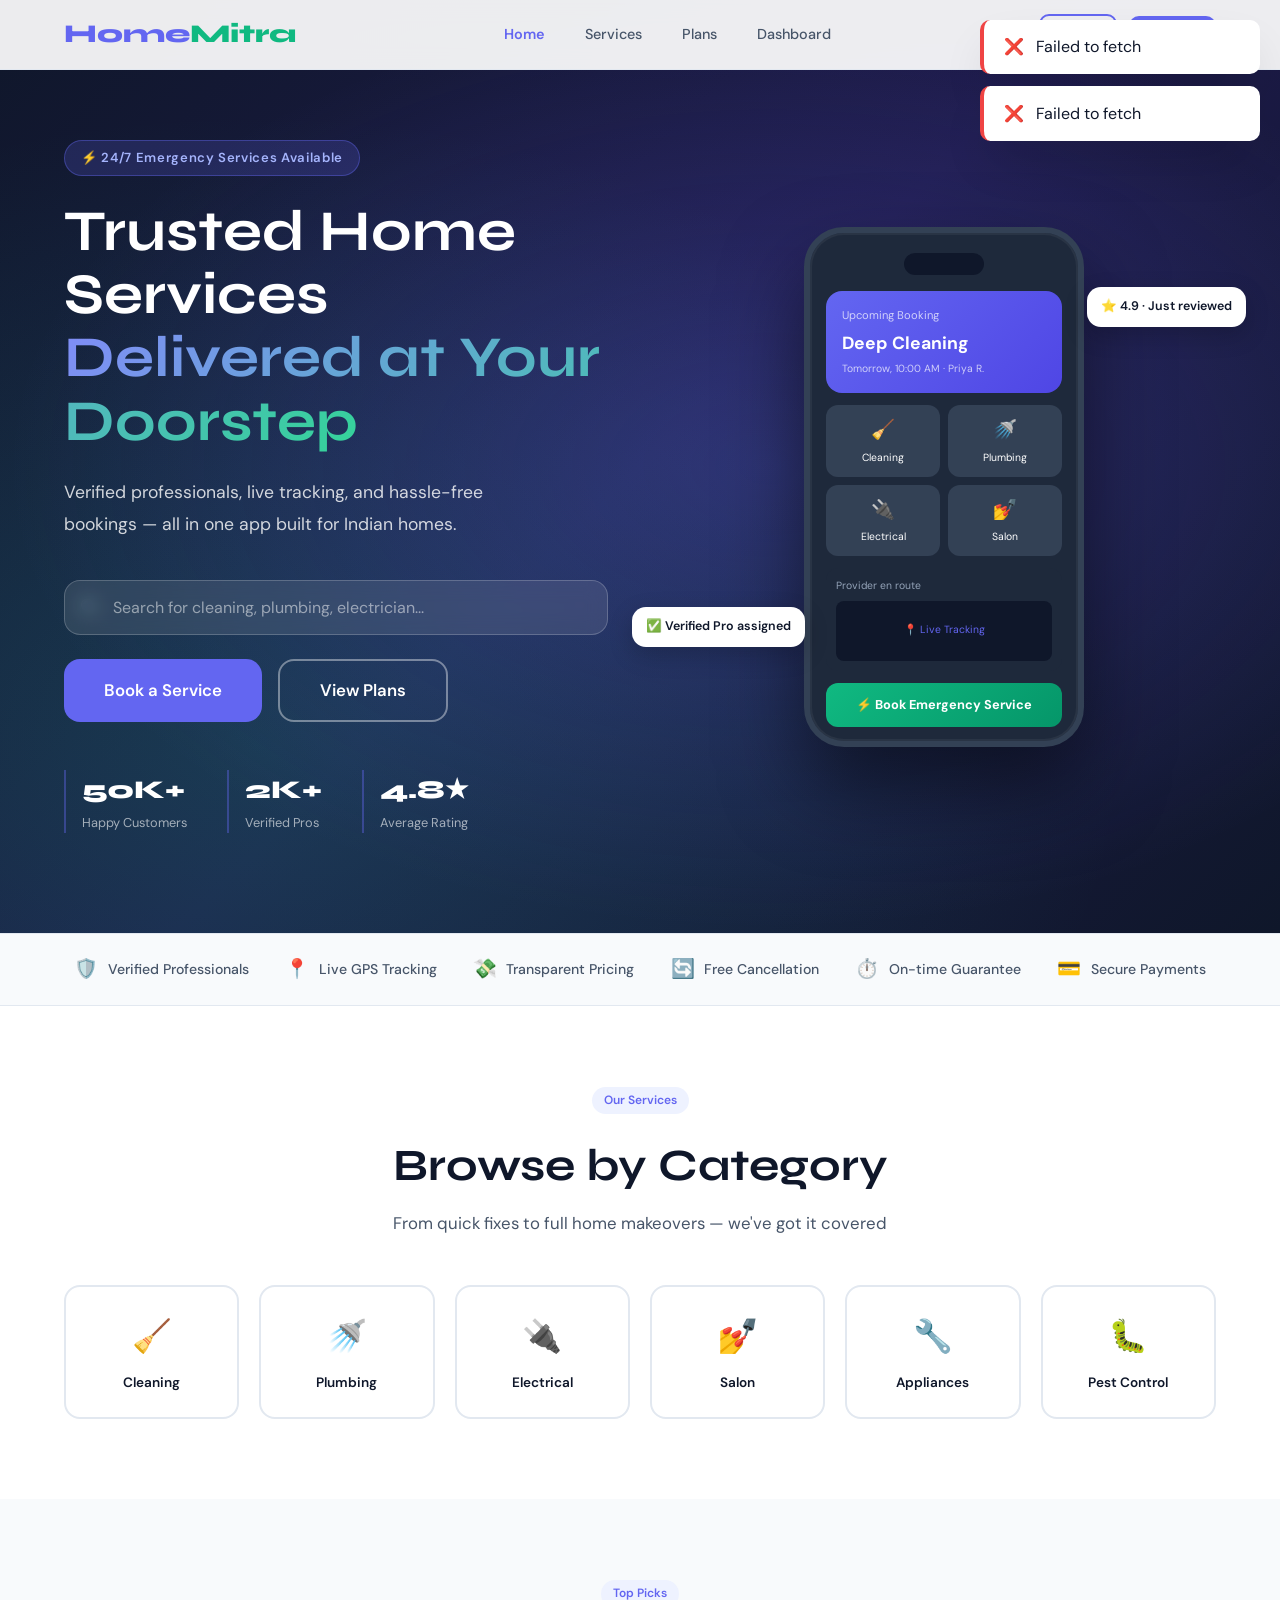
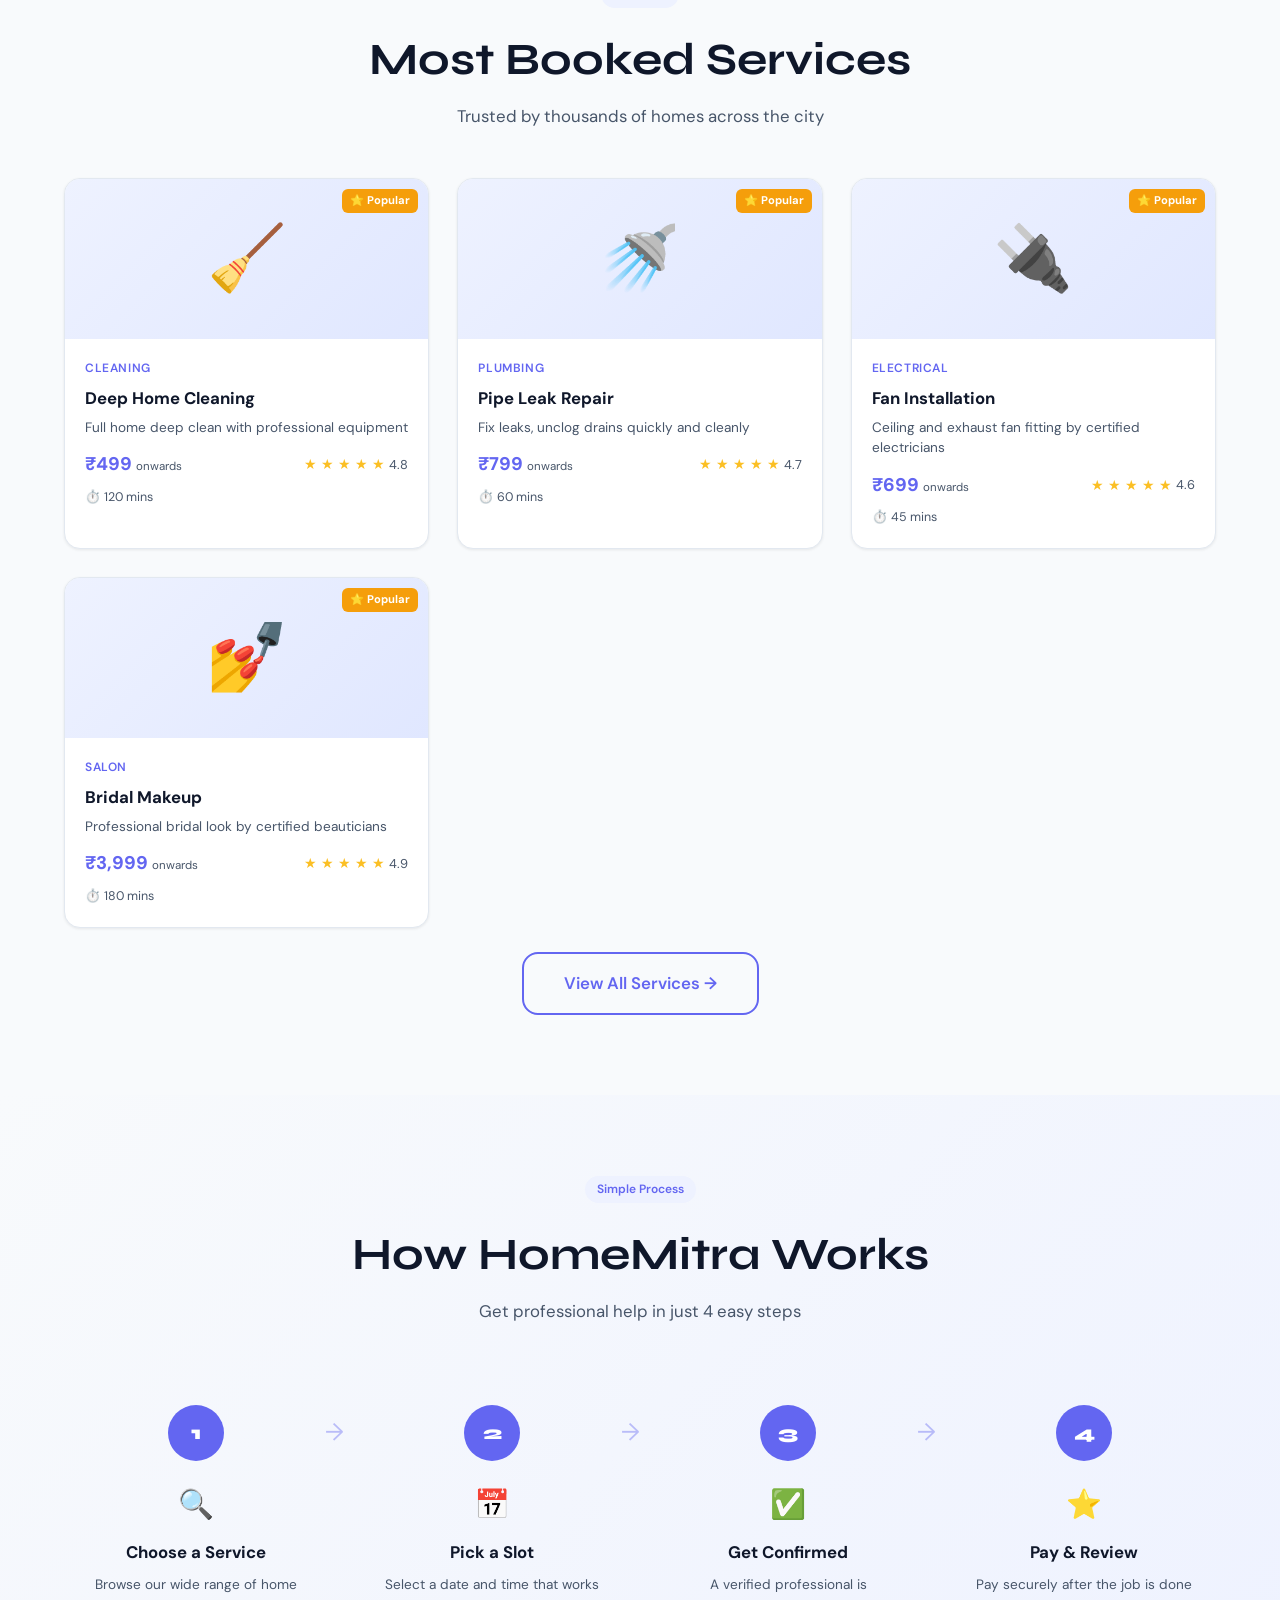
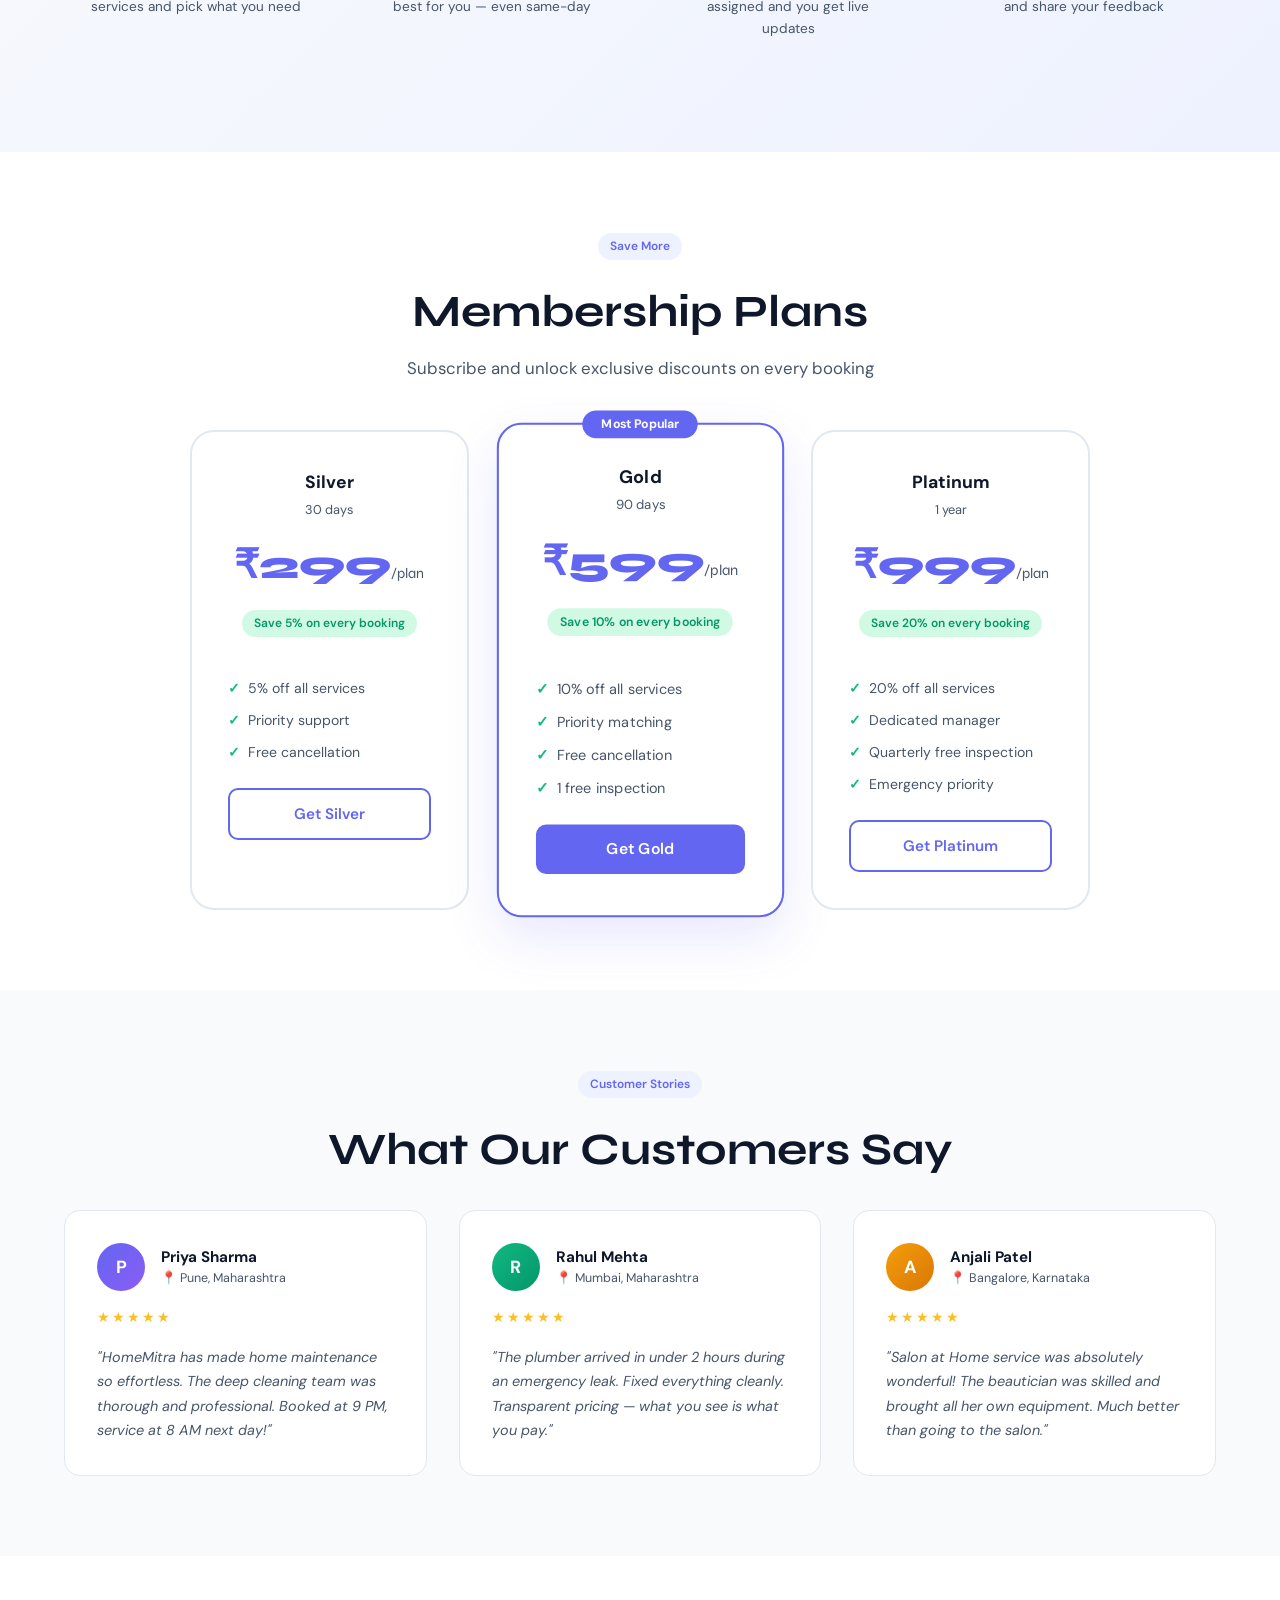
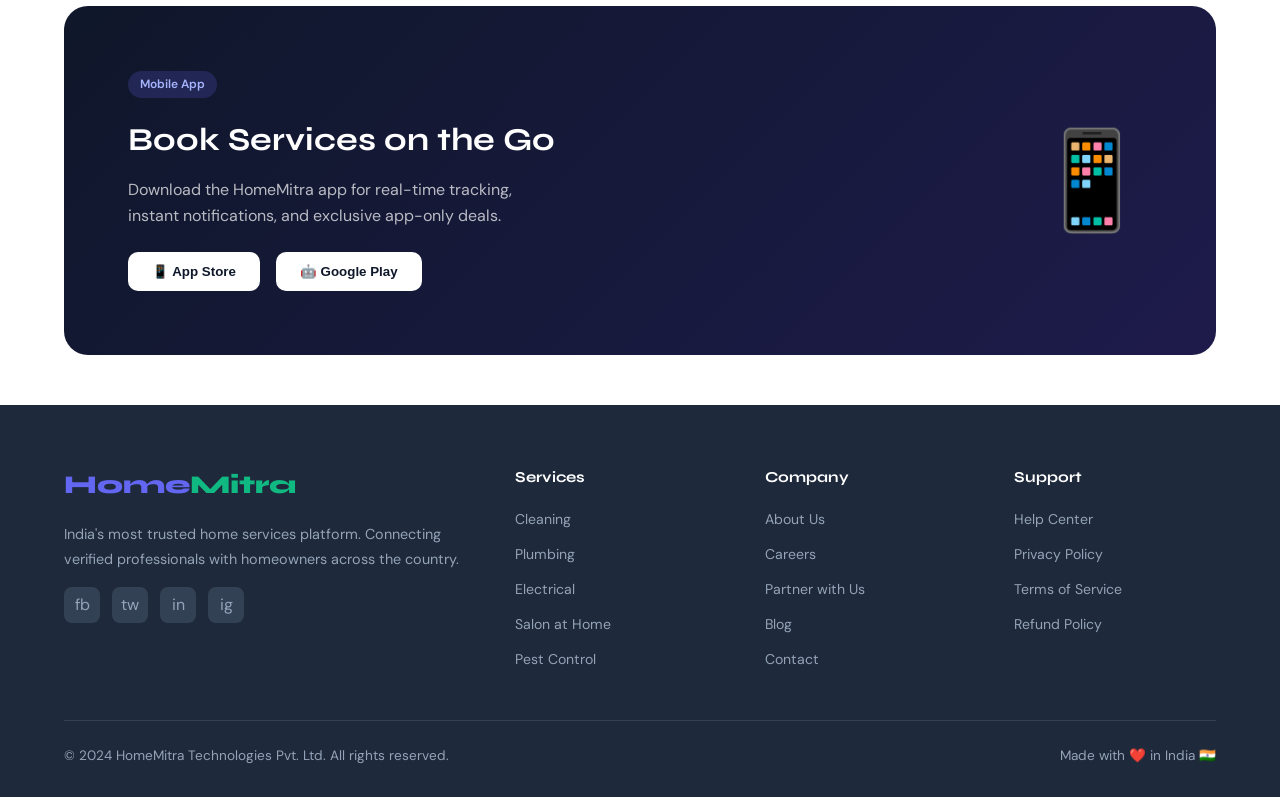
<file: index.html>
<!DOCTYPE html>
<html lang="en">

<head>
  <meta charset="UTF-8">
  <meta name="viewport" content="width=device-width, initial-scale=1.0">
  <title>HomeMitra – Home Services On Demand</title>
  <link rel="stylesheet" href="css/global.css">
  <link href="https://cdnjs.cloudflare.com/ajax/libs/font-awesome/6.4.0/css/all.min.css" rel="stylesheet">
  <style>
    /* ── Hero ── */
    .hero {
      padding: 140px 0 100px;
      background: linear-gradient(135deg, #0f172a 0%, #1e1b4b 50%, #0f172a 100%);
      position: relative;
      overflow: hidden;
      color: white;
    }

    .hero::before {
      content: '';
      position: absolute;
      inset: 0;
      background: radial-gradient(ellipse at 60% 50%, rgba(99, 102, 241, 0.25) 0%, transparent 70%),
        radial-gradient(ellipse at 20% 80%, rgba(16, 185, 129, 0.2) 0%, transparent 60%);
    }

    .hero-grid {
      display: grid;
      grid-template-columns: 1fr 1fr;
      gap: 4rem;
      align-items: center;
      position: relative;
    }

    .hero-eyebrow {
      display: inline-flex;
      align-items: center;
      gap: 0.5rem;
      background: rgba(99, 102, 241, 0.2);
      border: 1px solid rgba(99, 102, 241, 0.4);
      color: #a5b4fc;
      padding: 0.4rem 1rem;
      border-radius: 99px;
      font-size: 0.82rem;
      font-weight: 600;
      letter-spacing: 0.05em;
      margin-bottom: 1.5rem;
    }

    .hero h1 {
      font-size: clamp(2.2rem, 5vw, 3.6rem);
      line-height: 1.1;
      margin-bottom: 1.5rem;
    }

    .hero h1 span {
      background: linear-gradient(135deg, #818cf8, #34d399);
      -webkit-background-clip: text;
      -webkit-text-fill-color: transparent;
    }

    .hero p {
      font-size: 1.1rem;
      opacity: 0.8;
      margin-bottom: 2.5rem;
      line-height: 1.8;
      max-width: 480px;
    }

    .hero-cta {
      display: flex;
      gap: 1rem;
      flex-wrap: wrap;
    }

    .hero-stats {
      display: flex;
      gap: 2.5rem;
      margin-top: 3rem;
    }

    .stat {
      border-left: 2px solid rgba(99, 102, 241, 0.4);
      padding-left: 1rem;
    }

    .stat-num {
      font-family: 'Syne', sans-serif;
      font-size: 1.6rem;
      font-weight: 800;
    }

    .stat-lbl {
      font-size: 0.8rem;
      opacity: 0.6;
      margin-top: 0.1rem;
    }

    .hero-visual {
      position: relative;
      display: flex;
      align-items: center;
      justify-content: center;
    }

    .hero-phone {
      width: 280px;
      height: 520px;
      background: #1e293b;
      border-radius: 40px;
      border: 6px solid #334155;
      box-shadow: 0 40px 80px rgba(0, 0, 0, 0.5), inset 0 0 0 2px rgba(255, 255, 255, 0.05);
      position: relative;
      overflow: hidden;
      padding: 20px 16px;
    }

    .phone-notch {
      width: 80px;
      height: 22px;
      background: #0f172a;
      border-radius: 12px;
      margin: 0 auto 16px;
    }

    .phone-card {
      background: linear-gradient(135deg, #6366f1, #4f46e5);
      border-radius: 16px;
      padding: 16px;
      margin-bottom: 12px;
    }

    .phone-card-title {
      font-size: 0.7rem;
      opacity: 0.7;
      margin-bottom: 4px;
    }

    .phone-card-val {
      font-size: 1.1rem;
      font-weight: 700;
    }

    .phone-services {
      display: grid;
      grid-template-columns: 1fr 1fr;
      gap: 8px;
    }

    .phone-svc {
      background: #334155;
      border-radius: 12px;
      padding: 10px;
      text-align: center;
      font-size: 0.65rem;
    }

    .phone-svc span {
      display: block;
      font-size: 1.2rem;
      margin-bottom: 4px;
    }

    .phone-book-btn {
      margin-top: 12px;
      background: linear-gradient(135deg, #10b981, #059669);
      border-radius: 12px;
      padding: 12px;
      text-align: center;
      font-size: 0.8rem;
      font-weight: 700;
    }

    .floating-badge {
      position: absolute;
      background: white;
      border-radius: 14px;
      padding: 10px 14px;
      box-shadow: 0 8px 24px rgba(0, 0, 0, 0.2);
      display: flex;
      align-items: center;
      gap: 8px;
      font-size: 0.78rem;
      font-weight: 600;
      color: var(--dark);
    }

    .floating-badge.one {
      top: 60px;
      right: -30px;
      animation: float1 4s ease-in-out infinite;
    }

    .floating-badge.two {
      bottom: 100px;
      left: -40px;
      animation: float1 4s ease-in-out infinite 1.5s;
    }

    @keyframes float1 {

      0%,
      100% {
        transform: translateY(0)
      }

      50% {
        transform: translateY(-10px)
      }
    }

    /* ── Trust bar ── */
    .trust-bar {
      background: var(--light);
      border-top: 1px solid var(--border);
      border-bottom: 1px solid var(--border);
      padding: 1.25rem 0;
    }

    .trust-items {
      display: flex;
      justify-content: space-around;
      align-items: center;
      flex-wrap: wrap;
      gap: 1rem;
    }

    .trust-item {
      display: flex;
      align-items: center;
      gap: 0.6rem;
      font-size: 0.88rem;
      font-weight: 500;
      color: var(--mid);
    }

    .trust-icon {
      font-size: 1.2rem;
    }

    /* ── Categories ── */
    .cat-grid {
      display: grid;
      grid-template-columns: repeat(6, 1fr);
      gap: 1.25rem;
    }

    .cat-card {
      background: white;
      border: 2px solid var(--border);
      border-radius: var(--radius);
      padding: 1.5rem 1rem;
      text-align: center;
      cursor: pointer;
      transition: all var(--transition);
      text-decoration: none;
      color: var(--dark);
    }

    .cat-card:hover {
      border-color: var(--primary);
      transform: translateY(-4px);
      background: var(--primary-light);
    }

    .cat-card.active {
      border-color: var(--primary);
      background: var(--primary-light);
    }

    .cat-icon {
      font-size: 2rem;
      margin-bottom: 0.6rem;
      display: block;
    }

    .cat-name {
      font-size: 0.85rem;
      font-weight: 600;
    }

    .cat-count {
      font-size: 0.72rem;
      color: var(--mid);
      margin-top: 0.2rem;
    }

    /* ── Service Cards ── */
    .services-grid {
      display: grid;
      grid-template-columns: repeat(auto-fill, minmax(280px, 1fr));
      gap: 1.75rem;
    }

    .svc-card {
      background: white;
      border-radius: var(--radius);
      overflow: hidden;
      box-shadow: var(--shadow-sm);
      border: 1px solid var(--border);
      transition: all var(--transition);
      cursor: pointer;
    }

    .svc-card:hover {
      transform: translateY(-6px);
      box-shadow: var(--shadow);
      border-color: var(--primary);
    }

    .svc-img {
      height: 160px;
      background: linear-gradient(135deg, var(--primary-light), #e0e7ff);
      display: flex;
      align-items: center;
      justify-content: center;
      font-size: 4rem;
      position: relative;
    }

    .svc-featured {
      position: absolute;
      top: 10px;
      right: 10px;
      background: var(--accent);
      color: white;
      font-size: 0.7rem;
      font-weight: 700;
      padding: 3px 8px;
      border-radius: 6px;
    }

    .svc-body {
      padding: 1.25rem;
    }

    .svc-category {
      font-size: 0.75rem;
      color: var(--primary);
      font-weight: 600;
      text-transform: uppercase;
      letter-spacing: 0.05em;
      margin-bottom: 0.4rem;
    }

    .svc-name {
      font-size: 1.05rem;
      font-weight: 700;
      margin-bottom: 0.4rem;
    }

    .svc-desc {
      font-size: 0.85rem;
      color: var(--mid);
      margin-bottom: 0.75rem;
      line-height: 1.5;
    }

    .svc-meta {
      display: flex;
      align-items: center;
      justify-content: space-between;
    }

    .svc-price {
      font-size: 1.15rem;
      font-weight: 800;
      color: var(--primary);
    }

    .svc-price small {
      font-size: 0.72rem;
      color: var(--mid);
      font-weight: 400;
    }

    .svc-rating {
      display: flex;
      align-items: center;
      gap: 4px;
      font-size: 0.8rem;
      color: var(--mid);
    }

    .svc-duration {
      font-size: 0.78rem;
      color: var(--mid);
      display: flex;
      align-items: center;
      gap: 4px;
      margin-top: 0.5rem;
    }

    /* ── How it works ── */
    .hiw {
      background: linear-gradient(135deg, #f8fafc, #eef2ff);
    }

    .hiw-grid {
      display: grid;
      grid-template-columns: repeat(4, 1fr);
      gap: 2rem;
    }

    .hiw-step {
      text-align: center;
      padding: 2rem 1.5rem;
      position: relative;
    }

    .hiw-step:not(:last-child)::after {
      content: '→';
      position: absolute;
      right: -1rem;
      top: 2.5rem;
      font-size: 1.5rem;
      color: var(--primary);
      opacity: 0.4;
    }

    .hiw-num {
      width: 56px;
      height: 56px;
      border-radius: 50%;
      background: var(--primary);
      color: white;
      display: flex;
      align-items: center;
      justify-content: center;
      font-family: 'Syne', sans-serif;
      font-size: 1.2rem;
      font-weight: 800;
      margin: 0 auto 1.25rem;
    }

    .hiw-icon {
      font-size: 1.8rem;
      margin-bottom: 0.75rem;
    }

    .hiw-title {
      font-size: 1.05rem;
      font-weight: 700;
      margin-bottom: 0.5rem;
    }

    .hiw-desc {
      font-size: 0.85rem;
      color: var(--mid);
      line-height: 1.6;
    }

    /* ── Subscriptions ── */
    .plans-grid {
      display: grid;
      grid-template-columns: repeat(3, 1fr);
      gap: 2rem;
      max-width: 900px;
      margin: 0 auto;
    }

    .plan-card {
      background: white;
      border: 2px solid var(--border);
      border-radius: var(--radius-lg);
      padding: 2.25rem;
      text-align: center;
      transition: all var(--transition);
      position: relative;
    }

    .plan-card.popular {
      border-color: var(--primary);
      transform: scale(1.03);
      box-shadow: 0 20px 50px rgba(99, 102, 241, 0.15);
    }

    .plan-popular-tag {
      position: absolute;
      top: -14px;
      left: 50%;
      transform: translateX(-50%);
      background: var(--primary);
      color: white;
      padding: 4px 18px;
      border-radius: 99px;
      font-size: 0.75rem;
      font-weight: 700;
    }

    .plan-name {
      font-size: 1.1rem;
      font-weight: 700;
      margin-bottom: 0.25rem;
    }

    .plan-price {
      font-size: 2.5rem;
      font-weight: 800;
      color: var(--primary);
      margin: 0.75rem 0;
      font-family: 'Syne', sans-serif;
    }

    .plan-price small {
      font-size: 0.9rem;
      font-weight: 400;
      color: var(--mid);
    }

    .plan-features {
      list-style: none;
      margin: 1.5rem 0;
      display: flex;
      flex-direction: column;
      gap: 0.6rem;
    }

    .plan-features li {
      font-size: 0.88rem;
      color: var(--mid);
      display: flex;
      align-items: center;
      gap: 0.5rem;
    }

    .plan-features li::before {
      content: '✓';
      color: var(--secondary);
      font-weight: 700;
    }

    /* ── Testimonials ── */
    .testimonials-grid {
      display: grid;
      grid-template-columns: repeat(3, 1fr);
      gap: 2rem;
    }

    .testi-card {
      background: white;
      border-radius: var(--radius);
      padding: 2rem;
      border: 1px solid var(--border);
    }

    .testi-top {
      display: flex;
      align-items: center;
      gap: 1rem;
      margin-bottom: 1rem;
    }

    .testi-avatar {
      width: 48px;
      height: 48px;
      border-radius: 50%;
      display: flex;
      align-items: center;
      justify-content: center;
      font-weight: 700;
      color: white;
      font-size: 1.1rem;
    }

    .testi-name {
      font-weight: 700;
      font-size: 0.95rem;
    }

    .testi-loc {
      font-size: 0.78rem;
      color: var(--mid);
    }

    .testi-text {
      font-size: 0.9rem;
      color: var(--mid);
      line-height: 1.7;
      font-style: italic;
    }

    /* ── App Banner ── */
    .app-banner {
      background: linear-gradient(135deg, #0f172a, #1e1b4b);
      color: white;
      border-radius: var(--radius-lg);
      padding: 4rem;
      display: flex;
      align-items: center;
      justify-content: space-between;
      gap: 2rem;
    }

    .app-btns {
      display: flex;
      gap: 1rem;
      margin-top: 1.5rem;
    }

    .app-btn {
      background: white;
      color: var(--dark);
      border-radius: var(--radius-sm);
      padding: 0.75rem 1.5rem;
      display: flex;
      align-items: center;
      gap: 0.75rem;
      font-weight: 600;
      transition: all var(--transition);
      cursor: pointer;
      border: none;
    }

    .app-btn:hover {
      background: var(--primary-light);
      transform: translateY(-2px);
    }

    .app-phones {
      font-size: 6rem;
    }

    /* ── Search bar ── */
    .search-wrap {
      position: relative;
      max-width: 560px;
    }

    .search-input {
      width: 100%;
      padding: 1rem 1.25rem 1rem 3rem;
      background: rgba(255, 255, 255, 0.1);
      border: 1px solid rgba(255, 255, 255, 0.2);
      border-radius: var(--radius);
      color: white;
      font-size: 1rem;
      backdrop-filter: blur(10px);
      transition: all var(--transition);
      font-family: 'DM Sans', sans-serif;
    }

    .search-input::placeholder {
      color: rgba(255, 255, 255, 0.5);
    }

    .search-input:focus {
      outline: none;
      background: rgba(255, 255, 255, 0.15);
      border-color: rgba(255, 255, 255, 0.4);
    }

    .search-icon {
      position: absolute;
      left: 1rem;
      top: 50%;
      transform: translateY(-50%);
      opacity: 0.6;
    }

    .search-results {
      position: absolute;
      top: calc(100% + 8px);
      left: 0;
      right: 0;
      background: white;
      border-radius: var(--radius-sm);
      box-shadow: var(--shadow-lg);
      max-height: 320px;
      overflow-y: auto;
      z-index: 100;
      display: none;
    }

    .search-results.open {
      display: block;
    }

    .search-item {
      padding: 0.75rem 1rem;
      display: flex;
      align-items: center;
      gap: 0.75rem;
      cursor: pointer;
      transition: background var(--transition);
      border-bottom: 1px solid var(--border);
      color: var(--dark);
    }

    .search-item:hover {
      background: var(--light);
    }

    .search-item:last-child {
      border-bottom: none;
    }

    @media (max-width: 1024px) {
      .cat-grid {
        grid-template-columns: repeat(3, 1fr);
      }

      .hiw-grid {
        grid-template-columns: repeat(2, 1fr);
      }
    }

    @media (max-width: 768px) {
      .hero-grid {
        grid-template-columns: 1fr;
        text-align: center;
      }

      .hero-visual {
        display: none;
      }

      .hero-cta {
        justify-content: center;
      }

      .hero-stats {
        justify-content: center;
      }

      .cat-grid {
        grid-template-columns: repeat(3, 1fr);
      }

      .plans-grid {
        grid-template-columns: 1fr;
        max-width: 360px;
      }

      .plan-card.popular {
        transform: none;
      }

      .testimonials-grid {
        grid-template-columns: 1fr;
      }

      .app-banner {
        flex-direction: column;
        text-align: center;
        padding: 2.5rem;
      }

      .app-btns {
        justify-content: center;
      }
    }

    @media (max-width: 480px) {
      .cat-grid {
        grid-template-columns: repeat(2, 1fr);
      }
    }
  </style>
</head>

<body>

  <!-- NAVBAR -->
  <nav class="navbar">
    <div class="container nav-inner">
      <a href="/index.html" class="nav-logo"><span>Home</span><span>Mitra</span></a>
      <ul class="nav-links" id="navLinks">
        <li><a href="/index.html" class="active">Home</a></li>
        <li><a href="/pages/services.html">Services</a></li>
        <li><a href="/pages/subscriptions.html">Plans</a></li>
        <li><a href="/pages/dashboard.html">Dashboard</a></li>
      </ul>
      <div class="nav-actions" id="navActions"></div>
      <div class="hamburger" id="hamburger"><span></span><span></span><span></span></div>
    </div>
  </nav>

  <!-- HERO -->
  <section class="hero">
    <div class="container hero-grid">
      <div class="hero-content">
        <div class="hero-eyebrow">⚡ 24/7 Emergency Services Available</div>
        <h1>Trusted Home Services<br><span>Delivered at Your<br>Doorstep</span></h1>
        <p>Verified professionals, live tracking, and hassle-free bookings — all in one app built for Indian homes.</p>
        <div class="search-wrap mb-3">
          <span class="search-icon">🔍</span>
          <input type="text" class="search-input" placeholder="Search for cleaning, plumbing, electrician..."
            id="searchInput" autocomplete="off">
          <div class="search-results" id="searchResults"></div>
        </div>
        <div class="hero-cta">
          <a href="/pages/services.html" class="btn btn-primary btn-lg">Book a Service</a>
          <a href="/pages/subscriptions.html" class="btn btn-secondary btn-lg"
            style="border-color:rgba(255,255,255,0.4);color:white">View Plans</a>
        </div>
        <div class="hero-stats">
          <div class="stat">
            <div class="stat-num">50K+</div>
            <div class="stat-lbl">Happy Customers</div>
          </div>
          <div class="stat">
            <div class="stat-num">2K+</div>
            <div class="stat-lbl">Verified Pros</div>
          </div>
          <div class="stat">
            <div class="stat-num">4.8★</div>
            <div class="stat-lbl">Average Rating</div>
          </div>
        </div>
      </div>
      <div class="hero-visual">
        <div class="hero-phone">
          <div class="phone-notch"></div>
          <div class="phone-card">
            <div class="phone-card-title">Upcoming Booking</div>
            <div class="phone-card-val">Deep Cleaning</div>
            <div style="font-size:0.65rem;opacity:0.7;margin-top:4px">Tomorrow, 10:00 AM · Priya R.</div>
          </div>
          <div class="phone-services">
            <div class="phone-svc"><span>🧹</span>Cleaning</div>
            <div class="phone-svc"><span>🚿</span>Plumbing</div>
            <div class="phone-svc"><span>🔌</span>Electrical</div>
            <div class="phone-svc"><span>💅</span>Salon</div>
          </div>
          <div style="margin-top:12px;background:#1e293b;border-radius:12px;padding:10px">
            <div style="font-size:0.65rem;color:#94a3b8;margin-bottom:6px">Provider en route</div>
            <div
              style="height:60px;background:#0f172a;border-radius:8px;display:flex;align-items:center;justify-content:center;font-size:0.65rem;color:#6366f1">
              📍 Live Tracking</div>
          </div>
          <div class="phone-book-btn">⚡ Book Emergency Service</div>
        </div>
        <div class="floating-badge one">⭐ 4.9 · Just reviewed</div>
        <div class="floating-badge two">✅ Verified Pro assigned</div>
      </div>
    </div>
  </section>

  <!-- TRUST BAR -->
  <div class="trust-bar">
    <div class="container trust-items">
      <div class="trust-item"><span class="trust-icon">🛡️</span> Verified Professionals</div>
      <div class="trust-item"><span class="trust-icon">📍</span> Live GPS Tracking</div>
      <div class="trust-item"><span class="trust-icon">💸</span> Transparent Pricing</div>
      <div class="trust-item"><span class="trust-icon">🔄</span> Free Cancellation</div>
      <div class="trust-item"><span class="trust-icon">⏱️</span> On-time Guarantee</div>
      <div class="trust-item"><span class="trust-icon">💳</span> Secure Payments</div>
    </div>
  </div>

  <!-- CATEGORIES -->
  <section class="section">
    <div class="container">
      <div class="text-center mb-3">
        <p class="badge badge-primary mb-2">Our Services</p>
        <h2 class="section-title">Browse by Category</h2>
        <p class="section-sub">From quick fixes to full home makeovers — we've got it covered</p>
      </div>
      <div class="cat-grid" id="catGrid">
        <!-- JS populated -->
        <div class="cat-card skeleton" style="height:130px"></div>
        <div class="cat-card skeleton" style="height:130px"></div>
        <div class="cat-card skeleton" style="height:130px"></div>
        <div class="cat-card skeleton" style="height:130px"></div>
        <div class="cat-card skeleton" style="height:130px"></div>
        <div class="cat-card skeleton" style="height:130px"></div>
      </div>
    </div>
  </section>

  <!-- FEATURED SERVICES -->
  <section class="section" style="background:var(--light)">
    <div class="container">
      <div class="text-center mb-3">
        <p class="badge badge-primary mb-2">Top Picks</p>
        <h2 class="section-title">Most Booked Services</h2>
        <p class="section-sub">Trusted by thousands of homes across the city</p>
      </div>
      <div class="services-grid" id="servicesGrid">
        <!-- skeleton -->
      </div>
      <div class="text-center mt-3">
        <a href="/pages/services.html" class="btn btn-secondary btn-lg">View All Services →</a>
      </div>
    </div>
  </section>

  <!-- HOW IT WORKS -->
  <section class="section hiw">
    <div class="container">
      <div class="text-center mb-3">
        <p class="badge badge-primary mb-2">Simple Process</p>
        <h2 class="section-title">How HomeMitra Works</h2>
        <p class="section-sub">Get professional help in just 4 easy steps</p>
      </div>
      <div class="hiw-grid">
        <div class="hiw-step">
          <div class="hiw-num">1</div>
          <div class="hiw-icon">🔍</div>
          <div class="hiw-title">Choose a Service</div>
          <div class="hiw-desc">Browse our wide range of home services and pick what you need</div>
        </div>
        <div class="hiw-step">
          <div class="hiw-num">2</div>
          <div class="hiw-icon">📅</div>
          <div class="hiw-title">Pick a Slot</div>
          <div class="hiw-desc">Select a date and time that works best for you — even same-day</div>
        </div>
        <div class="hiw-step">
          <div class="hiw-num">3</div>
          <div class="hiw-icon">✅</div>
          <div class="hiw-title">Get Confirmed</div>
          <div class="hiw-desc">A verified professional is assigned and you get live updates</div>
        </div>
        <div class="hiw-step">
          <div class="hiw-num">4</div>
          <div class="hiw-icon">⭐</div>
          <div class="hiw-title">Pay & Review</div>
          <div class="hiw-desc">Pay securely after the job is done and share your feedback</div>
        </div>
      </div>
    </div>
  </section>

  <!-- SUBSCRIPTION PLANS -->
  <section class="section">
    <div class="container">
      <div class="text-center mb-3">
        <p class="badge badge-primary mb-2">Save More</p>
        <h2 class="section-title">Membership Plans</h2>
        <p class="section-sub">Subscribe and unlock exclusive discounts on every booking</p>
      </div>
      <div class="plans-grid" id="plansGrid">
        <!-- JS populated -->
        <div class="plan-card skeleton" style="height:400px"></div>
        <div class="plan-card skeleton" style="height:400px"></div>
        <div class="plan-card skeleton" style="height:400px"></div>
      </div>
    </div>
  </section>

  <!-- TESTIMONIALS -->
  <section class="section" style="background:var(--light)">
    <div class="container">
      <div class="text-center mb-3">
        <p class="badge badge-primary mb-2">Customer Stories</p>
        <h2 class="section-title">What Our Customers Say</h2>
      </div>
      <div class="testimonials-grid">
        <div class="testi-card">
          <div class="testi-top">
            <div class="testi-avatar" style="background:linear-gradient(135deg,#6366f1,#8b5cf6)">P</div>
            <div>
              <div class="testi-name">Priya Sharma</div>
              <div class="testi-loc">📍 Pune, Maharashtra</div>
            </div>
          </div>
          <div class="stars mb-2">${renderStarsHTML(5)}</div>
          <p class="testi-text">"HomeMitra has made home maintenance so effortless. The deep cleaning team was thorough
            and professional. Booked at 9 PM, service at 8 AM next day!"</p>
        </div>
        <div class="testi-card">
          <div class="testi-top">
            <div class="testi-avatar" style="background:linear-gradient(135deg,#10b981,#059669)">R</div>
            <div>
              <div class="testi-name">Rahul Mehta</div>
              <div class="testi-loc">📍 Mumbai, Maharashtra</div>
            </div>
          </div>
          <div class="stars mb-2">${renderStarsHTML(5)}</div>
          <p class="testi-text">"The plumber arrived in under 2 hours during an emergency leak. Fixed everything
            cleanly. Transparent pricing — what you see is what you pay."</p>
        </div>
        <div class="testi-card">
          <div class="testi-top">
            <div class="testi-avatar" style="background:linear-gradient(135deg,#f59e0b,#d97706)">A</div>
            <div>
              <div class="testi-name">Anjali Patel</div>
              <div class="testi-loc">📍 Bangalore, Karnataka</div>
            </div>
          </div>
          <div class="stars mb-2">${renderStarsHTML(4)}</div>
          <p class="testi-text">"Salon at Home service was absolutely wonderful! The beautician was skilled and brought
            all her own equipment. Much better than going to the salon."</p>
        </div>
      </div>
    </div>
  </section>

  <!-- APP BANNER -->
  <section class="section-sm">
    <div class="container">
      <div class="app-banner">
        <div>
          <p class="badge badge-primary mb-2" style="background:rgba(99,102,241,0.2);color:#a5b4fc">Mobile App</p>
          <h2 style="font-size:2rem;margin-bottom:0.75rem">Book Services on the Go</h2>
          <p style="opacity:0.7;max-width:400px">Download the HomeMitra app for real-time tracking, instant
            notifications, and exclusive app-only deals.</p>
          <div class="app-btns">
            <button class="app-btn">📱 App Store</button>
            <button class="app-btn">🤖 Google Play</button>
          </div>
        </div>
        <div class="app-phones">📱</div>
      </div>
    </div>
  </section>

  <!-- FOOTER -->
  <footer class="footer">
    <div class="container">
      <div class="footer-grid">
        <div class="footer-brand">
          <div class="nav-logo"><span>Home</span><span>Mitra</span></div>
          <p>India's most trusted home services platform. Connecting verified professionals with homeowners across the
            country.</p>
          <div class="social-links">
            <a class="social-link" href="#">fb</a>
            <a class="social-link" href="#">tw</a>
            <a class="social-link" href="#">in</a>
            <a class="social-link" href="#">ig</a>
          </div>
        </div>
        <div class="footer-col">
          <h4>Services</h4>
          <ul>
            <li><a href="#">Cleaning</a></li>
            <li><a href="#">Plumbing</a></li>
            <li><a href="#">Electrical</a></li>
            <li><a href="#">Salon at Home</a></li>
            <li><a href="#">Pest Control</a></li>
          </ul>
        </div>
        <div class="footer-col">
          <h4>Company</h4>
          <ul>
            <li><a href="#">About Us</a></li>
            <li><a href="#">Careers</a></li>
            <li><a href="#">Partner with Us</a></li>
            <li><a href="#">Blog</a></li>
            <li><a href="#">Contact</a></li>
          </ul>
        </div>
        <div class="footer-col">
          <h4>Support</h4>
          <ul>
            <li><a href="#">Help Center</a></li>
            <li><a href="#">Privacy Policy</a></li>
            <li><a href="#">Terms of Service</a></li>
            <li><a href="#">Refund Policy</a></li>
          </ul>
        </div>
      </div>
      <div class="footer-bottom">
        <span>© 2024 HomeMitra Technologies Pvt. Ltd. All rights reserved.</span>
        <span>Made with ❤️ in India 🇮🇳</span>
      </div>
    </div>
  </footer>

  <script src="js/api.js"></script>
  <script>
    function renderStarsHTML(r) {
      return Array.from({ length: 5 }, (_, i) => `<span class="star${i < r ? '' : ' empty'}">★</span>`).join('');
    }
    document.querySelectorAll('.stars').forEach(el => {
      if (el.textContent.includes('${renderStarsHTML')) {
        el.innerHTML = renderStarsHTML(5);
      }
    });

    // Navbar
    initNavbar();

    // Load categories
    api.categories.all().then(res => {
      const grid = document.getElementById('catGrid');
      grid.innerHTML = res.data.map(c => `
    <a href="/pages/services.html?category=${c.id}" class="cat-card">
      <span class="cat-icon">${c.icon}</span>
      <div class="cat-name">${c.name}</div>
    </a>`).join('');
    }).catch(() => {
      document.getElementById('catGrid').innerHTML = [
        { icon: '🧹', name: 'Cleaning' }, { icon: '🚿', name: 'Plumbing' },
        { icon: '🔌', name: 'Electrical' }, { icon: '💅', name: 'Salon' },
        { icon: '🔧', name: 'Appliances' }, { icon: '🐛', name: 'Pest Control' }
      ].map(c => `<a href="/pages/services.html" class="cat-card"><span class="cat-icon">${c.icon}</span><div class="cat-name">${c.name}</div></a>`).join('');
    });

    // Load featured services
    const sgrid = document.getElementById('servicesGrid');
    sgrid.innerHTML = skeletonCard(4);
    api.services.featured().then(res => {
      sgrid.innerHTML = res.data.map(s => `
    <div class="svc-card" onclick="location.href='/pages/service-detail.html?slug=${s.slug}'">
      <div class="svc-img">
        ${s.imageUrl ? `<img src="${s.imageUrl}" alt="${s.name}" style="width:100%;height:100%;object-fit:cover">` : `<span>${s.categoryIcon || '🏠'}</span>`}
        ${s.featured ? '<span class="svc-featured">⭐ Popular</span>' : ''}
      </div>
      <div class="svc-body">
        <div class="svc-category">${s.categoryName}</div>
        <div class="svc-name">${s.name}</div>
        <div class="svc-desc">${s.shortDesc || ''}</div>
        <div class="svc-meta">
          <div class="svc-price">${formatPrice(s.basePrice)} <small>onwards</small></div>
          <div class="svc-rating">${renderStarsHTML(Math.round(s.ratingAvg || 4))} ${(s.ratingAvg || 4.5).toFixed(1)}</div>
        </div>
        <div class="svc-duration">⏱️ ${s.durationMins} mins</div>
      </div>
    </div>`).join('');
    }).catch(() => {
      const mock = [
        { icon: '🧹', name: 'Deep Home Cleaning', cat: 'Cleaning', price: 499, rating: 4.8, dur: 120, desc: 'Full home deep clean with professional equipment' },
        { icon: '🚿', name: 'Pipe Leak Repair', cat: 'Plumbing', price: 799, rating: 4.7, dur: 60, desc: 'Fix leaks, unclog drains quickly and cleanly' },
        { icon: '🔌', name: 'Fan Installation', cat: 'Electrical', price: 699, rating: 4.6, dur: 45, desc: 'Ceiling and exhaust fan fitting by certified electricians' },
        { icon: '💅', name: 'Bridal Makeup', cat: 'Salon', price: 3999, rating: 4.9, dur: 180, desc: 'Professional bridal look by certified beauticians' },
      ];
      sgrid.innerHTML = mock.map(s => `
    <div class="svc-card" onclick="location.href='/pages/services.html'">
      <div class="svc-img"><span>${s.icon}</span><span class="svc-featured">⭐ Popular</span></div>
      <div class="svc-body">
        <div class="svc-category">${s.cat}</div>
        <div class="svc-name">${s.name}</div>
        <div class="svc-desc">${s.desc}</div>
        <div class="svc-meta">
          <div class="svc-price">${formatPrice(s.price)} <small>onwards</small></div>
          <div class="svc-rating">${renderStarsHTML(5)} ${s.rating}</div>
        </div>
        <div class="svc-duration">⏱️ ${s.dur} mins</div>
      </div>
    </div>`).join('');
    });

    // Load plans
    const plansData = [
      { name: 'Silver', price: 299, dur: '30 days', disc: '5%', features: ['5% off all services', 'Priority support', 'Free cancellation'] },
      { name: 'Gold', price: 599, dur: '90 days', disc: '10%', features: ['10% off all services', 'Priority matching', 'Free cancellation', '1 free inspection'], popular: true },
      { name: 'Platinum', price: 999, dur: '1 year', disc: '20%', features: ['20% off all services', 'Dedicated manager', 'Quarterly free inspection', 'Emergency priority'] },
    ];
    document.getElementById('plansGrid').innerHTML = plansData.map(p => `
  <div class="plan-card${p.popular ? ' popular' : ''}">
    ${p.popular ? '<div class="plan-popular-tag">Most Popular</div>' : ''}
    <div class="plan-name">${p.name}</div>
    <div style="font-size:0.8rem;color:var(--mid)">${p.dur}</div>
    <div class="plan-price">₹${p.price}<small>/plan</small></div>
    <div class="badge badge-success mb-2">Save ${p.disc} on every booking</div>
    <ul class="plan-features">${p.features.map(f => `<li>${f}</li>`).join('')}</ul>
    <a href="/pages/subscriptions.html" class="btn ${p.popular ? 'btn-primary' : 'btn-secondary'} btn-full">Get ${p.name}</a>
  </div>`).join('');

    // Search
    let searchTimer;
    document.getElementById('searchInput').addEventListener('input', e => {
      clearTimeout(searchTimer);
      const q = e.target.value.trim();
      const results = document.getElementById('searchResults');
      if (!q) { results.classList.remove('open'); return; }
      searchTimer = setTimeout(() => {
        api.services.search(q).then(res => {
          if (!res.data.length) { results.innerHTML = '<div class="search-item" style="color:var(--mid)">No results found</div>'; }
          else results.innerHTML = res.data.slice(0, 6).map(s =>
            `<div class="search-item" onclick="location.href='/pages/service-detail.html?slug=${s.slug}'">
          <span style="font-size:1.3rem">${s.categoryIcon || '🏠'}</span>
          <div><div style="font-weight:600;font-size:0.9rem">${s.name}</div><div style="font-size:0.78rem;color:var(--mid)">${s.categoryName} · ${formatPrice(s.basePrice)}</div></div>
         </div>`).join('');
          results.classList.add('open');
        }).catch(() => { });
      }, 350);
    });

    document.addEventListener('click', e => {
      if (!e.target.closest('.search-wrap')) document.getElementById('searchResults').classList.remove('open');
    });
  </script>
</body>

</html>
</file>
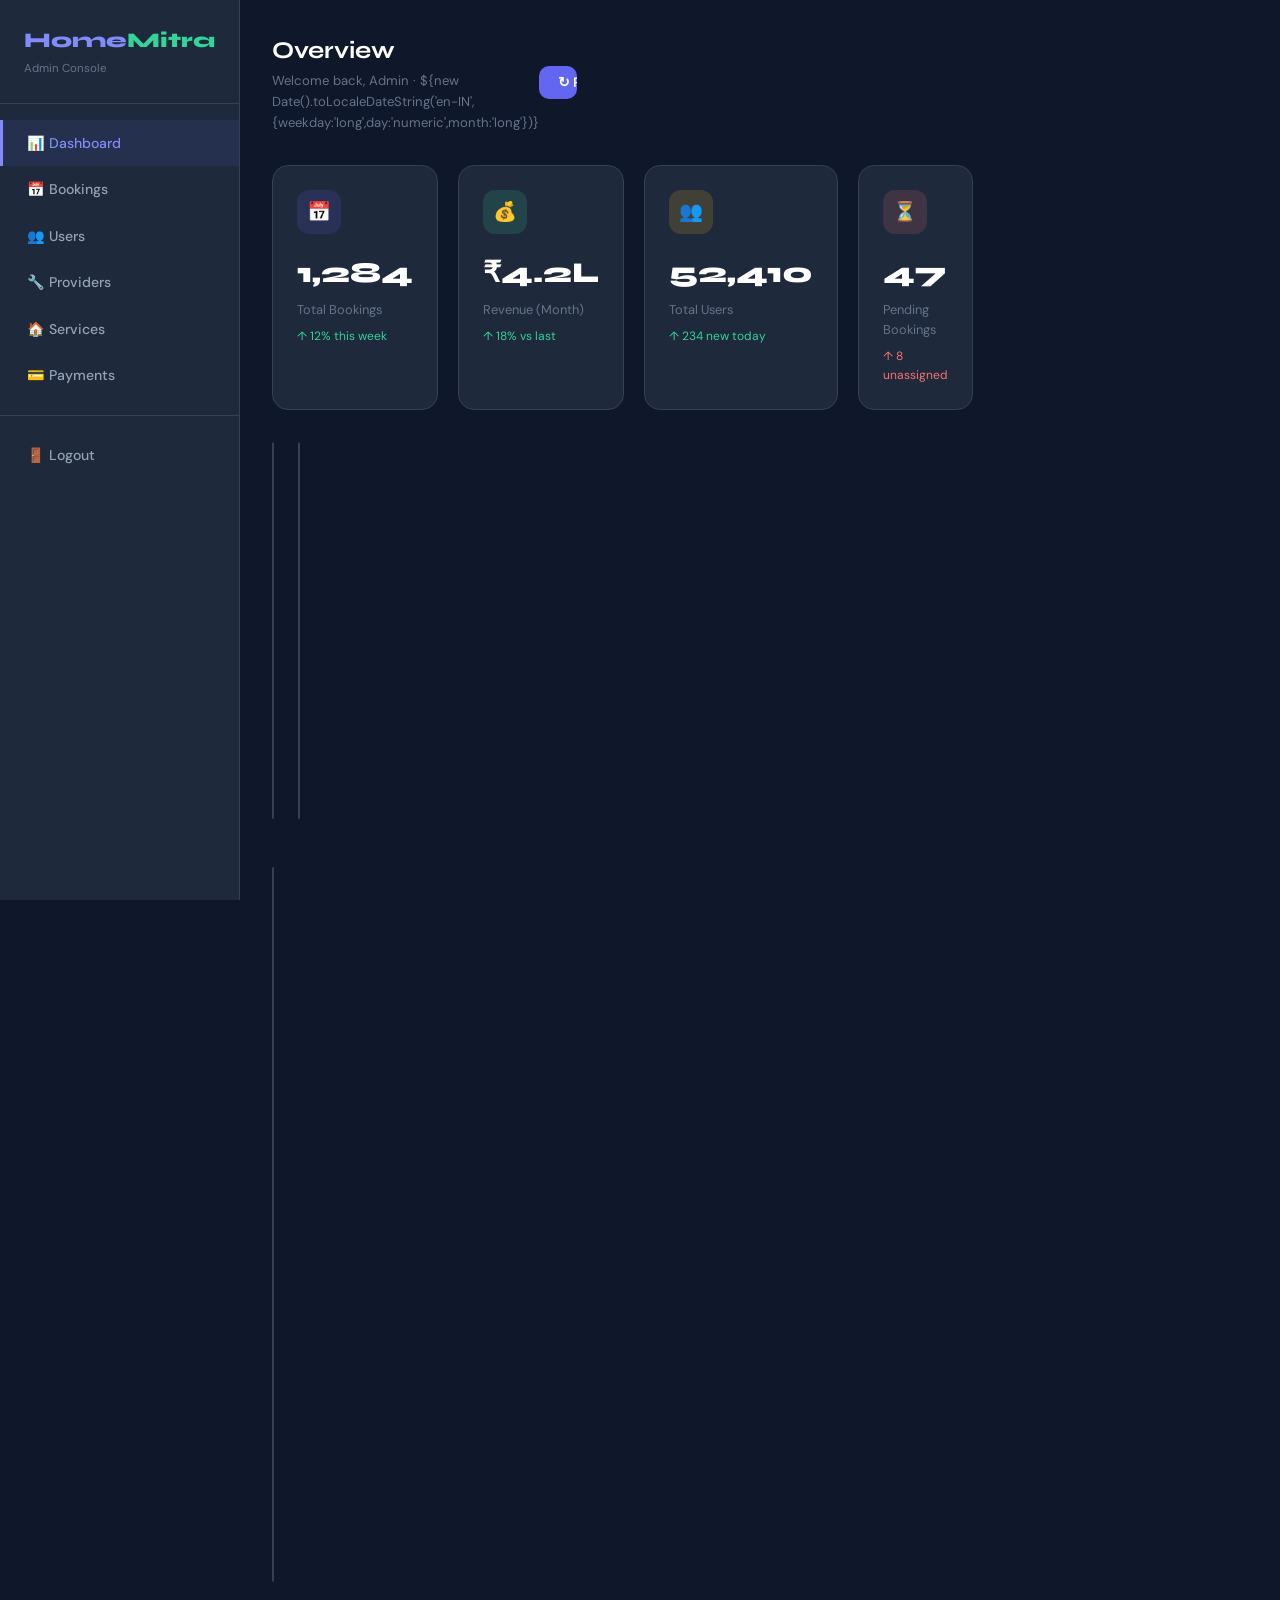
<file: pages/admin.html>
<!DOCTYPE html>
<html lang="en">
<head>
  <meta charset="UTF-8"><meta name="viewport" content="width=device-width, initial-scale=1.0">
  <title>Admin Panel – HomeMitra</title>
  <link rel="stylesheet" href="../css/global.css">
  <style>
    body { background: #0f172a; color: white; padding-top: 0; font-family: 'DM Sans',sans-serif; }
    .admin-layout { display: grid; grid-template-columns: 240px 1fr; min-height: 100vh; }
    .admin-sidebar { background: #1e293b; border-right: 1px solid #334155; padding: 0; position: fixed; width: 240px; height: 100vh; overflow-y: auto; }
    .admin-logo { padding: 1.5rem; border-bottom: 1px solid #334155; }
    .admin-logo-text { font-family: 'Syne',sans-serif; font-size: 1.3rem; font-weight: 800; }
    .admin-logo-text span:first-child { color: #818cf8; }
    .admin-logo-text span:last-child { color: #34d399; }
    .admin-nav { padding: 1rem 0; }
    .admin-nav-item { display: flex; align-items: center; gap: 0.75rem; padding: 0.75rem 1.5rem; font-size: 0.88rem; font-weight: 500; color: #94a3b8; cursor: pointer; transition: all var(--transition); border-left: 3px solid transparent; }
    .admin-nav-item:hover { color: white; background: rgba(255,255,255,0.05); }
    .admin-nav-item.active { color: #818cf8; background: rgba(99,102,241,0.1); border-left-color: #818cf8; }
    .admin-main { margin-left: 240px; padding: 2rem; }
    .admin-header { display: flex; align-items: center; justify-content: space-between; margin-bottom: 2rem; }
    .admin-header h1 { font-size: 1.5rem; }
    .kpi-grid { display: grid; grid-template-columns: repeat(4, 1fr); gap: 1.25rem; margin-bottom: 2rem; }
    .kpi-card { background: #1e293b; border: 1px solid #334155; border-radius: var(--radius); padding: 1.5rem; }
    .kpi-icon { width: 44px; height: 44px; border-radius: 12px; display: flex; align-items: center; justify-content: center; font-size: 1.2rem; margin-bottom: 1rem; }
    .kpi-val { font-size: 1.8rem; font-weight: 800; font-family: 'Syne',sans-serif; color: white; }
    .kpi-lbl { font-size: 0.8rem; color: #64748b; margin-top: 0.2rem; }
    .kpi-trend { font-size: 0.75rem; margin-top: 0.4rem; }
    .up { color: #34d399; } .dn { color: #f87171; }
    .admin-panel { background: #1e293b; border: 1px solid #334155; border-radius: var(--radius); overflow: hidden; margin-bottom: 1.5rem; }
    .admin-panel-header { padding: 1.25rem 1.5rem; border-bottom: 1px solid #334155; display: flex; align-items: center; justify-content: space-between; }
    .admin-panel-title { font-weight: 700; font-size: 1rem; }
    .data-table { width: 100%; border-collapse: collapse; }
    .data-table th { background: #0f172a; padding: 0.75rem 1rem; text-align: left; font-size: 0.75rem; font-weight: 700; color: #64748b; text-transform: uppercase; letter-spacing: 0.05em; }
    .data-table td { padding: 0.9rem 1rem; border-top: 1px solid #334155; font-size: 0.88rem; color: #cbd5e1; }
    .data-table tr:hover td { background: rgba(255,255,255,0.02); }
    .status-dot { width: 8px; height: 8px; border-radius: 50%; display: inline-block; margin-right: 6px; }
    .dot-green { background: #34d399; } .dot-yellow { background: #fbbf24; } .dot-red { background: #f87171; } .dot-blue { background: #818cf8; }
    .mini-chart { display: flex; align-items: flex-end; gap: 4px; height: 50px; }
    .mini-bar { flex: 1; border-radius: 2px; background: #818cf8; opacity: 0.7; min-height: 4px; transition: opacity var(--transition); }
    .mini-bar:hover { opacity: 1; }
    @media (max-width: 900px) { .admin-layout { grid-template-columns: 1fr; } .admin-sidebar { position: static; width: 100%; height: auto; } .admin-main { margin-left: 0; } .kpi-grid { grid-template-columns: repeat(2,1fr); } }
  </style>
</head>
<body>
<div class="admin-layout">
  <aside class="admin-sidebar">
    <div class="admin-logo">
      <div class="admin-logo-text"><span>Home</span><span>Mitra</span></div>
      <div style="font-size:0.72rem;color:#64748b;margin-top:0.2rem">Admin Console</div>
    </div>
    <nav class="admin-nav">
      <div class="admin-nav-item active" onclick="showATab('dashboard',this)">📊 Dashboard</div>
      <div class="admin-nav-item" onclick="showATab('bookings',this)">📅 Bookings</div>
      <div class="admin-nav-item" onclick="showATab('users',this)">👥 Users</div>
      <div class="admin-nav-item" onclick="showATab('providers',this)">🔧 Providers</div>
      <div class="admin-nav-item" onclick="showATab('services',this)">🏠 Services</div>
      <div class="admin-nav-item" onclick="showATab('payments',this)">💳 Payments</div>
      <div style="border-top:1px solid #334155;margin:1rem 0"></div>
      <div class="admin-nav-item" onclick="logout()">🚪 Logout</div>
    </nav>
  </aside>

  <main class="admin-main">
    <!-- DASHBOARD -->
    <div id="atab-dashboard">
      <div class="admin-header">
        <div><h1>Overview</h1><div style="font-size:0.82rem;color:#64748b">Welcome back, Admin · ${new Date().toLocaleDateString('en-IN',{weekday:'long',day:'numeric',month:'long'})}</div></div>
        <button class="btn btn-primary btn-sm" onclick="Toast.show('Data refreshed','success')">↻ Refresh</button>
      </div>
      <div class="kpi-grid">
        <div class="kpi-card"><div class="kpi-icon" style="background:rgba(99,102,241,0.15)">📅</div><div class="kpi-val">1,284</div><div class="kpi-lbl">Total Bookings</div><div class="kpi-trend up">↑ 12% this week</div></div>
        <div class="kpi-card"><div class="kpi-icon" style="background:rgba(52,211,153,0.15)">💰</div><div class="kpi-val">₹4.2L</div><div class="kpi-lbl">Revenue (Month)</div><div class="kpi-trend up">↑ 18% vs last</div></div>
        <div class="kpi-card"><div class="kpi-icon" style="background:rgba(251,191,36,0.15)">👥</div><div class="kpi-val">52,410</div><div class="kpi-lbl">Total Users</div><div class="kpi-trend up">↑ 234 new today</div></div>
        <div class="kpi-card"><div class="kpi-icon" style="background:rgba(248,113,113,0.15)">⏳</div><div class="kpi-val">47</div><div class="kpi-lbl">Pending Bookings</div><div class="kpi-trend dn">↑ 8 unassigned</div></div>
      </div>

      <div style="display:grid;grid-template-columns:1fr 1fr;gap:1.5rem;margin-bottom:1.5rem">
        <div class="admin-panel">
          <div class="admin-panel-header"><span class="admin-panel-title">Weekly Revenue</span></div>
          <div style="padding:1.5rem">
            <div style="font-size:1.5rem;font-weight:800;color:white;margin-bottom:1rem">₹1,24,800</div>
            <div class="mini-chart">
              ${[35,50,45,70,65,85,60].map(h=>`<div class="mini-bar" style="height:${h}%"></div>`).join('')}
            </div>
            <div style="display:flex;justify-content:space-between;font-size:0.7rem;color:#64748b;margin-top:0.5rem"><span>M</span><span>T</span><span>W</span><span>T</span><span>F</span><span>S</span><span>S</span></div>
          </div>
        </div>
        <div class="admin-panel">
          <div class="admin-panel-header"><span class="admin-panel-title">Bookings by Category</span></div>
          <div style="padding:1.5rem;display:flex;flex-direction:column;gap:0.75rem">
            ${[{name:'Cleaning',pct:35,col:'#818cf8'},{name:'Plumbing',pct:22,col:'#34d399'},{name:'Electrical',pct:18,col:'#fbbf24'},{name:'Salon',pct:14,col:'#f472b6'},{name:'Appliances',pct:11,col:'#fb923c'}].map(c=>`
              <div>
                <div style="display:flex;justify-content:space-between;font-size:0.82rem;margin-bottom:0.3rem"><span>${c.name}</span><span>${c.pct}%</span></div>
                <div style="height:6px;background:#334155;border-radius:3px;overflow:hidden"><div style="height:100%;width:${c.pct}%;background:${c.col};border-radius:3px"></div></div>
              </div>`).join('')}
          </div>
        </div>
      </div>

      <div class="admin-panel">
        <div class="admin-panel-header">
          <span class="admin-panel-title">Recent Bookings</span>
          <button class="btn btn-ghost btn-sm" style="color:#818cf8" onclick="showATab('bookings',document.querySelector('.admin-nav-item:nth-child(2)'))">View All →</button>
        </div>
        <table class="data-table">
          <thead><tr><th>Ref</th><th>Customer</th><th>Service</th><th>Date</th><th>Amount</th><th>Status</th></tr></thead>
          <tbody id="recentBookingsTable"></tbody>
        </table>
      </div>
    </div>

    <!-- BOOKINGS -->
    <div id="atab-bookings" class="hidden">
      <div class="admin-header"><h1>All Bookings</h1></div>
      <div class="admin-panel">
        <div class="admin-panel-header">
          <span class="admin-panel-title">Bookings (1,284 total)</span>
          <input type="text" placeholder="Search..." style="background:#0f172a;border:1px solid #334155;border-radius:8px;padding:0.4rem 0.8rem;color:white;font-size:0.85rem;outline:none;font-family:'DM Sans',sans-serif">
        </div>
        <table class="data-table">
          <thead><tr><th>Ref</th><th>Customer</th><th>Service</th><th>Provider</th><th>Scheduled</th><th>Amount</th><th>Status</th><th>Actions</th></tr></thead>
          <tbody id="allBookingsTable"></tbody>
        </table>
      </div>
    </div>

    <!-- USERS -->
    <div id="atab-users" class="hidden">
      <div class="admin-header"><h1>Users</h1></div>
      <div class="admin-panel">
        <div class="admin-panel-header"><span class="admin-panel-title">All Users (52,410)</span></div>
        <table class="data-table">
          <thead><tr><th>Name</th><th>Email</th><th>Phone</th><th>Role</th><th>Bookings</th><th>Joined</th><th>Status</th></tr></thead>
          <tbody id="usersTable"></tbody>
        </table>
      </div>
    </div>

    <!-- PROVIDERS -->
    <div id="atab-providers" class="hidden">
      <div class="admin-header"><h1>Service Providers</h1></div>
      <div class="admin-panel">
        <div class="admin-panel-header"><span class="admin-panel-title">All Providers (2,145)</span></div>
        <table class="data-table">
          <thead><tr><th>Name</th><th>Services</th><th>Rating</th><th>Jobs</th><th>KYC</th><th>Available</th><th>Action</th></tr></thead>
          <tbody id="providersTable"></tbody>
        </table>
      </div>
    </div>

    <!-- SERVICES -->
    <div id="atab-services" class="hidden">
      <div class="admin-header"><h1>Services</h1><button class="btn btn-primary btn-sm">+ Add Service</button></div>
      <div class="admin-panel">
        <table class="data-table">
          <thead><tr><th>Service</th><th>Category</th><th>Price</th><th>Bookings</th><th>Rating</th><th>Status</th><th>Actions</th></tr></thead>
          <tbody id="servicesAdminTable"></tbody>
        </table>
      </div>
    </div>

    <!-- PAYMENTS -->
    <div id="atab-payments" class="hidden">
      <div class="admin-header"><h1>Payments</h1></div>
      <div style="display:grid;grid-template-columns:repeat(3,1fr);gap:1.25rem;margin-bottom:1.5rem">
        <div class="kpi-card"><div class="kpi-val">₹42.3L</div><div class="kpi-lbl">Total Collected</div></div>
        <div class="kpi-card"><div class="kpi-val">₹3,200</div><div class="kpi-lbl">Pending Payouts</div></div>
        <div class="kpi-card"><div class="kpi-val">12</div><div class="kpi-lbl">Failed Payments</div></div>
      </div>
      <div class="admin-panel">
        <div class="admin-panel-header"><span class="admin-panel-title">Payment Transactions</span></div>
        <table class="data-table">
          <thead><tr><th>Booking Ref</th><th>Razorpay ID</th><th>Amount</th><th>Status</th><th>Date</th></tr></thead>
          <tbody id="paymentsTable"></tbody>
        </table>
      </div>
    </div>
  </main>
</div>

<script src="../js/api.js"></script>
<script>
initNavbar();

const mockBookings = [
  {ref:'HM-A1B2C3',customer:'Priya Sharma',service:'Deep Cleaning',provider:'Ramesh K.',date:'Jan 15, 10 AM',amount:589,status:'COMPLETED'},
  {ref:'HM-D4E5F6',customer:'Rahul Mehta',service:'Pipe Repair',provider:'Suresh S.',date:'Jan 20, 2 PM',amount:943,status:'CONFIRMED'},
  {ref:'HM-G7H8I9',customer:'Anjali Patel',service:'AC Service',provider:'Pending',date:'Jan 25, 11 AM',amount:1769,status:'PENDING'},
  {ref:'HM-J1K2L3',customer:'Vikram Nair',service:'Bridal Makeup',provider:'Priya B.',date:'Jan 22, 9 AM',amount:4719,status:'IN_PROGRESS'},
  {ref:'HM-M4N5O6',customer:'Meena Kumar',service:'Fan Install',provider:'Arun E.',date:'Jan 18, 3 PM',amount:824,status:'CANCELLED'},
];

const statusColors = {COMPLETED:'dot-green',CONFIRMED:'dot-blue',PENDING:'dot-yellow',IN_PROGRESS:'dot-blue',CANCELLED:'dot-red'};

function bookingRow(b) {
  return `<tr><td style="font-weight:600;color:#818cf8">${b.ref}</td><td>${b.customer}</td><td>${b.service}</td><td>${b.provider}</td><td>${b.date}</td><td>₹${b.amount.toLocaleString('en-IN')}</td><td><span class="status-dot ${statusColors[b.status]||'dot-blue'}"></span>${b.status}</td><td><button class="btn btn-ghost btn-sm" style="color:#818cf8;font-size:0.78rem">View</button></td></tr>`;
}

document.getElementById('recentBookingsTable').innerHTML = mockBookings.slice(0,5).map(b=>`<tr><td style="font-weight:600;color:#818cf8">${b.ref}</td><td>${b.customer}</td><td>${b.service}</td><td>${b.date}</td><td>₹${b.amount.toLocaleString('en-IN')}</td><td><span class="status-dot ${statusColors[b.status]||'dot-blue'}"></span>${b.status}</td></tr>`).join('');
document.getElementById('allBookingsTable').innerHTML = mockBookings.map(bookingRow).join('');

const mockUsers = [
  {name:'Priya Sharma',email:'priya@example.com',phone:'9876543210',role:'CUSTOMER',bookings:8,joined:'Dec 2023',active:true},
  {name:'Rahul Mehta',email:'rahul@example.com',phone:'9876543211',role:'CUSTOMER',bookings:3,joined:'Jan 2024',active:true},
  {name:'Ramesh Kumar',email:'ramesh@example.com',phone:'9876543212',role:'PROVIDER',bookings:127,joined:'Nov 2023',active:true},
];
document.getElementById('usersTable').innerHTML = mockUsers.map(u=>`<tr><td style="font-weight:600;color:white">${u.name}</td><td>${u.email}</td><td>${u.phone}</td><td><span class="badge ${u.role==='PROVIDER'?'badge-primary':'badge-success'}" style="font-size:0.72rem">${u.role}</span></td><td>${u.bookings}</td><td>${u.joined}</td><td><span class="status-dot ${u.active?'dot-green':'dot-red'}"></span>${u.active?'Active':'Inactive'}</td></tr>`).join('');

const mockProviders = [
  {name:'Ramesh Kumar',services:'Cleaning, Pest Control',rating:4.8,jobs:127,kyc:true,avail:true},
  {name:'Suresh Singh',services:'Plumbing',rating:4.7,jobs:98,kyc:true,avail:true},
  {name:'Arun Electrical',services:'Electrical',rating:4.6,jobs:74,kyc:false,avail:false},
];
document.getElementById('providersTable').innerHTML = mockProviders.map(p=>`<tr><td style="font-weight:600;color:white">${p.name}</td><td>${p.services}</td><td>⭐ ${p.rating}</td><td>${p.jobs}</td><td><span class="status-dot ${p.kyc?'dot-green':'dot-yellow'}"></span>${p.kyc?'Verified':'Pending'}</td><td><span class="status-dot ${p.avail?'dot-green':'dot-red'}"></span>${p.avail?'Yes':'No'}</td><td><button class="btn btn-ghost btn-sm" style="color:#818cf8;font-size:0.78rem">Edit</button></td></tr>`).join('');

const mockServices = [
  {name:'Deep Home Cleaning',cat:'Cleaning',price:499,bookings:1240,rating:4.8,active:true},
  {name:'Pipe Leak Repair',cat:'Plumbing',price:799,bookings:980,rating:4.7,active:true},
  {name:'AC Service',cat:'Appliances',price:1499,bookings:1100,rating:4.7,active:true},
  {name:'Bridal Makeup',cat:'Salon',price:3999,bookings:432,rating:4.9,active:true},
];
document.getElementById('servicesAdminTable').innerHTML = mockServices.map(s=>`<tr><td style="font-weight:600;color:white">${s.name}</td><td>${s.cat}</td><td>₹${s.price}</td><td>${s.bookings.toLocaleString()}</td><td>⭐ ${s.rating}</td><td><span class="status-dot ${s.active?'dot-green':'dot-red'}"></span>${s.active?'Active':'Inactive'}</td><td><button class="btn btn-ghost btn-sm" style="color:#818cf8;font-size:0.78rem">Edit</button></td></tr>`).join('');

const mockPayments = [
  {ref:'HM-A1B2C3',rzp:'pay_MxK12345',amount:589,status:'PAID',date:'Jan 15'},
  {ref:'HM-D4E5F6',rzp:'pay_MxK67890',amount:943,status:'PAID',date:'Jan 20'},
  {ref:'HM-G7H8I9',rzp:'–',amount:1769,status:'CREATED',date:'Jan 25'},
];
document.getElementById('paymentsTable').innerHTML = mockPayments.map(p=>`<tr><td style="color:#818cf8">${p.ref}</td><td style="font-family:monospace;font-size:0.82rem">${p.rzp}</td><td>₹${p.amount}</td><td><span class="status-dot ${p.status==='PAID'?'dot-green':p.status==='FAILED'?'dot-red':'dot-yellow'}"></span>${p.status}</td><td>${p.date}</td></tr>`).join('');

function showATab(tab, el) {
  document.querySelectorAll('.admin-nav-item').forEach(a=>a.classList.remove('active'));
  if(el) el.classList.add('active');
  ['dashboard','bookings','users','providers','services','payments'].forEach(t=>document.getElementById('atab-'+t)?.classList.add('hidden'));
  document.getElementById('atab-'+tab)?.classList.remove('hidden');
}
</script>
</body>
</html>
</file>
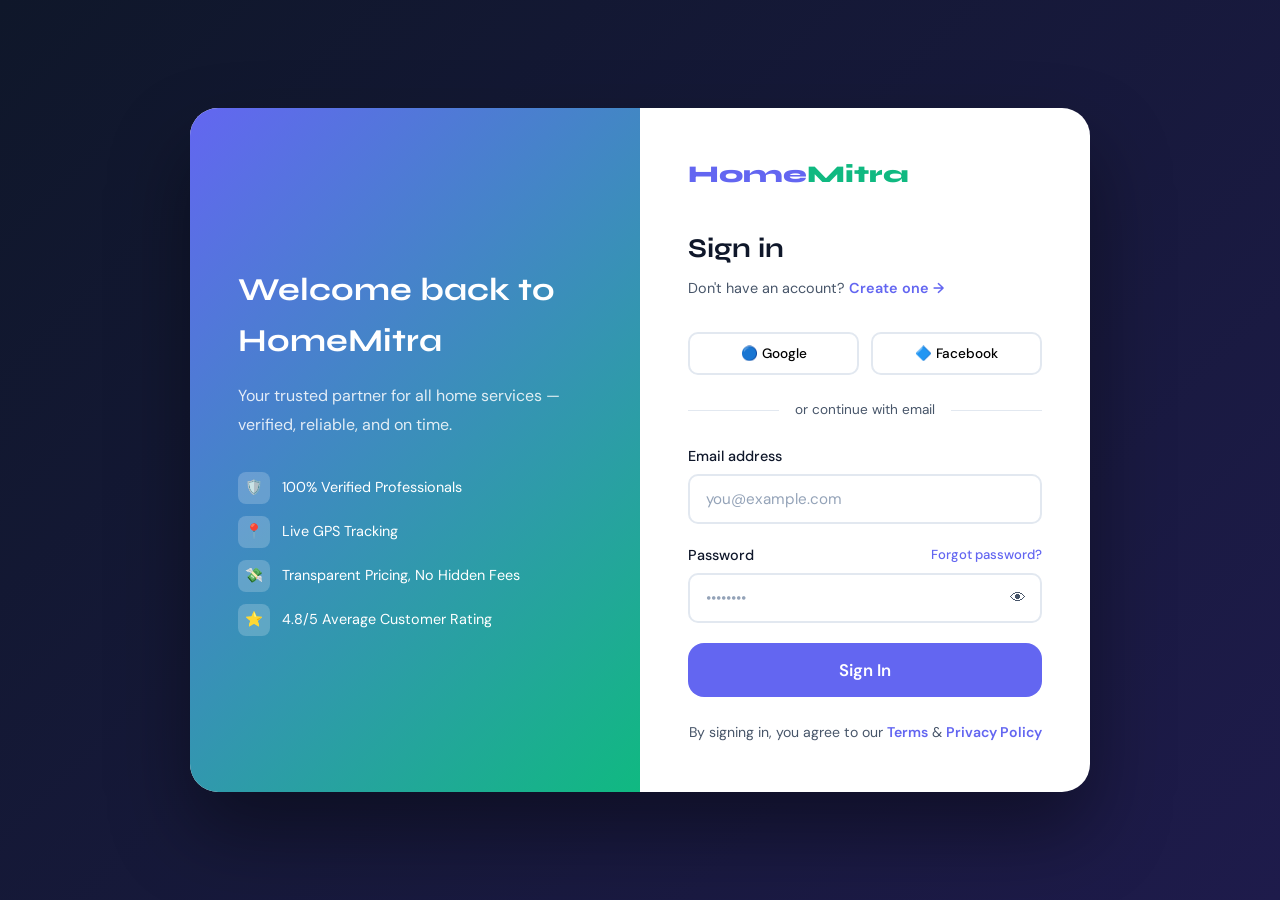
<file: pages/dashboard.html>
<!DOCTYPE html>
<html lang="en">
<head>
  <meta charset="UTF-8"><meta name="viewport" content="width=device-width, initial-scale=1.0">
  <title>My Dashboard – HomeMitra</title>
  <link rel="stylesheet" href="../css/global.css">
  <style>
    body { background: var(--light); padding-top: 70px; }
    .dash-layout { display: grid; grid-template-columns: 260px 1fr; gap: 2rem; padding: 2rem 0 4rem; align-items: start; }
    .sidebar { background: white; border-radius: var(--radius); border: 1px solid var(--border); overflow: hidden; position: sticky; top: 90px; }
    .sidebar-profile { background: linear-gradient(135deg, var(--primary), var(--primary-dark)); color: white; padding: 2rem; text-align: center; }
    .profile-avatar { width: 72px; height: 72px; border-radius: 50%; background: rgba(255,255,255,0.25); display: flex; align-items: center; justify-content: center; font-size: 1.8rem; font-weight: 800; margin: 0 auto 1rem; border: 3px solid rgba(255,255,255,0.4); }
    .profile-name { font-weight: 700; font-size: 1.05rem; margin-bottom: 0.2rem; }
    .profile-email { font-size: 0.78rem; opacity: 0.8; }
    .sidebar-nav { padding: 1rem 0; }
    .sidebar-nav a { display: flex; align-items: center; gap: 0.75rem; padding: 0.75rem 1.5rem; font-size: 0.9rem; font-weight: 500; color: var(--mid); transition: all var(--transition); border-left: 3px solid transparent; }
    .sidebar-nav a:hover { color: var(--primary); background: var(--primary-light); border-left-color: var(--primary); }
    .sidebar-nav a.active { color: var(--primary); background: var(--primary-light); border-left-color: var(--primary); font-weight: 600; }
    .sidebar-nav .nav-icon { width: 22px; text-align: center; }
    .stats-grid { display: grid; grid-template-columns: repeat(4, 1fr); gap: 1.25rem; margin-bottom: 2rem; }
    .stat-card { background: white; border-radius: var(--radius); border: 1px solid var(--border); padding: 1.5rem; }
    .stat-card-icon { width: 48px; height: 48px; border-radius: 12px; display: flex; align-items: center; justify-content: center; font-size: 1.3rem; margin-bottom: 1rem; }
    .stat-card-val { font-size: 1.9rem; font-weight: 800; font-family: 'Syne',sans-serif; }
    .stat-card-lbl { font-size: 0.82rem; color: var(--mid); margin-top: 0.2rem; }
    .stat-card-change { font-size: 0.75rem; margin-top: 0.4rem; }
    .change-up { color: var(--secondary); }
    .tab-bar { display: flex; gap: 0.5rem; background: white; border-radius: var(--radius-sm); padding: 4px; border: 1px solid var(--border); margin-bottom: 1.5rem; width: fit-content; }
    .tab { padding: 0.5rem 1.25rem; border-radius: 8px; cursor: pointer; font-size: 0.88rem; font-weight: 500; color: var(--mid); border: none; background: transparent; font-family: 'DM Sans',sans-serif; transition: all var(--transition); }
    .tab.active { background: var(--primary); color: white; }
    .booking-row { background: white; border-radius: var(--radius); border: 1px solid var(--border); padding: 1.25rem 1.5rem; display: grid; grid-template-columns: auto 1fr auto auto; gap: 1.25rem; align-items: center; margin-bottom: 0.75rem; transition: all var(--transition); }
    .booking-row:hover { border-color: var(--primary); box-shadow: var(--shadow-sm); }
    .booking-icon { width: 52px; height: 52px; border-radius: 14px; display: flex; align-items: center; justify-content: center; font-size: 1.5rem; background: var(--primary-light); flex-shrink: 0; }
    .booking-name { font-weight: 700; font-size: 0.95rem; margin-bottom: 0.2rem; }
    .booking-meta { font-size: 0.8rem; color: var(--mid); }
    .booking-amount { font-weight: 700; color: var(--primary); font-size: 1rem; text-align: right; }
    .booking-date { font-size: 0.75rem; color: var(--mid); }
    .address-grid { display: grid; grid-template-columns: repeat(auto-fill, minmax(250px, 1fr)); gap: 1rem; }
    .addr-card { background: white; border-radius: var(--radius); border: 2px solid var(--border); padding: 1.25rem; cursor: pointer; transition: all var(--transition); position: relative; }
    .addr-card:hover { border-color: var(--primary); }
    .addr-card.default { border-color: var(--secondary); }
    .addr-default-tag { position: absolute; top: 10px; right: 10px; }
    .home-score { background: linear-gradient(135deg, var(--primary-dark), var(--primary)); color: white; border-radius: var(--radius); padding: 2rem; margin-bottom: 2rem; display: flex; align-items: center; gap: 2rem; }
    .score-circle-mini { width: 90px; height: 90px; border-radius: 50%; background: conic-gradient(rgba(255,255,255,0.9) 0deg 313deg, rgba(255,255,255,0.2) 313deg 360deg); display: flex; align-items: center; justify-content: center; font-size: 1.5rem; font-weight: 800; color: var(--primary-dark); flex-shrink: 0; }
    .empty-state { text-align: center; padding: 4rem; color: var(--mid); }
    .empty-state .icon { font-size: 3.5rem; margin-bottom: 1rem; }
    @media (max-width: 900px) { .dash-layout { grid-template-columns: 1fr; } .sidebar { position: static; } }
    @media (max-width: 600px) { .stats-grid { grid-template-columns: repeat(2, 1fr); } .booking-row { grid-template-columns: auto 1fr; } }
  </style>
</head>
<body>
<nav class="navbar">
  <div class="container nav-inner">
    <a href="/index.html" class="nav-logo"><span>Home</span><span>Mitra</span></a>
    <ul class="nav-links" id="navLinks">
      <li><a href="/index.html">Home</a></li>
      <li><a href="/pages/services.html">Services</a></li>
    </ul>
    <div class="nav-actions" id="navActions"></div>
    <div class="hamburger" id="hamburger"><span></span><span></span><span></span></div>
  </div>
</nav>

<div class="container">
  <div class="dash-layout">
    <!-- SIDEBAR -->
    <aside class="sidebar">
      <div class="sidebar-profile">
        <div class="profile-avatar" id="sideAvatar">U</div>
        <div class="profile-name" id="sideName">Loading...</div>
        <div class="profile-email" id="sideEmail"></div>
        <div class="badge" style="background:rgba(255,255,255,0.2);color:white;margin-top:0.75rem" id="sidePlan">Free Plan</div>
      </div>
      <nav class="sidebar-nav">
        <a href="#" class="active" onclick="showTab('overview',this)"><span class="nav-icon">🏠</span> Overview</a>
        <a href="#" onclick="showTab('bookings',this)"><span class="nav-icon">📅</span> My Bookings</a>
        <a href="#" onclick="showTab('addresses',this)"><span class="nav-icon">📍</span> Addresses</a>
        <a href="#" onclick="showTab('notifications',this)"><span class="nav-icon">🔔</span> Notifications</a>
        <a href="/pages/subscriptions.html"><span class="nav-icon">💎</span> Upgrade Plan</a>
        <a href="#" onclick="logout()"><span class="nav-icon">🚪</span> Logout</a>
      </nav>
    </aside>

    <!-- MAIN -->
    <main>
      <!-- OVERVIEW -->
      <div id="tab-overview">
        <h2 style="font-size:1.5rem;margin-bottom:1.5rem">Welcome back, <span id="welcomeName" style="color:var(--primary)">User</span> 👋</h2>
        <div class="home-score">
          <div class="score-circle-mini">87</div>
          <div>
            <h3 style="font-size:1.2rem;margin-bottom:0.3rem">Home Health Score</h3>
            <p style="opacity:0.85;font-size:0.9rem">Your home is in great shape! Next recommended: AC servicing.</p>
            <a href="/pages/services.html?category=5" class="btn btn-sm mt-2" style="background:rgba(255,255,255,0.2);color:white;border-color:rgba(255,255,255,0.4)">Book AC Service →</a>
          </div>
        </div>
        <div class="stats-grid">
          <div class="stat-card">
            <div class="stat-card-icon" style="background:#eef2ff;color:var(--primary)">📅</div>
            <div class="stat-card-val" id="statTotal">0</div>
            <div class="stat-card-lbl">Total Bookings</div>
          </div>
          <div class="stat-card">
            <div class="stat-card-icon" style="background:#d1fae5;color:var(--secondary)">✅</div>
            <div class="stat-card-val" id="statCompleted">0</div>
            <div class="stat-card-lbl">Completed</div>
          </div>
          <div class="stat-card">
            <div class="stat-card-icon" style="background:#fef3c7;color:#d97706">⏳</div>
            <div class="stat-card-val" id="statPending">0</div>
            <div class="stat-card-lbl">Upcoming</div>
          </div>
          <div class="stat-card">
            <div class="stat-card-icon" style="background:#fee2e2;color:var(--danger)">💸</div>
            <div class="stat-card-val" id="statSpent">₹0</div>
            <div class="stat-card-lbl">Total Spent</div>
          </div>
        </div>
        <div style="background:white;border-radius:var(--radius);border:1px solid var(--border);padding:1.75rem">
          <div style="display:flex;align-items:center;justify-content:space-between;margin-bottom:1.25rem">
            <h3>Recent Bookings</h3>
            <a href="#" onclick="showTab('bookings',document.querySelector('.sidebar-nav a:nth-child(2)'))" style="color:var(--primary);font-size:0.88rem;font-weight:600">View All →</a>
          </div>
          <div id="recentBookings"></div>
        </div>
      </div>

      <!-- BOOKINGS -->
      <div id="tab-bookings" class="hidden">
        <div style="display:flex;align-items:center;justify-content:space-between;margin-bottom:1.5rem;flex-wrap:wrap;gap:1rem">
          <h2 style="font-size:1.5rem">My Bookings</h2>
          <a href="/pages/services.html" class="btn btn-primary btn-sm">+ New Booking</a>
        </div>
        <div class="tab-bar">
          <button class="tab active" onclick="filterBookings('all',this)">All</button>
          <button class="tab" onclick="filterBookings('PENDING',this)">Pending</button>
          <button class="tab" onclick="filterBookings('CONFIRMED',this)">Confirmed</button>
          <button class="tab" onclick="filterBookings('COMPLETED',this)">Completed</button>
          <button class="tab" onclick="filterBookings('CANCELLED',this)">Cancelled</button>
        </div>
        <div id="bookingsList"></div>
      </div>

      <!-- ADDRESSES -->
      <div id="tab-addresses" class="hidden">
        <div style="display:flex;align-items:center;justify-content:space-between;margin-bottom:1.5rem">
          <h2 style="font-size:1.5rem">Saved Addresses</h2>
          <button class="btn btn-primary btn-sm" onclick="addAddress()">+ Add Address</button>
        </div>
        <div class="address-grid" id="addressGrid">
          <div class="addr-card default">
            <div class="addr-default-tag"><span class="badge badge-success">Default</span></div>
            <div style="font-size:1.3rem;margin-bottom:0.5rem">🏠</div>
            <div style="font-weight:700;margin-bottom:0.3rem">Home</div>
            <div style="font-size:0.85rem;color:var(--mid)">123, Koregaon Park, Pune, Maharashtra - 411001</div>
            <div style="display:flex;gap:0.5rem;margin-top:1rem"><button class="btn btn-sm btn-secondary">Edit</button><button class="btn btn-sm btn-ghost">Delete</button></div>
          </div>
          <div class="addr-card">
            <div style="font-size:1.3rem;margin-bottom:0.5rem">🏢</div>
            <div style="font-weight:700;margin-bottom:0.3rem">Office</div>
            <div style="font-size:0.85rem;color:var(--mid)">456, Baner Road, Pune, Maharashtra - 411045</div>
            <div style="display:flex;gap:0.5rem;margin-top:1rem"><button class="btn btn-sm btn-secondary">Edit</button><button class="btn btn-sm btn-ghost">Delete</button></div>
          </div>
          <div class="addr-card" style="border-style:dashed;display:flex;flex-direction:column;align-items:center;justify-content:center;min-height:160px;cursor:pointer" onclick="addAddress()">
            <div style="font-size:2rem;margin-bottom:0.5rem">➕</div>
            <div style="font-weight:600;color:var(--primary)">Add New Address</div>
          </div>
        </div>
      </div>

      <!-- NOTIFICATIONS -->
      <div id="tab-notifications" class="hidden">
        <div style="display:flex;align-items:center;justify-content:space-between;margin-bottom:1.5rem">
          <h2 style="font-size:1.5rem">Notifications</h2>
          <button class="btn btn-ghost btn-sm" onclick="markAllRead()">Mark all read</button>
        </div>
        <div id="notifList"></div>
      </div>
    </main>
  </div>
</div>

<script src="../js/api.js"></script>
<script>
if (!Auth.requireAuth()) {}
initNavbar();

const user = Auth.user();
if (user) {
  document.getElementById('sideAvatar').textContent = user.name.charAt(0).toUpperCase();
  document.getElementById('sideName').textContent = user.name;
  document.getElementById('sideEmail').textContent = user.email;
  document.getElementById('welcomeName').textContent = user.name.split(' ')[0];
}

function renderStarsHTML(r){ return Array.from({length:5},(_,i)=>`<span class="star${i<r?'':' empty'}">★</span>`).join(''); }

function statusBadge(s) {
  const m = {PENDING:'badge-warning',CONFIRMED:'badge-primary',IN_PROGRESS:'badge-primary',COMPLETED:'badge-success',CANCELLED:'badge-danger'};
  return `<span class="badge ${m[s]||'badge-primary'}">${s}</span>`;
}

let allBookings = [];
function loadBookings() {
  api.bookings.mine(0,20).then(res => {
    allBookings = res.data.content || res.data || [];
    renderBookingStats();
    renderRecentBookings();
    renderBookingsList(allBookings);
  }).catch(() => {
    allBookings = [
      {id:1,bookingRef:'HM-ABC123',serviceName:'Deep Home Cleaning',serviceIcon:'🧹',status:'COMPLETED',finalAmount:588.82,scheduledAt:'2024-01-15T10:00',providerName:'Ramesh Kumar'},
      {id:2,bookingRef:'HM-DEF456',serviceName:'Pipe Leak Repair',serviceIcon:'🚿',status:'CONFIRMED',finalAmount:942.82,scheduledAt:'2024-01-20T14:00',providerName:'Suresh Singh'},
      {id:3,bookingRef:'HM-GHI789',serviceName:'AC Service',serviceIcon:'🔧',status:'PENDING',finalAmount:1768.82,scheduledAt:'2024-01-25T11:00',providerName:'Assigning...'},
    ];
    renderBookingStats();
    renderRecentBookings();
    renderBookingsList(allBookings);
  });
}

function renderBookingStats() {
  document.getElementById('statTotal').textContent = allBookings.length;
  document.getElementById('statCompleted').textContent = allBookings.filter(b=>b.status==='COMPLETED').length;
  document.getElementById('statPending').textContent = allBookings.filter(b=>['PENDING','CONFIRMED'].includes(b.status)).length;
  const spent = allBookings.filter(b=>b.status==='COMPLETED').reduce((s,b)=>s+parseFloat(b.finalAmount||0),0);
  document.getElementById('statSpent').textContent = formatPrice(spent.toFixed(0));
}

function renderRecentBookings() {
  const el = document.getElementById('recentBookings');
  const recent = allBookings.slice(0,3);
  if (!recent.length) { el.innerHTML = '<div class="empty-state"><div class="icon">📅</div><p>No bookings yet</p><a href="/pages/services.html" class="btn btn-primary mt-2">Book a Service</a></div>'; return; }
  el.innerHTML = recent.map(b=>bookingRowHTML(b)).join('');
}

function renderBookingsList(data) {
  const el = document.getElementById('bookingsList');
  if (!data.length) { el.innerHTML = '<div class="empty-state"><div class="icon">📋</div><p>No bookings in this category</p></div>'; return; }
  el.innerHTML = data.map(b=>bookingRowHTML(b)).join('');
}

function bookingRowHTML(b) {
  const d = new Date(b.scheduledAt);
  return `<div class="booking-row">
    <div class="booking-icon">${b.serviceIcon||'🏠'}</div>
    <div>
      <div class="booking-name">${b.serviceName}</div>
      <div class="booking-meta">📅 ${d.toLocaleDateString('en-IN',{day:'numeric',month:'short',year:'numeric'})} · 👤 ${b.providerName||'Assigning...'} · ${b.bookingRef}</div>
    </div>
    <div>${statusBadge(b.status)}</div>
    <div>
      <div class="booking-amount">${formatPrice(parseFloat(b.finalAmount).toFixed(0))}</div>
      <div class="booking-date">${b.status==='COMPLETED'?'<a href="#" style="color:var(--primary);font-size:0.75rem;font-weight:600">Rate Service</a>':'<span style="font-size:0.75rem;color:var(--mid)">View Details</span>'}</div>
    </div>
  </div>`;
}

function filterBookings(status, el) {
  document.querySelectorAll('.tab-bar .tab').forEach(t=>t.classList.remove('active'));
  el.classList.add('active');
  const filtered = status === 'all' ? allBookings : allBookings.filter(b=>b.status===status);
  renderBookingsList(filtered);
}

function loadNotifications() {
  api.notifications.list().then(res => {
    const notifs = res.data;
    if (!notifs.length) { document.getElementById('notifList').innerHTML = '<div class="empty-state"><div class="icon">🔔</div><p>No notifications yet</p></div>'; return; }
    document.getElementById('notifList').innerHTML = notifs.map(n=>`
      <div style="background:${n.read?'white':'#eef2ff'};border:1px solid var(--border);border-radius:var(--radius-sm);padding:1.1rem;margin-bottom:0.75rem;display:flex;gap:1rem;align-items:flex-start">
        <div style="font-size:1.5rem">${{BOOKING:'📅',PAYMENT:'💳',PROMO:'🎁',SYSTEM:'ℹ️'}[n.type]||'🔔'}</div>
        <div style="flex:1">
          <div style="font-weight:600;font-size:0.92rem;margin-bottom:0.2rem">${n.title}</div>
          <div style="font-size:0.85rem;color:var(--mid)">${n.body}</div>
          <div style="font-size:0.75rem;color:var(--mid);margin-top:0.4rem">${new Date(n.createdAt).toLocaleString('en-IN')}</div>
        </div>
        ${!n.read ? '<span class="badge badge-primary" style="flex-shrink:0">New</span>' : ''}
      </div>`).join('');
  }).catch(() => {
    document.getElementById('notifList').innerHTML = [
      {icon:'📅',title:'Booking Confirmed',body:'Your booking HM-ABC123 has been confirmed. Provider: Ramesh Kumar.',time:'2 hours ago',new:true},
      {icon:'💳',title:'Payment Successful',body:'₹588 paid for Deep Home Cleaning.',time:'2 hours ago',new:false},
      {icon:'🎁',title:'Special Offer!',body:'Get 20% off on your next booking with code HOMEMITRA20.',time:'1 day ago',new:false},
    ].map(n=>`
      <div style="background:${n.new?'#eef2ff':'white'};border:1px solid var(--border);border-radius:var(--radius-sm);padding:1.1rem;margin-bottom:0.75rem;display:flex;gap:1rem;align-items:flex-start">
        <div style="font-size:1.5rem">${n.icon}</div>
        <div style="flex:1"><div style="font-weight:600;font-size:0.92rem;margin-bottom:0.2rem">${n.title}</div><div style="font-size:0.85rem;color:var(--mid)">${n.body}</div><div style="font-size:0.75rem;color:var(--mid);margin-top:0.4rem">${n.time}</div></div>
        ${n.new?'<span class="badge badge-primary" style="flex-shrink:0">New</span>':''}
      </div>`).join('');
  });
}

function markAllRead() {
  api.notifications.markRead().then(() => { Toast.show('All notifications marked as read','success'); loadNotifications(); }).catch(()=>{});
}

function showTab(tab, el) {
  document.querySelectorAll('.sidebar-nav a').forEach(a=>a.classList.remove('active'));
  if (el) el.classList.add('active');
  ['overview','bookings','addresses','notifications'].forEach(t=>document.getElementById('tab-'+t)?.classList.add('hidden'));
  document.getElementById('tab-'+tab)?.classList.remove('hidden');
  if (tab==='notifications') loadNotifications();
}

function addAddress() { Toast.show('Address management coming soon!','info'); }

loadBookings();
</script>
</body>
</html>
</file>
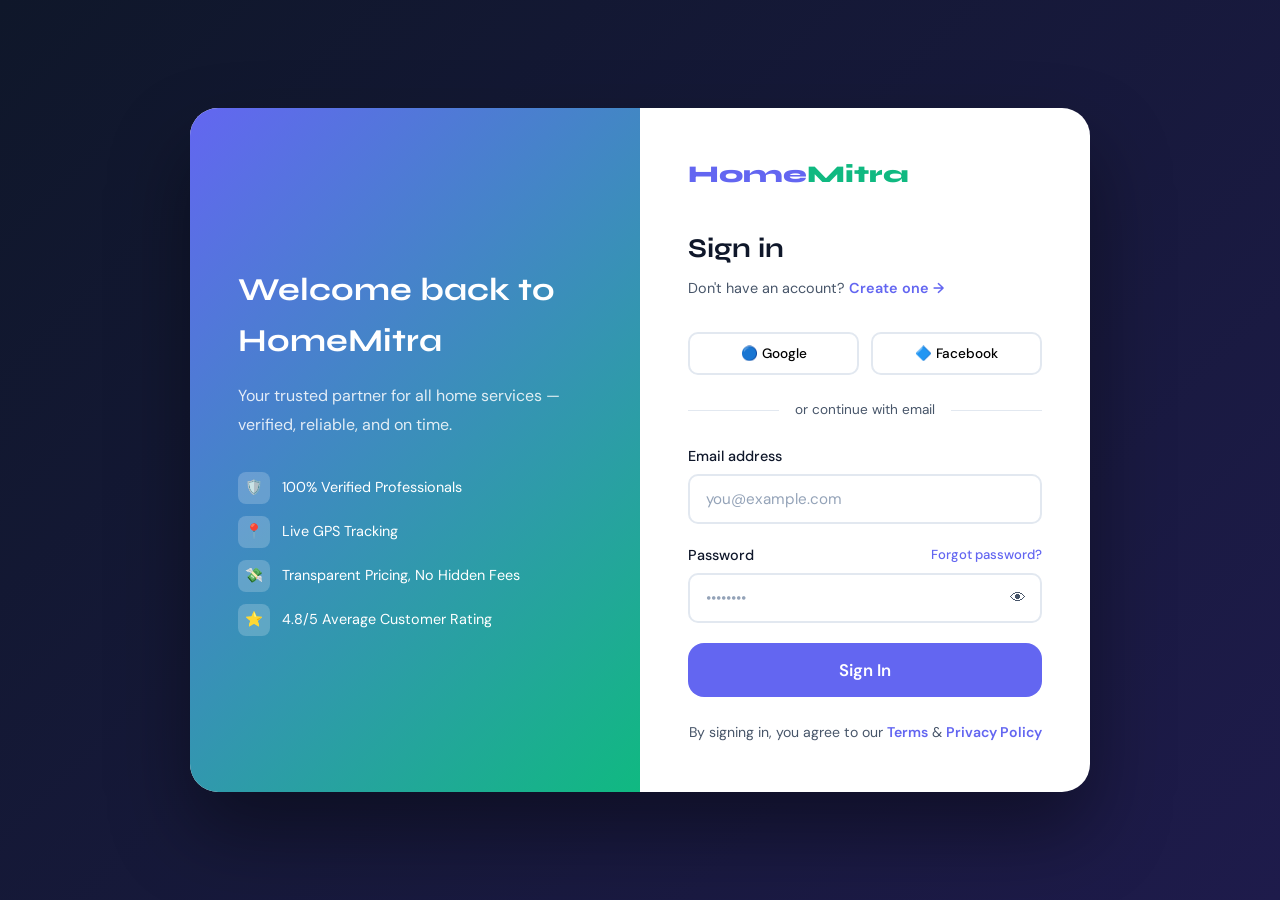
<file: pages/login.html>
<!DOCTYPE html>
<html lang="en">
<head>
  <meta charset="UTF-8"><meta name="viewport" content="width=device-width, initial-scale=1.0">
  <title>Login – HomeMitra</title>
  <link rel="stylesheet" href="../css/global.css">
  <style>
    body { background: linear-gradient(135deg, #0f172a 0%, #1e1b4b 100%); min-height: 100vh; display: flex; align-items: center; justify-content: center; padding: 2rem; }
    .auth-wrap { display: grid; grid-template-columns: 1fr 1fr; max-width: 900px; width: 100%; background: white; border-radius: 28px; overflow: hidden; box-shadow: 0 40px 80px rgba(0,0,0,0.4); }
    .auth-side { background: linear-gradient(135deg, #6366f1, #10b981); padding: 3rem; color: white; display: flex; flex-direction: column; justify-content: center; }
    .auth-side h2 { font-size: 2rem; margin-bottom: 1rem; }
    .auth-side p { opacity: 0.85; line-height: 1.8; margin-bottom: 2rem; }
    .auth-features { display: flex; flex-direction: column; gap: 0.75rem; }
    .auth-feat { display: flex; align-items: center; gap: 0.75rem; font-size: 0.9rem; }
    .auth-feat span:first-child { width: 32px; height: 32px; background: rgba(255,255,255,0.2); border-radius: 8px; display: flex; align-items: center; justify-content: center; flex-shrink: 0; }
    .auth-form-side { padding: 3rem; }
    .auth-logo { font-family: 'Syne', sans-serif; font-size: 1.5rem; font-weight: 800; margin-bottom: 2rem; }
    .auth-logo span:first-child { color: var(--primary); }
    .auth-logo span:last-child { color: var(--secondary); }
    .auth-title { font-size: 1.7rem; margin-bottom: 0.4rem; }
    .auth-sub { color: var(--mid); font-size: 0.9rem; margin-bottom: 2rem; }
    .divider { display: flex; align-items: center; gap: 1rem; margin: 1.5rem 0; color: var(--mid); font-size: 0.85rem; }
    .divider::before, .divider::after { content: ''; flex: 1; height: 1px; background: var(--border); }
    .social-auth { display: flex; gap: 0.75rem; }
    .social-auth-btn { flex: 1; padding: 0.7rem; border: 2px solid var(--border); border-radius: var(--radius-sm); background: white; cursor: pointer; font-size: 0.85rem; font-weight: 500; display: flex; align-items: center; justify-content: center; gap: 0.5rem; transition: all var(--transition); font-family: 'DM Sans', sans-serif; }
    .social-auth-btn:hover { border-color: var(--primary); background: var(--primary-light); }
    .auth-switch { text-align: center; margin-top: 1.5rem; font-size: 0.88rem; color: var(--mid); }
    .auth-switch a { color: var(--primary); font-weight: 600; }
    .input-wrap { position: relative; }
    .input-wrap .form-control { padding-right: 2.8rem; }
    .input-icon { position: absolute; right: 1rem; top: 50%; transform: translateY(-50%); cursor: pointer; color: var(--mid); user-select: none; }
    @media (max-width: 640px) {
      .auth-wrap { grid-template-columns: 1fr; }
      .auth-side { display: none; }
    }
  </style>
</head>
<body>
<div class="auth-wrap">
  <div class="auth-side">
    <h2>Welcome back to HomeMitra</h2>
    <p>Your trusted partner for all home services — verified, reliable, and on time.</p>
    <div class="auth-features">
      <div class="auth-feat"><span>🛡️</span><span>100% Verified Professionals</span></div>
      <div class="auth-feat"><span>📍</span><span>Live GPS Tracking</span></div>
      <div class="auth-feat"><span>💸</span><span>Transparent Pricing, No Hidden Fees</span></div>
      <div class="auth-feat"><span>⭐</span><span>4.8/5 Average Customer Rating</span></div>
    </div>
  </div>
  <div class="auth-form-side">
    <div class="auth-logo"><span>Home</span><span>Mitra</span></div>
    <h1 class="auth-title">Sign in</h1>
    <p class="auth-sub">Don't have an account? <a href="/pages/register.html" style="color:var(--primary);font-weight:600">Create one →</a></p>

    <div class="social-auth">
      <button class="social-auth-btn">🔵 Google</button>
      <button class="social-auth-btn">🔷 Facebook</button>
    </div>
    <div class="divider">or continue with email</div>

    <form id="loginForm">
      <div class="form-group">
        <label class="form-label">Email address</label>
        <input type="email" class="form-control" id="email" placeholder="you@example.com" required>
        <div class="form-error hidden" id="emailErr"></div>
      </div>
      <div class="form-group">
        <label class="form-label" style="display:flex;justify-content:space-between">
          <span>Password</span><a href="#" style="font-size:0.82rem;color:var(--primary)">Forgot password?</a>
        </label>
        <div class="input-wrap">
          <input type="password" class="form-control" id="password" placeholder="••••••••" required>
          <span class="input-icon" id="togglePwd">👁</span>
        </div>
        <div class="form-error hidden" id="pwdErr"></div>
      </div>
      <button type="submit" class="btn btn-primary btn-full btn-lg" id="loginBtn">
        <span id="loginBtnText">Sign In</span>
        <span id="loginSpinner" class="spinner hidden" style="width:18px;height:18px;border-width:2px"></span>
      </button>
    </form>
    <div class="auth-switch">By signing in, you agree to our <a href="#">Terms</a> & <a href="#">Privacy Policy</a></div>
  </div>
</div>
<script src="../js/api.js"></script>
<script>
  if (Auth.loggedIn()) window.location.href = '/index.html';

  document.getElementById('togglePwd').addEventListener('click', () => {
    const pwd = document.getElementById('password');
    pwd.type = pwd.type === 'password' ? 'text' : 'password';
  });

  document.getElementById('loginForm').addEventListener('submit', async e => {
    e.preventDefault();
    const btn = document.getElementById('loginBtn');
    const spinner = document.getElementById('loginSpinner');
    const txt = document.getElementById('loginBtnText');
    btn.disabled = true; spinner.classList.remove('hidden'); txt.textContent = 'Signing in...';
    try {
      const res = await api.auth.login({ email: document.getElementById('email').value, password: document.getElementById('password').value });
      Auth.save(res.data);
      Toast.show('Welcome back, ' + res.data.fullName + '! 👋', 'success');
      setTimeout(() => {
        const role = res.data.role;
        if (role === 'ADMIN') window.location.href = '/pages/admin.html';
        else if (role === 'PROVIDER') window.location.href = '/pages/provider-dashboard.html';
        else window.location.href = '/pages/dashboard.html';
      }, 800);
    } catch(err) {
      btn.disabled = false; spinner.classList.add('hidden'); txt.textContent = 'Sign In';
    }
  });
</script>
</body>
</html>
</file>
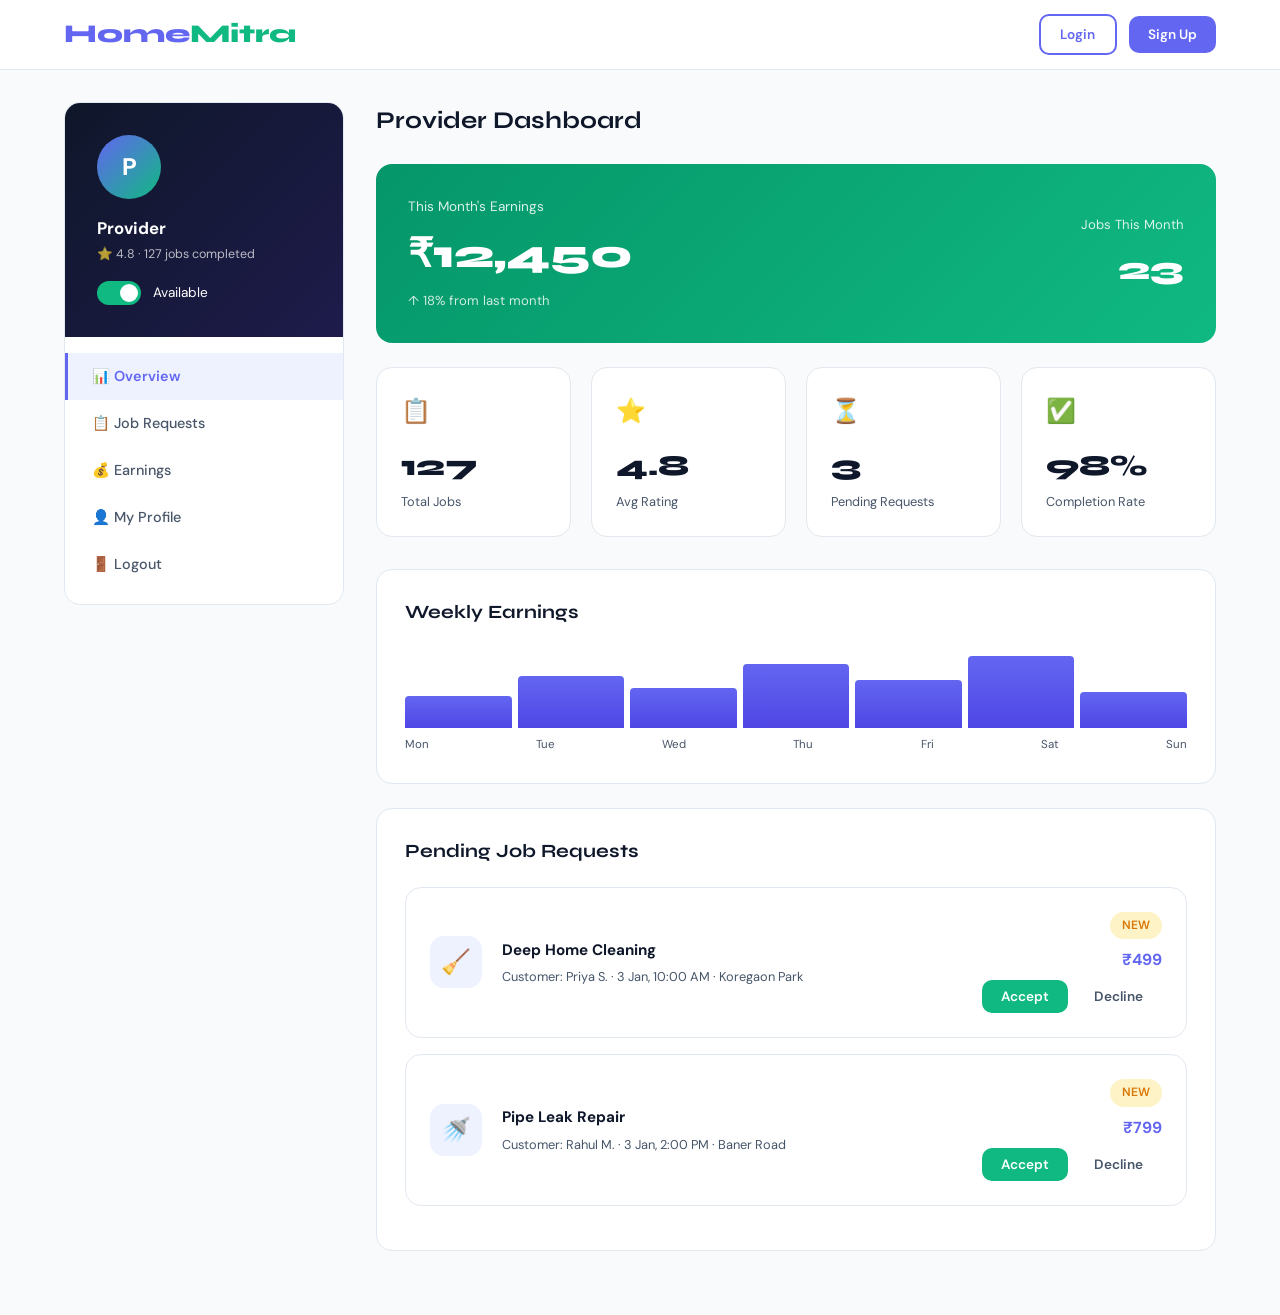
<file: pages/provider-dashboard.html>
<!DOCTYPE html>
<html lang="en">
<head>
  <meta charset="UTF-8"><meta name="viewport" content="width=device-width, initial-scale=1.0">
  <title>Provider Dashboard – HomeMitra</title>
  <link rel="stylesheet" href="../css/global.css">
  <style>
    body { background: var(--light); padding-top: 70px; }
    .prov-layout { display: grid; grid-template-columns: 280px 1fr; gap: 2rem; padding: 2rem 0 4rem; align-items: start; }
    .sidebar { background: white; border-radius: var(--radius); border: 1px solid var(--border); overflow: hidden; position: sticky; top: 90px; }
    .sidebar-header { background: linear-gradient(135deg, #0f172a, #1e1b4b); color: white; padding: 2rem; }
    .prov-avatar { width: 64px; height: 64px; border-radius: 50%; background: linear-gradient(135deg,var(--primary),var(--secondary)); display: flex; align-items: center; justify-content: center; font-size: 1.5rem; font-weight: 800; margin-bottom: 1rem; }
    .prov-name { font-weight: 700; font-size: 1.05rem; margin-bottom: 0.2rem; }
    .avail-toggle { display: flex; align-items: center; gap: 0.75rem; margin-top: 1rem; }
    .toggle-switch { width: 44px; height: 24px; background: #ef4444; border-radius: 99px; position: relative; cursor: pointer; transition: background var(--transition); }
    .toggle-switch.on { background: var(--secondary); }
    .toggle-switch::after { content:''; position:absolute; width:18px; height:18px; background:white; border-radius:50%; top:3px; left:3px; transition:transform var(--transition); }
    .toggle-switch.on::after { transform:translateX(20px); }
    .sidebar-nav { padding: 1rem 0; }
    .sidebar-nav a { display: flex; align-items: center; gap: 0.75rem; padding: 0.75rem 1.5rem; font-size: 0.9rem; font-weight: 500; color: var(--mid); transition: all var(--transition); border-left: 3px solid transparent; }
    .sidebar-nav a:hover, .sidebar-nav a.active { color: var(--primary); background: var(--primary-light); border-left-color: var(--primary); font-weight: 600; }
    .stats-row { display: grid; grid-template-columns: repeat(4, 1fr); gap: 1.25rem; margin-bottom: 2rem; }
    .stat-box { background: white; border-radius: var(--radius); border: 1px solid var(--border); padding: 1.5rem; }
    .stat-box-icon { font-size: 1.5rem; margin-bottom: 0.75rem; }
    .stat-box-val { font-size: 1.8rem; font-weight: 800; font-family: 'Syne',sans-serif; }
    .stat-box-lbl { font-size: 0.8rem; color: var(--mid); margin-top: 0.2rem; }
    .chart-bar { display: flex; align-items: flex-end; gap: 6px; height: 80px; margin-top: 1rem; }
    .bar { flex: 1; background: linear-gradient(180deg, var(--primary), var(--primary-dark)); border-radius: 4px 4px 0 0; min-height: 4px; transition: all var(--transition); }
    .bar:hover { background: var(--secondary); }
    .order-card { background: white; border-radius: var(--radius); border: 1px solid var(--border); padding: 1.5rem; margin-bottom: 1rem; display: grid; grid-template-columns: auto 1fr auto; gap: 1.25rem; align-items: center; }
    .order-icon { width: 52px; height: 52px; border-radius: 14px; background: var(--primary-light); display: flex; align-items: center; justify-content: center; font-size: 1.5rem; flex-shrink: 0; }
    .order-title { font-weight: 700; font-size: 0.95rem; margin-bottom: 0.3rem; }
    .order-meta { font-size: 0.8rem; color: var(--mid); }
    .order-actions { display: flex; flex-direction: column; gap: 0.5rem; align-items: flex-end; }
    .earnings-card { background: linear-gradient(135deg, var(--secondary-dark), var(--secondary)); color: white; border-radius: var(--radius); padding: 2rem; margin-bottom: 1.5rem; display: flex; justify-content: space-between; align-items: center; }
    @media (max-width: 900px) { .prov-layout { grid-template-columns: 1fr; } .sidebar { position: static; } .stats-row { grid-template-columns: repeat(2, 1fr); } }
  </style>
</head>
<body>
<nav class="navbar">
  <div class="container nav-inner">
    <a href="/index.html" class="nav-logo"><span>Home</span><span>Mitra</span></a>
    <div class="nav-actions" id="navActions"></div>
  </div>
</nav>

<div class="container">
  <div class="prov-layout">
    <aside class="sidebar">
      <div class="sidebar-header">
        <div class="prov-avatar" id="provAvatar">P</div>
        <div class="prov-name" id="provName">Provider</div>
        <div style="font-size:0.78rem;opacity:0.7">⭐ 4.8 · 127 jobs completed</div>
        <div class="avail-toggle">
          <div class="toggle-switch on" id="availToggle" onclick="toggleAvailability()"></div>
          <span style="font-size:0.85rem" id="availLabel">Available</span>
        </div>
      </div>
      <nav class="sidebar-nav">
        <a href="#" class="active" onclick="showPTab('overview',this)">📊 Overview</a>
        <a href="#" onclick="showPTab('orders',this)">📋 Job Requests</a>
        <a href="#" onclick="showPTab('earnings',this)">💰 Earnings</a>
        <a href="#" onclick="showPTab('profile',this)">👤 My Profile</a>
        <a href="#" onclick="logout()">🚪 Logout</a>
      </nav>
    </aside>

    <main>
      <!-- OVERVIEW -->
      <div id="ptab-overview">
        <h2 style="font-size:1.5rem;margin-bottom:1.5rem">Provider Dashboard</h2>
        <div class="earnings-card">
          <div>
            <div style="opacity:0.85;font-size:0.85rem;margin-bottom:0.25rem">This Month's Earnings</div>
            <div style="font-size:2.5rem;font-weight:800;font-family:'Syne',sans-serif">₹12,450</div>
            <div style="opacity:0.8;font-size:0.82rem;margin-top:0.25rem">↑ 18% from last month</div>
          </div>
          <div style="text-align:right">
            <div style="opacity:0.85;font-size:0.82rem;margin-bottom:0.5rem">Jobs This Month</div>
            <div style="font-size:2rem;font-weight:800;font-family:'Syne',sans-serif">23</div>
          </div>
        </div>
        <div class="stats-row">
          <div class="stat-box"><div class="stat-box-icon">📋</div><div class="stat-box-val" id="ps-total">127</div><div class="stat-box-lbl">Total Jobs</div></div>
          <div class="stat-box"><div class="stat-box-icon">⭐</div><div class="stat-box-val">4.8</div><div class="stat-box-lbl">Avg Rating</div></div>
          <div class="stat-box"><div class="stat-box-icon">⏳</div><div class="stat-box-val" id="ps-pending">3</div><div class="stat-box-lbl">Pending Requests</div></div>
          <div class="stat-box"><div class="stat-box-icon">✅</div><div class="stat-box-val">98%</div><div class="stat-box-lbl">Completion Rate</div></div>
        </div>
        <div style="background:white;border-radius:var(--radius);border:1px solid var(--border);padding:1.75rem;margin-bottom:1.5rem">
          <h3 style="margin-bottom:1.25rem">Weekly Earnings</h3>
          <div class="chart-bar">
            <div class="bar" style="height:40%" title="Mon"></div>
            <div class="bar" style="height:65%" title="Tue"></div>
            <div class="bar" style="height:50%" title="Wed"></div>
            <div class="bar" style="height:80%" title="Thu"></div>
            <div class="bar" style="height:60%" title="Fri"></div>
            <div class="bar" style="height:90%" title="Sat"></div>
            <div class="bar" style="height:45%" title="Sun"></div>
          </div>
          <div style="display:flex;justify-content:space-between;font-size:0.72rem;color:var(--mid);margin-top:0.5rem">
            <span>Mon</span><span>Tue</span><span>Wed</span><span>Thu</span><span>Fri</span><span>Sat</span><span>Sun</span>
          </div>
        </div>
        <div style="background:white;border-radius:var(--radius);border:1px solid var(--border);padding:1.75rem">
          <h3 style="margin-bottom:1.25rem">Pending Job Requests</h3>
          <div id="pendingOrders"></div>
        </div>
      </div>

      <!-- ORDERS -->
      <div id="ptab-orders" class="hidden">
        <h2 style="font-size:1.5rem;margin-bottom:1.5rem">Job Requests</h2>
        <div class="tab-bar" style="display:flex;gap:0.5rem;background:white;border-radius:var(--radius-sm);padding:4px;border:1px solid var(--border);margin-bottom:1.5rem;width:fit-content">
          <button class="tab active" onclick="filterOrders('all',this)">All</button>
          <button class="tab" onclick="filterOrders('new',this)">New Requests</button>
          <button class="tab" onclick="filterOrders('active',this)">Active</button>
          <button class="tab" onclick="filterOrders('done',this)">Completed</button>
        </div>
        <div id="allOrdersList"></div>
      </div>

      <!-- EARNINGS -->
      <div id="ptab-earnings" class="hidden">
        <h2 style="font-size:1.5rem;margin-bottom:1.5rem">Earnings</h2>
        <div style="display:grid;grid-template-columns:repeat(3,1fr);gap:1.25rem;margin-bottom:2rem">
          <div style="background:linear-gradient(135deg,var(--primary),var(--primary-dark));color:white;border-radius:var(--radius);padding:1.5rem">
            <div style="opacity:0.8;font-size:0.82rem;margin-bottom:0.3rem">Total Earned</div>
            <div style="font-size:2rem;font-weight:800;font-family:'Syne',sans-serif">₹1,24,500</div>
          </div>
          <div style="background:linear-gradient(135deg,var(--secondary-dark),var(--secondary));color:white;border-radius:var(--radius);padding:1.5rem">
            <div style="opacity:0.8;font-size:0.82rem;margin-bottom:0.3rem">This Month</div>
            <div style="font-size:2rem;font-weight:800;font-family:'Syne',sans-serif">₹12,450</div>
          </div>
          <div style="background:linear-gradient(135deg,#f59e0b,#d97706);color:white;border-radius:var(--radius);padding:1.5rem">
            <div style="opacity:0.8;font-size:0.82rem;margin-bottom:0.3rem">Pending Payout</div>
            <div style="font-size:2rem;font-weight:800;font-family:'Syne',sans-serif">₹3,200</div>
          </div>
        </div>
        <div style="background:white;border-radius:var(--radius);border:1px solid var(--border);padding:1.75rem">
          <h3 style="margin-bottom:1.25rem">Transaction History</h3>
          ${[{ref:'HM-ABC123',svc:'Deep Cleaning',date:'Jan 15',amt:450,fee:45,net:405},{ref:'HM-DEF456',svc:'Pipe Repair',date:'Jan 18',amt:720,fee:72,net:648},{ref:'HM-GHI789',svc:'Fan Installation',date:'Jan 20',amt:630,fee:63,net:567}].map(t=>`
            <div style="display:flex;justify-content:space-between;align-items:center;padding:1rem 0;border-bottom:1px solid var(--border);font-size:0.9rem">
              <div>
                <div style="font-weight:600">${t.svc}</div>
                <div style="font-size:0.78rem;color:var(--mid)">${t.ref} · ${t.date}</div>
              </div>
              <div style="text-align:right">
                <div style="font-weight:700;color:var(--secondary)">+₹${t.net}</div>
                <div style="font-size:0.75rem;color:var(--mid)">Total ₹${t.amt} · Fee ₹${t.fee}</div>
              </div>
            </div>`).join('')}
        </div>
      </div>

      <!-- PROFILE -->
      <div id="ptab-profile" class="hidden">
        <h2 style="font-size:1.5rem;margin-bottom:1.5rem">My Profile</h2>
        <div style="background:white;border-radius:var(--radius);border:1px solid var(--border);padding:2rem;max-width:600px">
          <div class="form-group"><label class="form-label">Full Name</label><input type="text" class="form-control" value="Ramesh Kumar"></div>
          <div class="form-group"><label class="form-label">Phone</label><input type="tel" class="form-control" value="9876543210"></div>
          <div class="form-group"><label class="form-label">Email</label><input type="email" class="form-control" value="ramesh@example.com"></div>
          <div class="form-group"><label class="form-label">Bio / About</label><textarea class="form-control" rows="3" style="resize:none">Professional cleaner with 5+ years experience. Specialised in deep cleaning and sanitisation.</textarea></div>
          <div class="form-group"><label class="form-label">Experience (years)</label><input type="number" class="form-control" value="5" min="0"></div>
          <button class="btn btn-primary" onclick="Toast.show('Profile updated!','success')">Save Changes</button>
        </div>
      </div>
    </main>
  </div>
</div>

<script src="../js/api.js"></script>
<script>
initNavbar();
const user = Auth.user();
if (user) {
  document.getElementById('provAvatar').textContent = user.name?.charAt(0) || 'P';
  document.getElementById('provName').textContent = user.name || 'Provider';
}

const mockOrders = [
  {id:1,icon:'🧹',title:'Deep Home Cleaning',meta:'Customer: Priya S. · 3 Jan, 10:00 AM · Koregaon Park',amount:499,status:'new'},
  {id:2,icon:'🚿',title:'Pipe Leak Repair',meta:'Customer: Rahul M. · 3 Jan, 2:00 PM · Baner Road',amount:799,status:'new'},
  {id:3,icon:'🔌',title:'Fan Installation',meta:'Customer: Sunita K. · 4 Jan, 11:00 AM · Kothrud',amount:699,status:'active'},
  {id:4,icon:'🧹',title:'Bathroom Cleaning',meta:'Customer: Amit P. · 1 Jan, 9:00 AM',amount:299,status:'done'},
];

function orderCardHTML(o) {
  const statusMap = {new:'badge-warning',active:'badge-primary',done:'badge-success'};
  return `<div class="order-card">
    <div class="order-icon">${o.icon}</div>
    <div>
      <div class="order-title">${o.title}</div>
      <div class="order-meta">${o.meta}</div>
    </div>
    <div class="order-actions">
      <span class="badge ${statusMap[o.status]}">${o.status.toUpperCase()}</span>
      <div style="font-weight:700;color:var(--primary)">${formatPrice(o.amount)}</div>
      ${o.status==='new' ? `<div style="display:flex;gap:0.4rem"><button class="btn btn-success btn-sm" onclick="acceptOrder(${o.id})">Accept</button><button class="btn btn-ghost btn-sm">Decline</button></div>` : ''}
      ${o.status==='active' ? `<button class="btn btn-primary btn-sm" onclick="completeOrder(${o.id})">Mark Complete</button>` : ''}
    </div>
  </div>`;
}

document.getElementById('pendingOrders').innerHTML = mockOrders.filter(o=>o.status==='new').map(orderCardHTML).join('') || '<p style="color:var(--mid);text-align:center;padding:2rem">No pending requests</p>';
document.getElementById('allOrdersList').innerHTML = mockOrders.map(orderCardHTML).join('');

function filterOrders(type, el) {
  document.querySelectorAll('.tab').forEach(t=>t.classList.remove('active'));
  el.classList.add('active');
  const filtered = type==='all' ? mockOrders : type==='new' ? mockOrders.filter(o=>o.status==='new') : type==='active' ? mockOrders.filter(o=>o.status==='active') : mockOrders.filter(o=>o.status==='done');
  document.getElementById('allOrdersList').innerHTML = filtered.map(orderCardHTML).join('');
}

function acceptOrder(id) { Toast.show('Job accepted! Customer will be notified.','success'); }
function completeOrder(id) { Toast.show('Job marked as complete!','success'); }

let available = true;
function toggleAvailability() {
  available = !available;
  const t = document.getElementById('availToggle');
  const l = document.getElementById('availLabel');
  t.classList.toggle('on', available);
  l.textContent = available ? 'Available' : 'Offline';
  Toast.show(`You are now ${available?'online and accepting jobs':'offline'}`, available?'success':'warning');
}

function showPTab(tab, el) {
  document.querySelectorAll('.sidebar-nav a').forEach(a=>a.classList.remove('active'));
  if(el) el.classList.add('active');
  ['overview','orders','earnings','profile'].forEach(t=>document.getElementById('ptab-'+t)?.classList.add('hidden'));
  document.getElementById('ptab-'+tab)?.classList.remove('hidden');
}
</script>
</body>
</html>
</file>
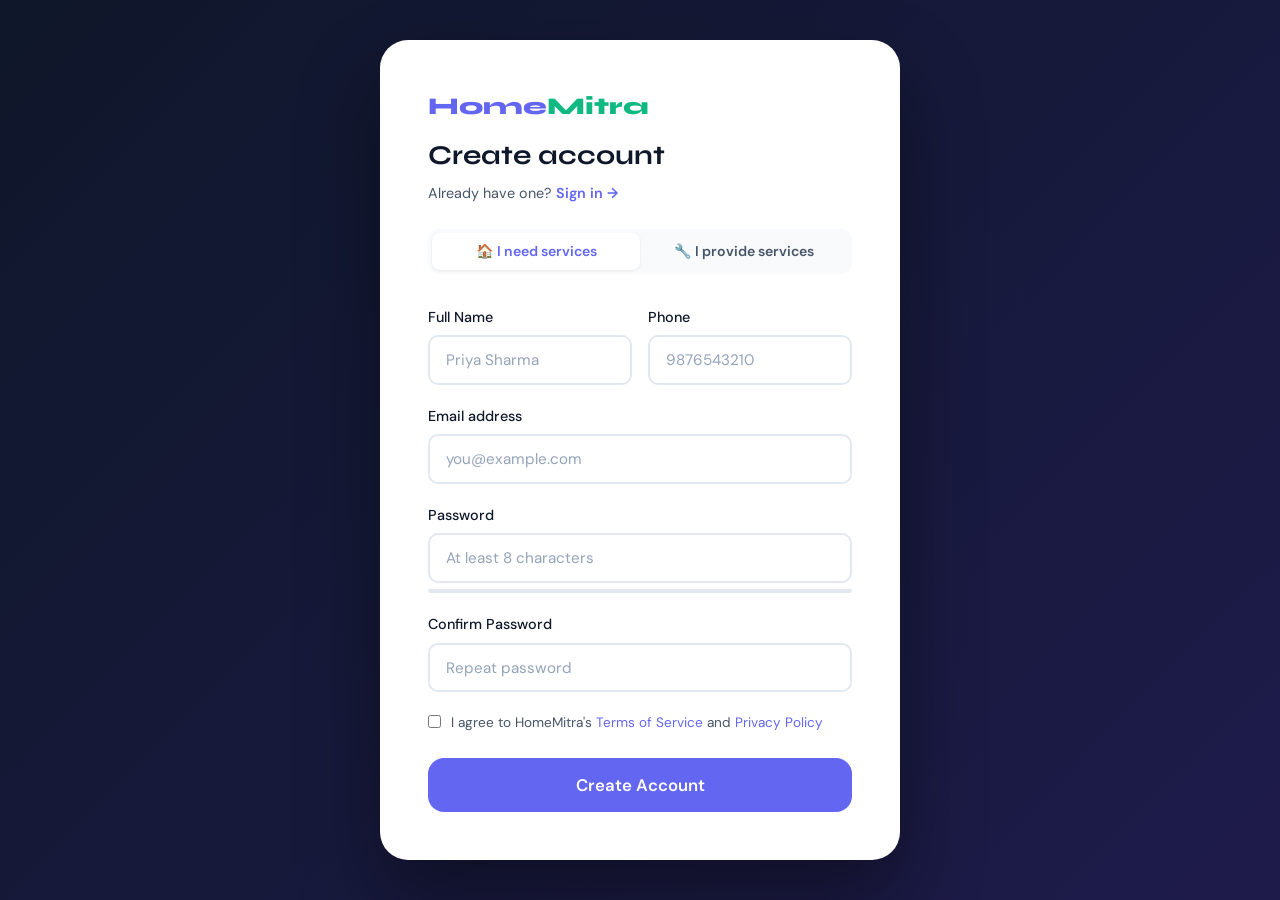
<file: pages/register.html>
<!DOCTYPE html>
<html lang="en">
<head>
  <meta charset="UTF-8"><meta name="viewport" content="width=device-width, initial-scale=1.0">
  <title>Register – HomeMitra</title>
  <link rel="stylesheet" href="../css/global.css">
  <style>
    body { background: linear-gradient(135deg, #0f172a 0%, #1e1b4b 100%); min-height: 100vh; display: flex; align-items: center; justify-content: center; padding: 2rem; }
    .auth-wrap { max-width: 520px; width: 100%; background: white; border-radius: 28px; padding: 3rem; box-shadow: 0 40px 80px rgba(0,0,0,0.4); }
    .auth-logo { font-family: 'Syne', sans-serif; font-size: 1.5rem; font-weight: 800; margin-bottom: 0.5rem; }
    .auth-logo span:first-child { color: var(--primary); }
    .auth-logo span:last-child { color: var(--secondary); }
    .role-tabs { display: flex; gap: 0; background: var(--light); border-radius: var(--radius-sm); padding: 4px; margin-bottom: 2rem; }
    .role-tab { flex: 1; padding: 0.6rem; text-align: center; border-radius: 8px; cursor: pointer; font-size: 0.88rem; font-weight: 600; color: var(--mid); transition: all var(--transition); border: none; background: transparent; font-family: 'DM Sans',sans-serif; }
    .role-tab.active { background: white; color: var(--primary); box-shadow: var(--shadow-sm); }
    .form-row { display: grid; grid-template-columns: 1fr 1fr; gap: 1rem; }
    .strength-bar { height: 4px; border-radius: 2px; background: var(--border); margin-top: 0.4rem; overflow: hidden; }
    .strength-fill { height: 100%; border-radius: 2px; transition: all 0.4s; width: 0; }
  </style>
</head>
<body>
<div class="auth-wrap">
  <div class="auth-logo"><span>Home</span><span>Mitra</span></div>
  <h1 style="font-size:1.7rem;margin-bottom:0.25rem">Create account</h1>
  <p style="color:var(--mid);font-size:0.9rem;margin-bottom:1.5rem">Already have one? <a href="/pages/login.html" style="color:var(--primary);font-weight:600">Sign in →</a></p>

  <div class="role-tabs">
    <button class="role-tab active" data-role="CUSTOMER" onclick="setRole('CUSTOMER',this)">🏠 I need services</button>
    <button class="role-tab" data-role="PROVIDER" onclick="setRole('PROVIDER',this)">🔧 I provide services</button>
  </div>

  <form id="regForm">
    <input type="hidden" id="roleInput" value="CUSTOMER">
    <div class="form-row">
      <div class="form-group">
        <label class="form-label">Full Name</label>
        <input type="text" class="form-control" id="fullName" placeholder="Priya Sharma" required>
      </div>
      <div class="form-group">
        <label class="form-label">Phone</label>
        <input type="tel" class="form-control" id="phone" placeholder="9876543210" maxlength="10" required>
      </div>
    </div>
    <div class="form-group">
      <label class="form-label">Email address</label>
      <input type="email" class="form-control" id="email" placeholder="you@example.com" required>
    </div>
    <div class="form-group">
      <label class="form-label">Password</label>
      <input type="password" class="form-control" id="password" placeholder="At least 8 characters" required oninput="updateStrength(this.value)">
      <div class="strength-bar"><div class="strength-fill" id="strengthFill"></div></div>
      <div style="font-size:0.75rem;color:var(--mid);margin-top:0.25rem" id="strengthLabel"></div>
    </div>
    <div class="form-group">
      <label class="form-label">Confirm Password</label>
      <input type="password" class="form-control" id="confirmPassword" placeholder="Repeat password" required>
      <div class="form-error hidden" id="pwdMatchErr">Passwords do not match</div>
    </div>
    <div style="display:flex;align-items:flex-start;gap:0.6rem;margin-bottom:1.5rem">
      <input type="checkbox" id="terms" required style="margin-top:3px;accent-color:var(--primary)">
      <label for="terms" style="font-size:0.85rem;color:var(--mid)">I agree to HomeMitra's <a href="#" style="color:var(--primary)">Terms of Service</a> and <a href="#" style="color:var(--primary)">Privacy Policy</a></label>
    </div>
    <button type="submit" class="btn btn-primary btn-full btn-lg" id="regBtn">
      <span id="regBtnText">Create Account</span>
      <span id="regSpinner" class="spinner hidden" style="width:18px;height:18px;border-width:2px"></span>
    </button>
  </form>
</div>
<script src="../js/api.js"></script>
<script>
  if (Auth.loggedIn()) window.location.href = '/index.html';
  function setRole(role, el) {
    document.querySelectorAll('.role-tab').forEach(t => t.classList.remove('active'));
    el.classList.add('active');
    document.getElementById('roleInput').value = role;
  }
  function updateStrength(pwd) {
    const fill = document.getElementById('strengthFill');
    const lbl = document.getElementById('strengthLabel');
    let score = 0;
    if (pwd.length >= 8) score++;
    if (/[A-Z]/.test(pwd)) score++;
    if (/[0-9]/.test(pwd)) score++;
    if (/[^A-Za-z0-9]/.test(pwd)) score++;
    const levels = [{w:'0%',c:'',t:''},{w:'25%',c:'#ef4444',t:'Weak'},{w:'50%',c:'#f59e0b',t:'Fair'},{w:'75%',c:'#6366f1',t:'Good'},{w:'100%',c:'#10b981',t:'Strong'}];
    const l = levels[score];
    fill.style.width = l.w; fill.style.background = l.c; lbl.textContent = l.t; lbl.style.color = l.c;
  }
  document.getElementById('regForm').addEventListener('submit', async e => {
    e.preventDefault();
    const pwd = document.getElementById('password').value;
    const confirm = document.getElementById('confirmPassword').value;
    const errEl = document.getElementById('pwdMatchErr');
    if (pwd !== confirm) { errEl.classList.remove('hidden'); return; }
    errEl.classList.add('hidden');
    const btn = document.getElementById('regBtn');
    const spinner = document.getElementById('regSpinner');
    const txt = document.getElementById('regBtnText');
    btn.disabled = true; spinner.classList.remove('hidden'); txt.textContent = 'Creating...';
    try {
      const res = await api.auth.register({
        fullName: document.getElementById('fullName').value,
        email: document.getElementById('email').value,
        phone: document.getElementById('phone').value,
        password: pwd,
        role: document.getElementById('roleInput').value
      });
      Auth.save(res.data);
      Toast.show('Account created! Welcome to HomeMitra 🎉', 'success');
      setTimeout(() => {
        if (res.data.role === 'PROVIDER') window.location.href = '/pages/provider-dashboard.html';
        else window.location.href = '/pages/dashboard.html';
      }, 900);
    } catch { btn.disabled = false; spinner.classList.add('hidden'); txt.textContent = 'Create Account'; }
  });
</script>
</body>
</html>
</file>
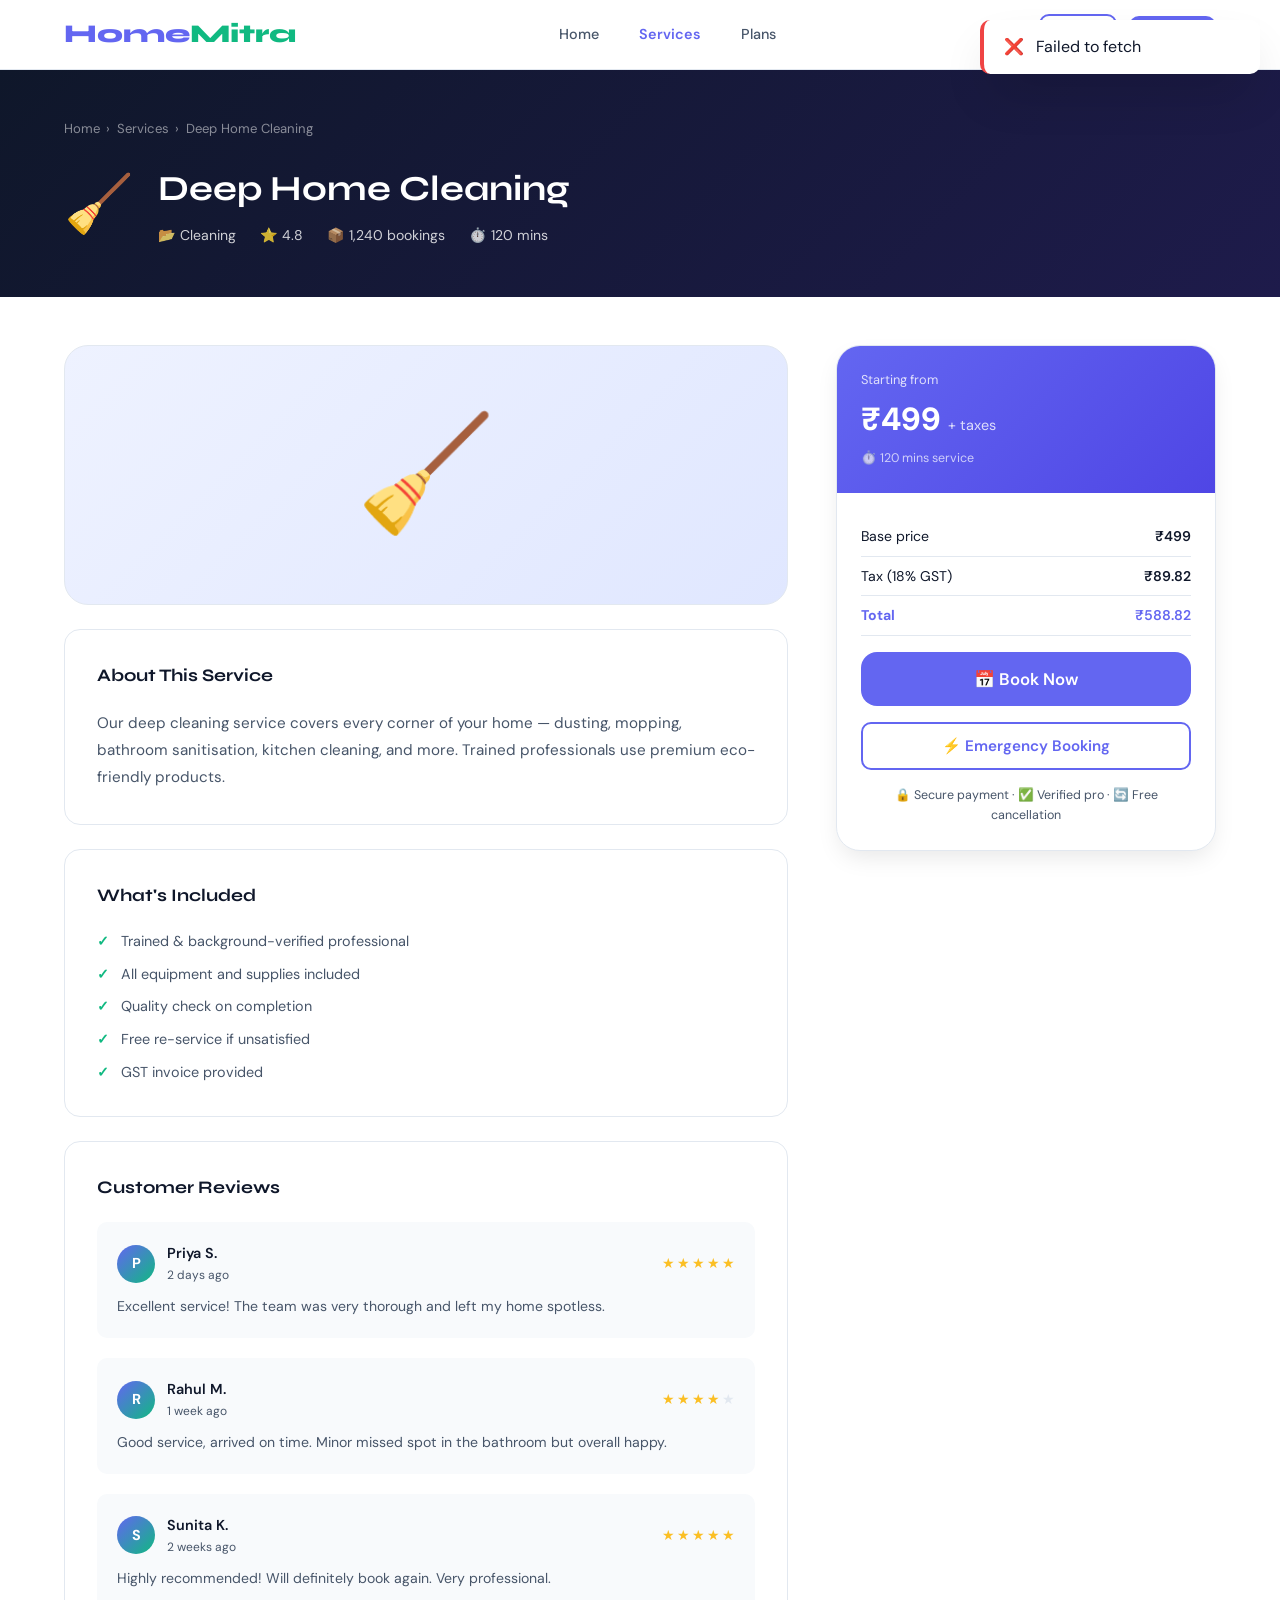
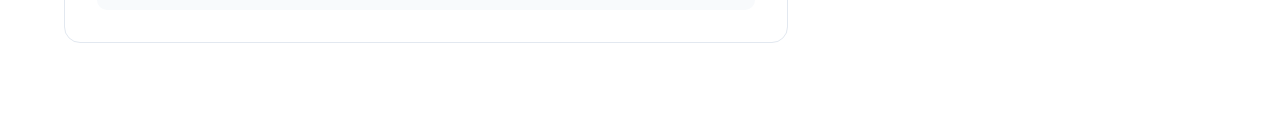
<file: pages/service-detail.html>
<!DOCTYPE html>
<html lang="en">

<head>
  <meta charset="UTF-8">
  <meta name="viewport" content="width=device-width, initial-scale=1.0">
  <title>Service Detail – HomeMitra</title>
  <link rel="stylesheet" href="../css/global.css">
  <style>
    body {
      padding-top: 70px;
    }

    .detail-hero {
      background: linear-gradient(135deg, #0f172a, #1e1b4b);
      color: white;
      padding: 3rem 0;
    }

    .breadcrumb {
      font-size: 0.82rem;
      color: rgba(255, 255, 255, 0.5);
      margin-bottom: 1.25rem;
      display: flex;
      gap: 0.4rem;
      align-items: center;
    }

    .breadcrumb a {
      color: rgba(255, 255, 255, 0.5);
    }

    .breadcrumb a:hover {
      color: white;
    }

    .detail-grid {
      display: grid;
      grid-template-columns: 1fr 380px;
      gap: 3rem;
      padding: 3rem 0;
      align-items: start;
    }

    .detail-icon-box {
      width: 100%;
      height: 260px;
      background: linear-gradient(135deg, var(--primary-light), #e0e7ff);
      border-radius: var(--radius-lg);
      display: flex;
      align-items: center;
      justify-content: center;
      font-size: 7rem;
      margin-bottom: 1.5rem;
      border: 1px solid var(--border);
    }

    .section-block {
      background: white;
      border-radius: var(--radius);
      border: 1px solid var(--border);
      padding: 2rem;
      margin-bottom: 1.5rem;
    }

    .section-block h3 {
      font-size: 1.1rem;
      margin-bottom: 1.25rem;
    }

    .includes-list {
      display: flex;
      flex-direction: column;
      gap: 0.6rem;
    }

    .includes-item {
      display: flex;
      align-items: center;
      gap: 0.75rem;
      font-size: 0.9rem;
      color: var(--mid);
    }

    .includes-item::before {
      content: '✓';
      color: var(--secondary);
      font-weight: 700;
      flex-shrink: 0;
    }

    .booking-card {
      position: sticky;
      top: 90px;
      background: white;
      border-radius: var(--radius-lg);
      border: 1px solid var(--border);
      box-shadow: var(--shadow);
      overflow: hidden;
    }

    .booking-card-header {
      background: linear-gradient(135deg, var(--primary), var(--primary-dark));
      color: white;
      padding: 1.5rem;
    }

    .booking-card-price {
      font-size: 2rem;
      font-weight: 800;
    }

    .booking-card-price small {
      font-size: 0.9rem;
      font-weight: 400;
      opacity: 0.8;
    }

    .booking-card-body {
      padding: 1.5rem;
    }

    .detail-row {
      display: flex;
      justify-content: space-between;
      font-size: 0.88rem;
      padding: 0.5rem 0;
      border-bottom: 1px solid var(--border);
    }

    .detail-row:last-child {
      border-bottom: none;
    }

    .detail-row span:last-child {
      font-weight: 600;
    }

    .reviews-grid {
      display: flex;
      flex-direction: column;
      gap: 1.25rem;
    }

    .review-item {
      padding: 1.25rem;
      background: var(--light);
      border-radius: var(--radius-sm);
    }

    .review-header {
      display: flex;
      align-items: center;
      justify-content: space-between;
      margin-bottom: 0.6rem;
    }

    .reviewer {
      display: flex;
      align-items: center;
      gap: 0.75rem;
    }

    .reviewer-avatar {
      width: 38px;
      height: 38px;
      border-radius: 50%;
      background: linear-gradient(135deg, var(--primary), var(--secondary));
      display: flex;
      align-items: center;
      justify-content: center;
      color: white;
      font-weight: 700;
      font-size: 0.9rem;
    }

    .reviewer-name {
      font-weight: 600;
      font-size: 0.9rem;
    }

    .review-date {
      font-size: 0.75rem;
      color: var(--mid);
      margin-top: 0.1rem;
    }

    .review-text {
      font-size: 0.88rem;
      color: var(--mid);
      line-height: 1.6;
    }

    .modal-overlay {
      display: none;
      position: fixed;
      inset: 0;
      background: rgba(0, 0, 0, 0.5);
      z-index: 5000;
      backdrop-filter: blur(6px);
      align-items: center;
      justify-content: center;
    }

    .modal-overlay.open {
      display: flex;
    }

    .modal-box {
      background: white;
      border-radius: var(--radius-lg);
      padding: 2.5rem;
      max-width: 520px;
      width: 90%;
      max-height: 90vh;
      overflow-y: auto;
      animation: slideUp 0.3s ease;
    }

    @keyframes slideUp {
      from {
        transform: translateY(40px);
        opacity: 0
      }

      to {
        transform: translateY(0);
        opacity: 1
      }
    }

    .modal-title {
      font-size: 1.4rem;
      margin-bottom: 0.25rem;
    }

    .modal-subtitle {
      color: var(--mid);
      font-size: 0.88rem;
      margin-bottom: 2rem;
    }

    .price-breakdown {
      background: var(--light);
      border-radius: var(--radius-sm);
      padding: 1.25rem;
      margin-bottom: 1.5rem;
    }

    .price-row {
      display: flex;
      justify-content: space-between;
      font-size: 0.9rem;
      margin-bottom: 0.5rem;
    }

    .price-row.total {
      font-weight: 700;
      font-size: 1rem;
      border-top: 1px dashed var(--border);
      padding-top: 0.5rem;
      margin-top: 0.25rem;
      color: var(--primary);
    }

    @media (max-width: 900px) {
      .detail-grid {
        grid-template-columns: 1fr;
      }

      .booking-card {
        position: static;
      }
    }
  </style>
</head>

<body>
  <nav class="navbar">
    <div class="container nav-inner">
      <a href="/index.html" class="nav-logo"><span>Home</span><span>Mitra</span></a>
      <ul class="nav-links" id="navLinks">
        <li><a href="/index.html">Home</a></li>
        <li><a href="/pages/services.html" class="active">Services</a></li>
        <li><a href="/pages/subscriptions.html">Plans</a></li>
      </ul>
      <div class="nav-actions" id="navActions"></div>
      <div class="hamburger" id="hamburger"><span></span><span></span><span></span></div>
    </div>
  </nav>

  <div class="detail-hero">
    <div class="container">
      <div class="breadcrumb">
        <a href="/index.html">Home</a> ›
        <a href="/pages/services.html">Services</a> ›
        <span id="breadcrumbName">...</span>
      </div>
      <div style="display:flex;align-items:center;gap:1.5rem;flex-wrap:wrap">
        <div style="font-size:3.5rem" id="heroIcon">🏠</div>
        <div>
          <h1 id="heroTitle" style="font-size:2.2rem;margin-bottom:0.4rem">Loading...</h1>
          <div style="display:flex;gap:1.5rem;flex-wrap:wrap;opacity:0.8;font-size:0.88rem">
            <span>📂 <span id="heroCategory"></span></span>
            <span>⭐ <span id="heroRating"></span></span>
            <span>📦 <span id="heroBookings"></span> bookings</span>
            <span>⏱️ <span id="heroDuration"></span> mins</span>
          </div>
        </div>
      </div>
    </div>
  </div>

  <div class="container">
    <div class="detail-grid">
      <div>
        <div class="detail-icon-box" id="serviceIconBox">🏠</div>
        <div class="section-block">
          <h3>About This Service</h3>
          <p id="serviceDesc" style="color:var(--mid);line-height:1.8;font-size:0.95rem">Loading...</p>
        </div>
        <div class="section-block">
          <h3>What's Included</h3>
          <div class="includes-list" id="includesList"></div>
        </div>
        <div class="section-block">
          <h3>Customer Reviews</h3>
          <div class="reviews-grid" id="reviewsGrid">
            <div class="skeleton" style="height:100px;border-radius:12px"></div>
            <div class="skeleton" style="height:100px;border-radius:12px"></div>
          </div>
        </div>
      </div>

      <div>
        <div class="booking-card">
          <div class="booking-card-header">
            <div style="font-size:0.8rem;opacity:0.8;margin-bottom:4px">Starting from</div>
            <div class="booking-card-price" id="cardPrice">₹499 <small>+ taxes</small></div>
            <div style="font-size:0.78rem;opacity:0.7;margin-top:0.25rem" id="cardDuration">⏱️ 60 mins service</div>
          </div>
          <div class="booking-card-body">
            <div class="detail-row"><span>Base price</span><span id="bprice">₹499</span></div>
            <div class="detail-row"><span>Tax (18% GST)</span><span id="btax">₹89.82</span></div>
            <div class="detail-row" style="color:var(--primary);font-weight:700"><span>Total</span><span
                id="btotal">₹588.82</span></div>
            <button class="btn btn-primary btn-full btn-lg mt-2" id="bookBtn" onclick="openBooking()">📅 Book
              Now</button>
            <button class="btn btn-secondary btn-full mt-2" onclick="openBooking()">⚡ Emergency Booking</button>
            <div style="text-align:center;font-size:0.78rem;color:var(--mid);margin-top:1rem">🔒 Secure payment · ✅
              Verified pro · 🔄 Free cancellation</div>
          </div>
        </div>
      </div>
    </div>
  </div>

  <!-- BOOKING MODAL -->
  <div class="modal-overlay" id="bookingModal">
    <div class="modal-box">
      <h2 class="modal-title">Book Service</h2>
      <p class="modal-subtitle" id="bookingModalSub">Complete your booking below</p>
      <form id="bookingForm">
        <div class="form-group">
          <label class="form-label">Service Date & Time</label>
          <input type="datetime-local" class="form-control" id="bookingDate" required>
        </div>
        <div class="form-group">
          <label class="form-label">Service Address</label>
          <textarea class="form-control" id="bookingAddress" rows="2" placeholder="Full address with pincode" required
            style="resize:none"></textarea>
        </div>
        <div class="form-group">
          <label class="form-label">Special Instructions <small style="color:var(--mid)">(optional)</small></label>
          <textarea class="form-control" id="bookingNotes" rows="2"
            placeholder="Any specific instructions for the professional..." style="resize:none"></textarea>
        </div>
        <div class="price-breakdown">
          <div class="price-row"><span>Base Price</span><span id="mb_base">₹499</span></div>
          <div class="price-row"><span>GST (18%)</span><span id="mb_tax">₹89.82</span></div>
          <div class="price-row total"><span>Total Payable</span><span id="mb_total">₹588.82</span></div>
        </div>
        <div style="display:flex;gap:1rem">
          <button type="button" class="btn btn-ghost btn-full" onclick="closeBooking()">Cancel</button>
          <button type="submit" class="btn btn-primary btn-full" id="confirmBtn">Confirm & Pay</button>
        </div>
      </form>
    </div>
  </div>

  <!-- <script src="https://checkout.razorpay.com/v1/checkout.js"></script> -->
  <script src="https://checkout.razorpay.com/v1/payment-button.js" data-payment_button_id="" async> </script>
  <script src="../js/api.js"></script>
  <script>
    initNavbar();
    let currentService = null;

    function renderStarsHTML(r) { return Array.from({ length: 5 }, (_, i) => `<span class="star${i < r ? '' : ' empty'}">★</span>`).join(''); }

    // Set min date to tomorrow
    const tomorrow = new Date(); tomorrow.setDate(tomorrow.getDate() + 1); tomorrow.setHours(8, 0, 0, 0);
    document.getElementById('bookingDate').min = tomorrow.toISOString().slice(0, 16);
    document.getElementById('bookingDate').value = tomorrow.toISOString().slice(0, 16);

    const slug = new URLSearchParams(location.search).get('slug') || 'deep-home-cleaning';

    api.services.bySlug(slug).then(res => {
      const s = res.data;
      loadService(s);
    }).catch(() => {
      const mock = { slug, name: 'Deep Home Cleaning', shortDesc: 'Complete home cleaning', description: 'Our deep cleaning service covers every corner of your home — dusting, mopping, bathroom sanitisation, kitchen cleaning, and more. Trained professionals use premium eco-friendly products.', basePrice: 499, durationMins: 120, ratingAvg: 4.8, totalBookings: 1240, featured: true, categoryName: 'Cleaning', categoryIcon: '🧹' };
      loadService(mock);
    });

    function loadService(s) {
      currentService = s;
      document.title = s.name + ' – HomeMitra';
      document.getElementById('breadcrumbName').textContent = s.name;
      document.getElementById('heroTitle').textContent = s.name;
      document.getElementById('heroIcon').textContent = s.categoryIcon || '🏠';
      document.getElementById('heroCategory').textContent = s.categoryName;
      document.getElementById('heroRating').textContent = (s.ratingAvg || 4.8).toFixed(1);
      document.getElementById('heroBookings').textContent = (s.totalBookings || 0).toLocaleString();
      document.getElementById('heroDuration').textContent = s.durationMins;
      document.getElementById('serviceIconBox').innerHTML = s.imageUrl ? `<img src="${s.imageUrl}" style="width:100%;height:100%;object-fit:cover;border-radius:24px">` : `<span>${s.categoryIcon || '🏠'}</span>`;
      document.getElementById('serviceDesc').textContent = s.description || s.shortDesc || 'Professional service delivered by verified experts.';
      const tax = s.basePrice * 0.18;
      const total = s.basePrice + tax;
      document.getElementById('cardPrice').innerHTML = `${formatPrice(s.basePrice)} <small>+ taxes</small>`;
      document.getElementById('cardDuration').textContent = `⏱️ ${s.durationMins} mins service`;
      document.getElementById('bprice').textContent = formatPrice(s.basePrice);
      document.getElementById('btax').textContent = formatPrice(tax.toFixed(2));
      document.getElementById('btotal').textContent = formatPrice(total.toFixed(2));
      document.getElementById('mb_base').textContent = formatPrice(s.basePrice);
      document.getElementById('mb_tax').textContent = formatPrice(tax.toFixed(2));
      document.getElementById('mb_total').textContent = formatPrice(total.toFixed(2));
      document.getElementById('bookingModalSub').textContent = `Booking: ${s.name} · ${formatPrice(total.toFixed(2))}`;

      const includes = [
        'Trained & background-verified professional',
        'All equipment and supplies included',
        'Quality check on completion',
        'Free re-service if unsatisfied',
        'GST invoice provided',
      ];
      document.getElementById('includesList').innerHTML = includes.map(i => `<div class="includes-item">${i}</div>`).join('');

      // Mock reviews
      const reviews = [
        { name: 'Priya S.', rating: 5, comment: 'Excellent service! The team was very thorough and left my home spotless.', date: '2 days ago' },
        { name: 'Rahul M.', rating: 4, comment: 'Good service, arrived on time. Minor missed spot in the bathroom but overall happy.', date: '1 week ago' },
        { name: 'Sunita K.', rating: 5, comment: 'Highly recommended! Will definitely book again. Very professional.', date: '2 weeks ago' },
      ];
      document.getElementById('reviewsGrid').innerHTML = reviews.map(r => `
    <div class="review-item">
      <div class="review-header">
        <div class="reviewer">
          <div class="reviewer-avatar">${r.name.charAt(0)}</div>
          <div><div class="reviewer-name">${r.name}</div><div class="review-date">${r.date}</div></div>
        </div>
        <div class="stars">${renderStarsHTML(r.rating)}</div>
      </div>
      <div class="review-text">${r.comment}</div>
    </div>`).join('');
    }

    function openBooking() {
      if (!Auth.loggedIn()) { Toast.show('Please login to book a service', 'warning'); setTimeout(() => location.href = '/pages/login.html', 1200); return; }
      document.getElementById('bookingModal').classList.add('open');
    }
    function closeBooking() { document.getElementById('bookingModal').classList.remove('open'); }

    document.getElementById('bookingForm').addEventListener('submit', async e => {
      e.preventDefault();
      const btn = document.getElementById('confirmBtn');
      btn.disabled = true; btn.textContent = 'Processing...';
      try {
        // In production: create booking via API, then open Razorpay
        // For demo: show success toast
        Toast.show('Booking confirmed! Redirecting to payment...', 'success');
        closeBooking();
        setTimeout(() => { window.location.href = '/pages/dashboard.html'; }, 1800);
      } catch {
        btn.disabled = false; btn.textContent = 'Confirm & Pay';
      }
    });

    document.getElementById('bookingModal').addEventListener('click', e => {
      if (e.target === document.getElementById('bookingModal')) closeBooking();
    });
  </script>
</body>

</html>
</file>
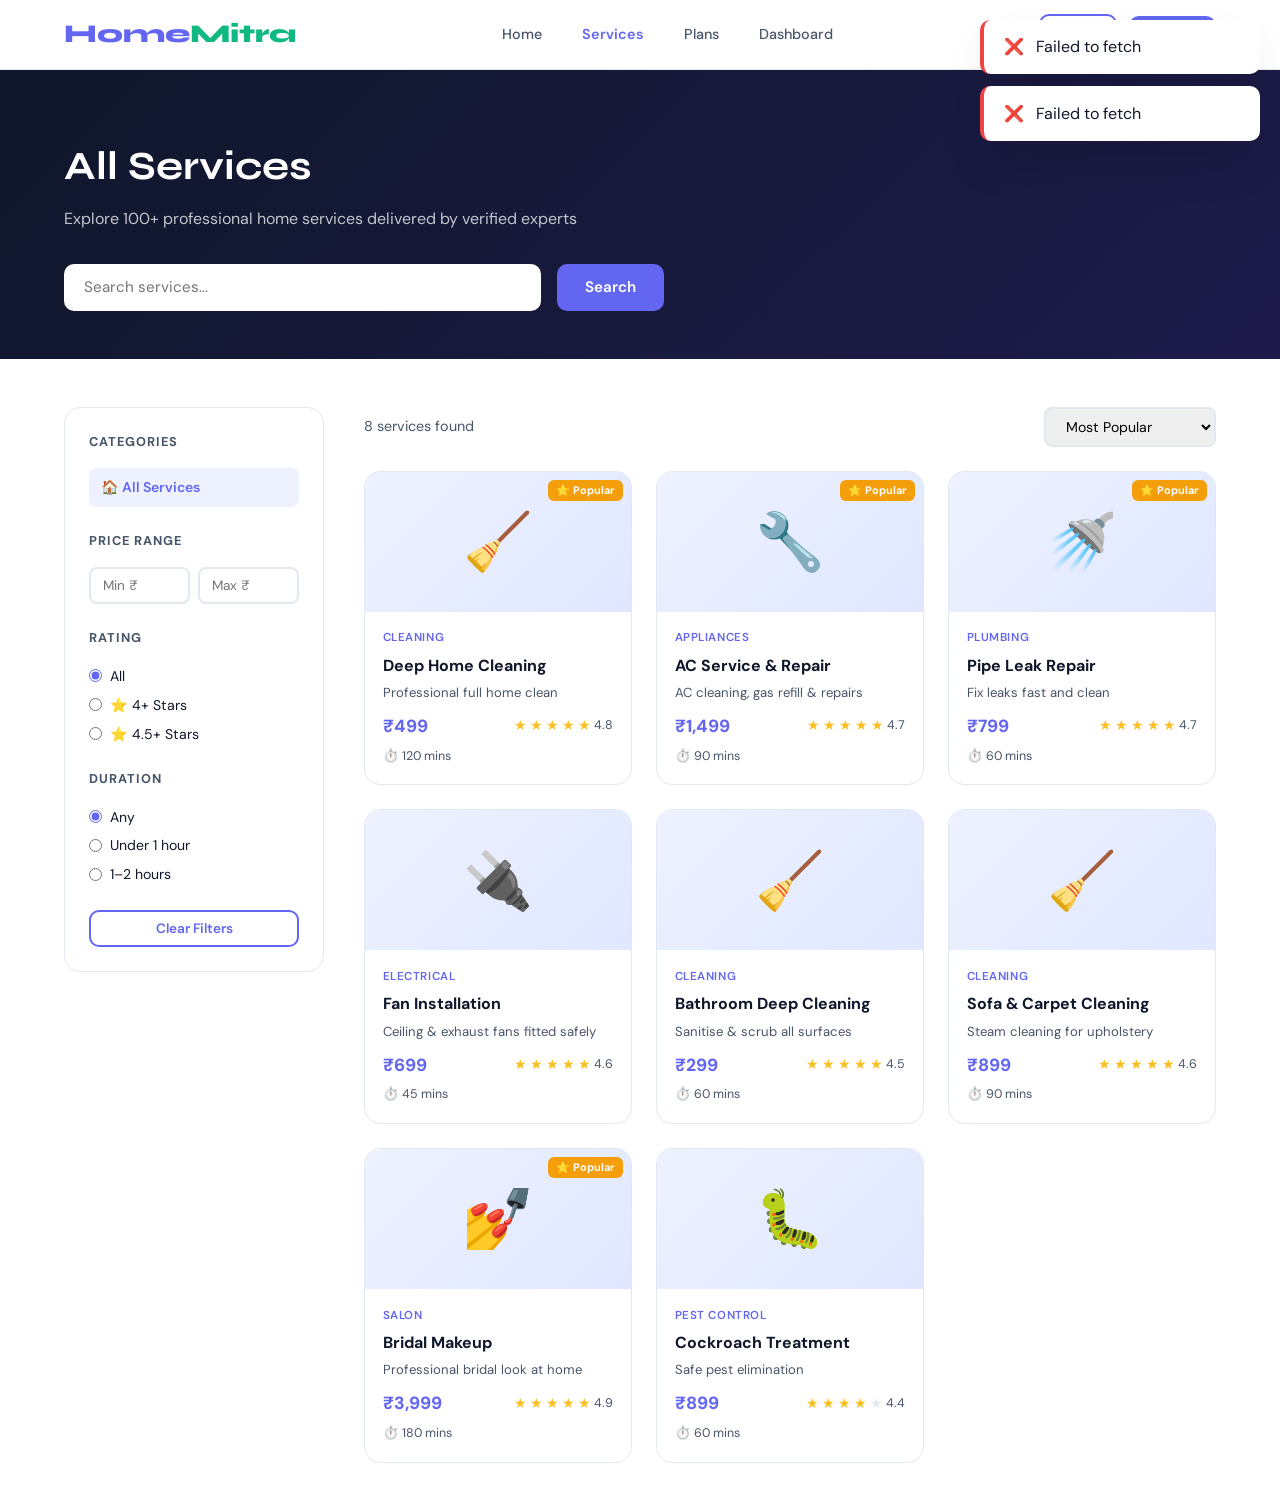
<file: pages/services.html>
<!DOCTYPE html>
<html lang="en">
<head>
  <meta charset="UTF-8"><meta name="viewport" content="width=device-width, initial-scale=1.0">
  <title>Services – HomeMitra</title>
  <link rel="stylesheet" href="../css/global.css">
  <style>
    body { padding-top: 70px; }
    .page-hero { background: linear-gradient(135deg, #0f172a, #1e1b4b); color: white; padding: 4rem 0 3rem; }
    .page-hero h1 { font-size: 2.5rem; margin-bottom: 0.5rem; }
    .page-hero p { opacity: 0.75; }
    .search-bar { display: flex; gap: 1rem; margin-top: 2rem; max-width: 600px; }
    .search-bar input { flex: 1; padding: 0.85rem 1.25rem; border: none; border-radius: var(--radius-sm); font-size: 0.95rem; font-family: 'DM Sans',sans-serif; }
    .layout { display: grid; grid-template-columns: 260px 1fr; gap: 2.5rem; padding: 3rem 0; align-items: start; }
    .filters { background: white; border-radius: var(--radius); border: 1px solid var(--border); padding: 1.5rem; position: sticky; top: 90px; }
    .filter-title { font-size: 0.8rem; font-weight: 700; text-transform: uppercase; letter-spacing: 0.08em; color: var(--mid); margin-bottom: 1rem; }
    .filter-title:not(:first-child) { margin-top: 1.5rem; }
    .cat-filter-item { display: flex; align-items: center; gap: 0.6rem; padding: 0.5rem 0.75rem; border-radius: 8px; cursor: pointer; transition: all var(--transition); font-size: 0.88rem; }
    .cat-filter-item:hover { background: var(--primary-light); color: var(--primary); }
    .cat-filter-item.active { background: var(--primary-light); color: var(--primary); font-weight: 600; }
    .price-range { display: flex; gap: 0.5rem; }
    .price-input { width: 100%; padding: 0.5rem 0.75rem; border: 2px solid var(--border); border-radius: 8px; font-size: 0.85rem; font-family: 'DM Sans',sans-serif; }
    .price-input:focus { outline: none; border-color: var(--primary); }
    .sort-bar { display: flex; align-items: center; justify-content: space-between; margin-bottom: 1.5rem; flex-wrap: wrap; gap: 1rem; }
    .sort-bar select { padding: 0.5rem 1rem; border: 2px solid var(--border); border-radius: 8px; font-family: 'DM Sans',sans-serif; font-size: 0.88rem; cursor: pointer; }
    .sort-bar select:focus { outline: none; border-color: var(--primary); }
    .results-count { font-size: 0.9rem; color: var(--mid); }
    .services-grid { display: grid; grid-template-columns: repeat(auto-fill, minmax(260px, 1fr)); gap: 1.5rem; }
    .svc-card { background: white; border-radius: var(--radius); overflow: hidden; border: 1px solid var(--border); transition: all var(--transition); cursor: pointer; }
    .svc-card:hover { transform: translateY(-5px); box-shadow: var(--shadow); border-color: var(--primary); }
    .svc-img { height: 140px; background: linear-gradient(135deg, var(--primary-light), #e0e7ff); display: flex; align-items: center; justify-content: center; font-size: 3.5rem; position: relative; }
    .svc-featured { position: absolute; top: 8px; right: 8px; background: var(--accent); color: white; font-size: 0.68rem; font-weight: 700; padding: 2px 8px; border-radius: 6px; }
    .svc-body { padding: 1.1rem; }
    .svc-category { font-size: 0.72rem; color: var(--primary); font-weight: 600; text-transform: uppercase; letter-spacing: 0.05em; margin-bottom: 0.3rem; }
    .svc-name { font-size: 1rem; font-weight: 700; margin-bottom: 0.3rem; }
    .svc-desc { font-size: 0.82rem; color: var(--mid); margin-bottom: 0.6rem; line-height: 1.5; display: -webkit-box; -webkit-line-clamp: 2; -webkit-box-orient: vertical; overflow: hidden; }
    .svc-meta { display: flex; align-items: center; justify-content: space-between; }
    .svc-price { font-size: 1.1rem; font-weight: 800; color: var(--primary); }
    .svc-rating { font-size: 0.78rem; color: var(--mid); display: flex; align-items: center; gap: 3px; }
    .no-results { text-align: center; padding: 4rem; color: var(--mid); }
    .no-results .icon { font-size: 4rem; margin-bottom: 1rem; }
    @media (max-width: 900px) { .layout { grid-template-columns: 1fr; } .filters { position: static; } }
  </style>
</head>
<body>
<nav class="navbar">
  <div class="container nav-inner">
    <a href="/index.html" class="nav-logo"><span>Home</span><span>Mitra</span></a>
    <ul class="nav-links" id="navLinks">
      <li><a href="/index.html">Home</a></li>
      <li><a href="/pages/services.html" class="active">Services</a></li>
      <li><a href="/pages/subscriptions.html">Plans</a></li>
      <li><a href="/pages/dashboard.html">Dashboard</a></li>
    </ul>
    <div class="nav-actions" id="navActions"></div>
    <div class="hamburger" id="hamburger"><span></span><span></span><span></span></div>
  </div>
</nav>

<div class="page-hero">
  <div class="container">
    <h1>All Services</h1>
    <p>Explore 100+ professional home services delivered by verified experts</p>
    <div class="search-bar">
      <input type="text" id="searchInput" placeholder="Search services..." oninput="debounceSearch(this.value)">
      <button class="btn btn-primary" onclick="doSearch()">Search</button>
    </div>
  </div>
</div>

<div class="container">
  <div class="layout">
    <!-- FILTERS -->
    <aside class="filters">
      <div class="filter-title">Categories</div>
      <div id="catFilters">
        <div class="cat-filter-item active" data-id="" onclick="filterCat('',this)">🏠 All Services</div>
      </div>
      <div class="filter-title">Price Range</div>
      <div class="price-range">
        <input type="number" class="price-input" id="minPrice" placeholder="Min ₹" oninput="applyFilters()">
        <input type="number" class="price-input" id="maxPrice" placeholder="Max ₹" oninput="applyFilters()">
      </div>
      <div class="filter-title">Rating</div>
      <div style="display:flex;flex-direction:column;gap:0.4rem">
        <label style="display:flex;align-items:center;gap:0.5rem;font-size:0.88rem;cursor:pointer"><input type="radio" name="rating" value="" onchange="applyFilters()" style="accent-color:var(--primary)" checked> All</label>
        <label style="display:flex;align-items:center;gap:0.5rem;font-size:0.88rem;cursor:pointer"><input type="radio" name="rating" value="4" onchange="applyFilters()" style="accent-color:var(--primary)"> ⭐ 4+ Stars</label>
        <label style="display:flex;align-items:center;gap:0.5rem;font-size:0.88rem;cursor:pointer"><input type="radio" name="rating" value="4.5" onchange="applyFilters()" style="accent-color:var(--primary)"> ⭐ 4.5+ Stars</label>
      </div>
      <div class="filter-title">Duration</div>
      <div style="display:flex;flex-direction:column;gap:0.4rem">
        <label style="display:flex;align-items:center;gap:0.5rem;font-size:0.88rem;cursor:pointer"><input type="radio" name="dur" value="" onchange="applyFilters()" style="accent-color:var(--primary)" checked> Any</label>
        <label style="display:flex;align-items:center;gap:0.5rem;font-size:0.88rem;cursor:pointer"><input type="radio" name="dur" value="60" onchange="applyFilters()" style="accent-color:var(--primary)"> Under 1 hour</label>
        <label style="display:flex;align-items:center;gap:0.5rem;font-size:0.88rem;cursor:pointer"><input type="radio" name="dur" value="120" onchange="applyFilters()" style="accent-color:var(--primary)"> 1–2 hours</label>
      </div>
      <button class="btn btn-secondary btn-full mt-3 btn-sm" onclick="clearFilters()">Clear Filters</button>
    </aside>

    <!-- MAIN -->
    <div>
      <div class="sort-bar">
        <span class="results-count" id="resultsCount">Loading...</span>
        <select id="sortSelect" onchange="applyFilters()">
          <option value="popular">Most Popular</option>
          <option value="price-asc">Price: Low to High</option>
          <option value="price-desc">Price: High to Low</option>
          <option value="rating">Highest Rated</option>
        </select>
      </div>
      <div class="services-grid" id="servicesGrid"></div>
      <div id="noResults" class="no-results hidden">
        <div class="icon">🔍</div>
        <h3>No services found</h3>
        <p>Try different search terms or adjust your filters</p>
        <button class="btn btn-primary mt-2" onclick="clearFilters()">Clear Filters</button>
      </div>
    </div>
  </div>
</div>

<script src="../js/api.js"></script>
<script>
initNavbar();
let allServices = [], activeCat = '';

function renderStarsHTML(r){ return Array.from({length:5},(_,i)=>`<span class="star${i<r?'':' empty'}">★</span>`).join(''); }

// Load categories
api.categories.all().then(res => {
  const cf = document.getElementById('catFilters');
  res.data.forEach(c => {
    const d = document.createElement('div');
    d.className = 'cat-filter-item'; d.dataset.id = c.id;
    d.innerHTML = `${c.icon} ${c.name}`;
    d.onclick = () => filterCat(c.id, d);
    cf.appendChild(d);
  });
}).catch(() => {});

// Load services
function loadServices(catId) {
  const grid = document.getElementById('servicesGrid');
  grid.innerHTML = Array.from({length:8},()=>`<div class="svc-card skeleton" style="height:280px"></div>`).join('');
  const p = catId ? api.services.byCategory(catId) : api.services.all(0, 50);
  p.then(res => {
    allServices = catId ? res.data : res.data.content || res.data;
    applyFilters();
  }).catch(() => {
    // Fallback mock
    allServices = [
      {id:1,slug:'deep-home-cleaning',name:'Deep Home Cleaning',shortDesc:'Professional full home clean',basePrice:499,durationMins:120,ratingAvg:4.8,totalBookings:1240,featured:true,categoryName:'Cleaning',categoryIcon:'🧹'},
      {id:2,slug:'pipe-leak-repair',name:'Pipe Leak Repair',shortDesc:'Fix leaks fast and clean',basePrice:799,durationMins:60,ratingAvg:4.7,totalBookings:980,featured:true,categoryName:'Plumbing',categoryIcon:'🚿'},
      {id:3,slug:'fan-installation',name:'Fan Installation',shortDesc:'Ceiling & exhaust fans fitted safely',basePrice:699,durationMins:45,ratingAvg:4.6,totalBookings:745,categoryName:'Electrical',categoryIcon:'🔌'},
      {id:4,slug:'bridal-makeup',name:'Bridal Makeup',shortDesc:'Professional bridal look at home',basePrice:3999,durationMins:180,ratingAvg:4.9,totalBookings:432,featured:true,categoryName:'Salon',categoryIcon:'💅'},
      {id:5,slug:'ac-service',name:'AC Service & Repair',shortDesc:'AC cleaning, gas refill & repairs',basePrice:1499,durationMins:90,ratingAvg:4.7,totalBookings:1100,featured:true,categoryName:'Appliances',categoryIcon:'🔧'},
      {id:6,slug:'bathroom-cleaning',name:'Bathroom Deep Cleaning',shortDesc:'Sanitise & scrub all surfaces',basePrice:299,durationMins:60,ratingAvg:4.5,totalBookings:670,categoryName:'Cleaning',categoryIcon:'🧹'},
      {id:7,slug:'sofa-cleaning',name:'Sofa & Carpet Cleaning',shortDesc:'Steam cleaning for upholstery',basePrice:899,durationMins:90,ratingAvg:4.6,totalBookings:520,categoryName:'Cleaning',categoryIcon:'🧹'},
      {id:8,slug:'cockroach-treatment',name:'Cockroach Treatment',shortDesc:'Safe pest elimination',basePrice:899,durationMins:60,ratingAvg:4.4,totalBookings:310,categoryName:'Pest Control',categoryIcon:'🐛'},
    ];
    applyFilters();
  });
}

function filterCat(id, el) {
  activeCat = id;
  document.querySelectorAll('.cat-filter-item').forEach(e => e.classList.remove('active'));
  el.classList.add('active');
  loadServices(id);
}

function applyFilters() {
  let data = [...allServices];
  const q = document.getElementById('searchInput').value.toLowerCase();
  const minP = parseFloat(document.getElementById('minPrice').value) || 0;
  const maxP = parseFloat(document.getElementById('maxPrice').value) || Infinity;
  const rating = parseFloat(document.querySelector('input[name="rating"]:checked')?.value || 0);
  const dur = parseInt(document.querySelector('input[name="dur"]:checked')?.value || 0);
  const sort = document.getElementById('sortSelect').value;

  if (q) data = data.filter(s => s.name.toLowerCase().includes(q) || (s.shortDesc||'').toLowerCase().includes(q));
  data = data.filter(s => s.basePrice >= minP && s.basePrice <= maxP);
  if (rating) data = data.filter(s => (s.ratingAvg||0) >= rating);
  if (dur) data = data.filter(s => s.durationMins <= dur);

  if (sort === 'price-asc') data.sort((a,b) => a.basePrice - b.basePrice);
  else if (sort === 'price-desc') data.sort((a,b) => b.basePrice - a.basePrice);
  else if (sort === 'rating') data.sort((a,b) => (b.ratingAvg||0) - (a.ratingAvg||0));
  else data.sort((a,b) => (b.totalBookings||0) - (a.totalBookings||0));

  renderServices(data);
}

function renderServices(data) {
  const grid = document.getElementById('servicesGrid');
  const noR = document.getElementById('noResults');
  document.getElementById('resultsCount').textContent = `${data.length} service${data.length!==1?'s':''} found`;
  if (!data.length) { grid.innerHTML = ''; noR.classList.remove('hidden'); return; }
  noR.classList.add('hidden');
  grid.innerHTML = data.map(s => `
    <div class="svc-card" onclick="location.href='/pages/service-detail.html?slug=${s.slug}'">
      <div class="svc-img"><span>${s.categoryIcon||'🏠'}</span>${s.featured?'<span class="svc-featured">⭐ Popular</span>':''}</div>
      <div class="svc-body">
        <div class="svc-category">${s.categoryName||''}</div>
        <div class="svc-name">${s.name}</div>
        <div class="svc-desc">${s.shortDesc||''}</div>
        <div class="svc-meta">
          <div class="svc-price">${formatPrice(s.basePrice)}</div>
          <div class="svc-rating">${renderStarsHTML(Math.round(s.ratingAvg||4))} ${(s.ratingAvg||4.5).toFixed(1)}</div>
        </div>
        <div style="font-size:0.78rem;color:var(--mid);margin-top:0.4rem">⏱️ ${s.durationMins} mins</div>
      </div>
    </div>`).join('');
}

let searchTimer;
function debounceSearch(v) { clearTimeout(searchTimer); searchTimer = setTimeout(() => applyFilters(), 300); }
function doSearch() { applyFilters(); }
function clearFilters() {
  document.getElementById('searchInput').value = '';
  document.getElementById('minPrice').value = '';
  document.getElementById('maxPrice').value = '';
  document.querySelectorAll('input[name="rating"]')[0].checked = true;
  document.querySelectorAll('input[name="dur"]')[0].checked = true;
  document.getElementById('sortSelect').value = 'popular';
  filterCat('', document.querySelector('.cat-filter-item'));
}

// Check URL params
const params = new URLSearchParams(location.search);
const catParam = params.get('category');
if (catParam) {
  setTimeout(() => {
    const el = document.querySelector(`[data-id="${catParam}"]`);
    if (el) filterCat(catParam, el);
    else loadServices(catParam);
  }, 400);
} else { loadServices(''); }
</script>
</body>
</html>
</file>
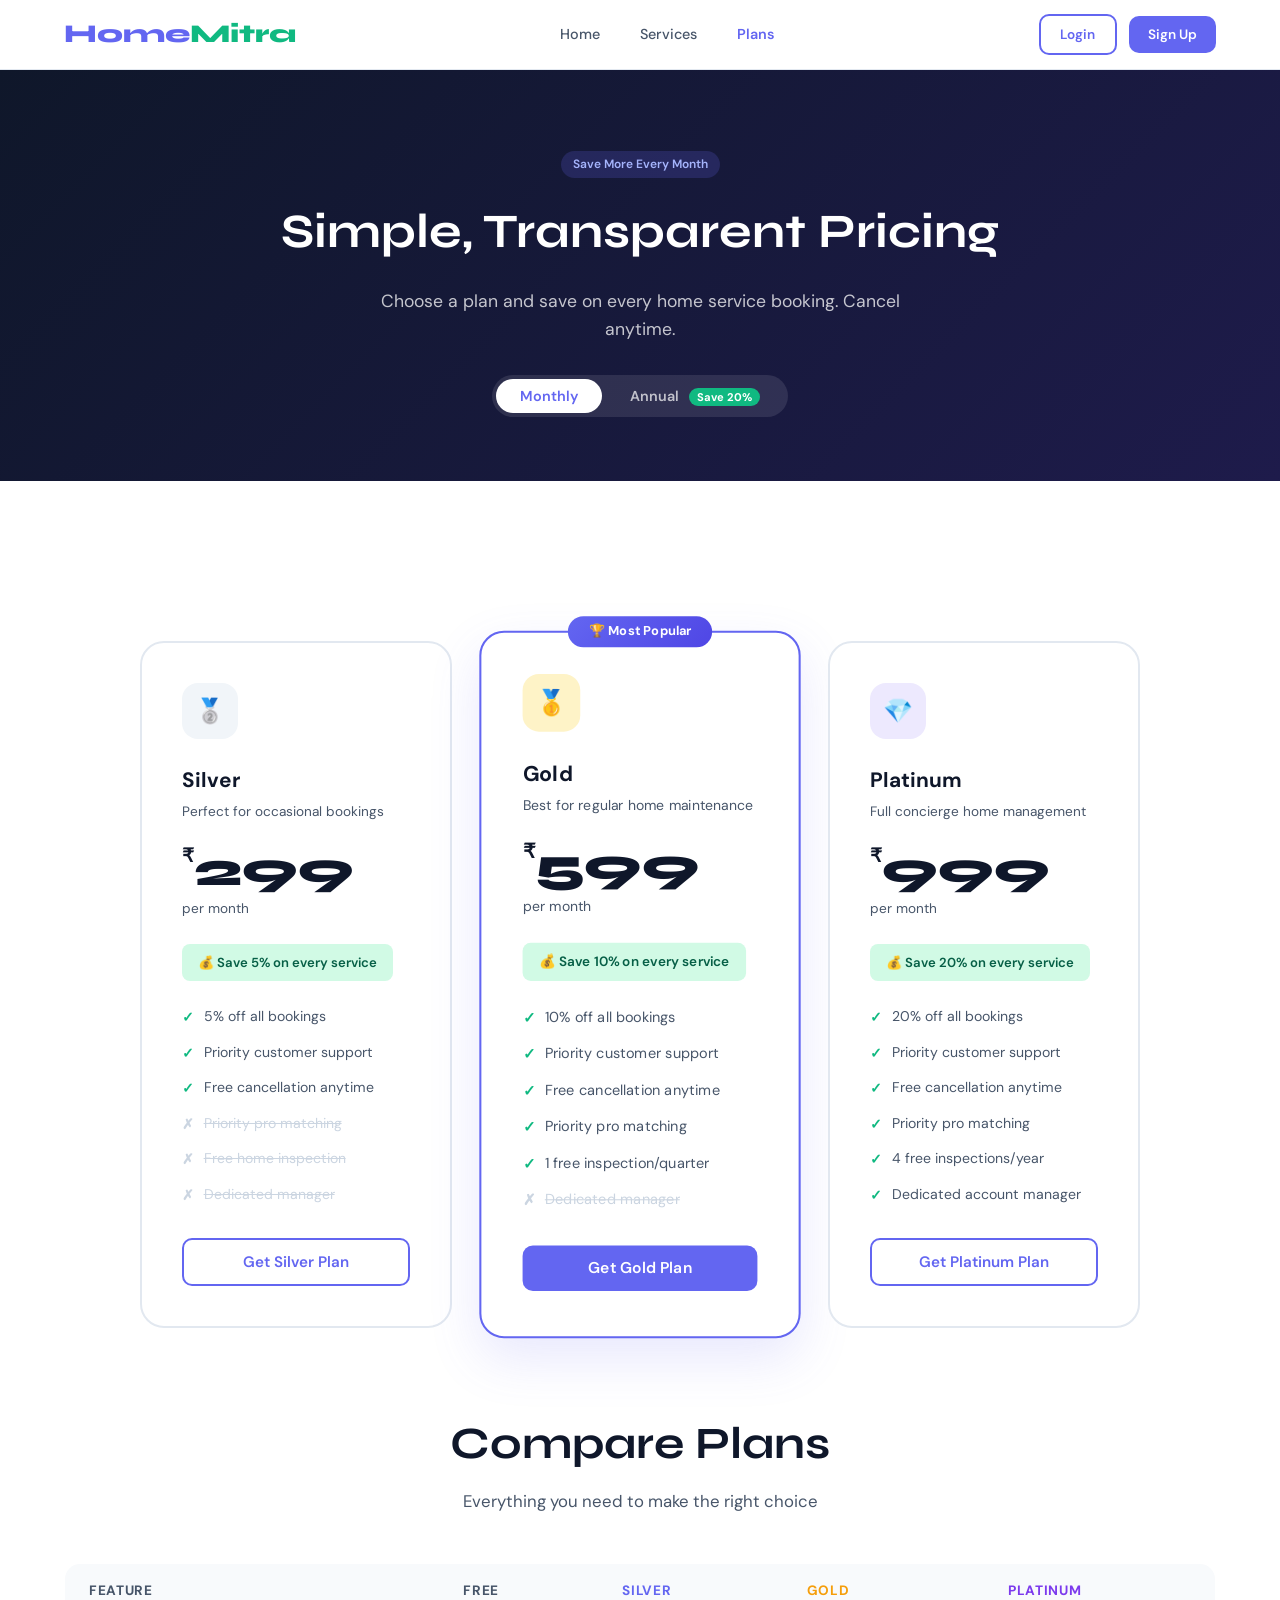
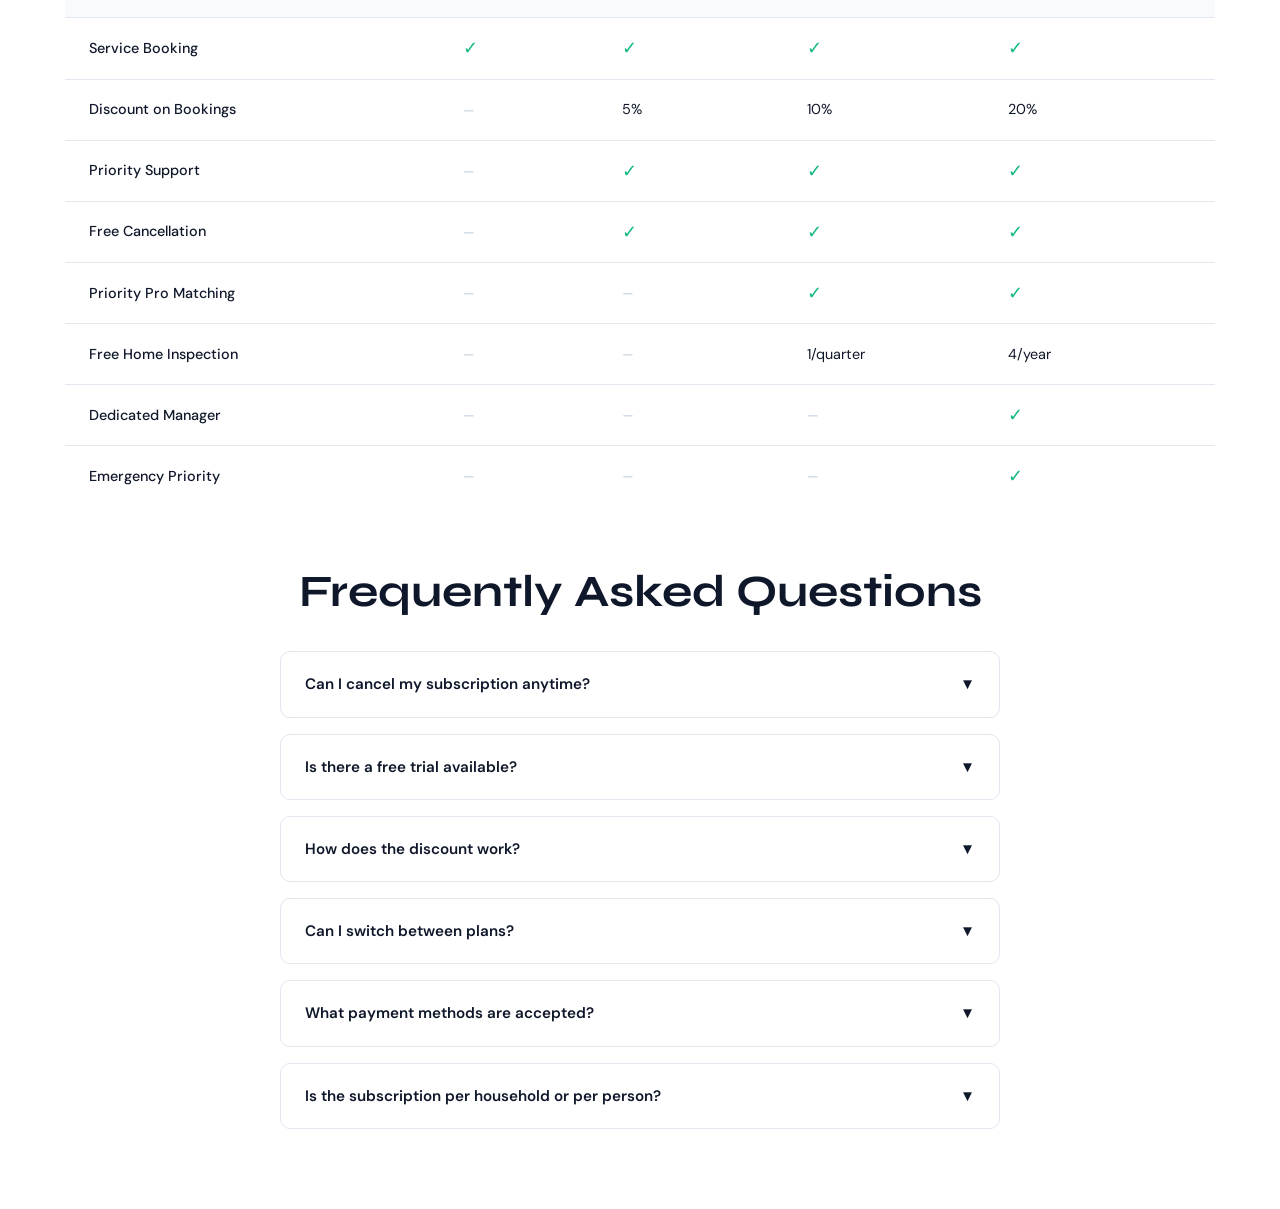
<file: pages/subscriptions.html>
<!DOCTYPE html>
<html lang="en">
<head>
  <meta charset="UTF-8"><meta name="viewport" content="width=device-width, initial-scale=1.0">
  <title>Subscription Plans – HomeMitra</title>
  <link rel="stylesheet" href="../css/global.css">
  <style>
    body { padding-top: 70px; }
    .plans-hero { background: linear-gradient(135deg,#0f172a,#1e1b4b); color: white; padding: 5rem 0 4rem; text-align: center; }
    .plans-hero h1 { font-size: clamp(2rem, 5vw, 3rem); margin-bottom: 1rem; }
    .plans-hero p { opacity: 0.75; font-size: 1.1rem; max-width: 540px; margin: 0 auto 2rem; }
    .toggle-wrap { display: inline-flex; background: rgba(255,255,255,0.1); border-radius: 99px; padding: 4px; gap: 4px; }
    .toggle-btn { padding: 0.5rem 1.5rem; border-radius: 99px; border: none; cursor: pointer; font-family: 'DM Sans',sans-serif; font-weight: 600; font-size: 0.9rem; transition: all var(--transition); background: transparent; color: rgba(255,255,255,0.7); }
    .toggle-btn.active { background: white; color: var(--primary); }
    .save-badge { background: var(--secondary); color: white; font-size: 0.7rem; font-weight: 700; padding: 2px 8px; border-radius: 99px; margin-left: 6px; }
    .plans-grid { display: grid; grid-template-columns: repeat(3, 1fr); gap: 2rem; max-width: 1000px; margin: 0 auto; padding: 5rem 0; }
    .plan-card { background: white; border: 2px solid var(--border); border-radius: 24px; padding: 2.5rem; position: relative; transition: all var(--transition); }
    .plan-card:hover { transform: translateY(-6px); box-shadow: var(--shadow-lg); }
    .plan-card.popular { border-color: var(--primary); box-shadow: 0 20px 50px rgba(99,102,241,0.15); transform: scale(1.03); }
    .plan-card.popular:hover { transform: scale(1.03) translateY(-6px); }
    .popular-badge { position: absolute; top: -16px; left: 50%; transform: translateX(-50%); background: linear-gradient(135deg, var(--primary), var(--primary-dark)); color: white; padding: 5px 20px; border-radius: 99px; font-size: 0.78rem; font-weight: 700; white-space: nowrap; }
    .plan-icon { width: 56px; height: 56px; border-radius: 16px; display: flex; align-items: center; justify-content: center; font-size: 1.5rem; margin-bottom: 1.5rem; }
    .plan-name { font-size: 1.3rem; font-weight: 700; margin-bottom: 0.25rem; }
    .plan-tagline { font-size: 0.85rem; color: var(--mid); margin-bottom: 1.5rem; }
    .plan-price-wrap { margin: 1.5rem 0; }
    .plan-price { font-size: 3rem; font-weight: 800; font-family: 'Syne',sans-serif; line-height: 1; }
    .plan-price sup { font-size: 1.2rem; vertical-align: top; margin-top: 0.5rem; font-weight: 600; }
    .plan-period { font-size: 0.85rem; color: var(--mid); margin-top: 0.25rem; }
    .plan-savings { background: #d1fae5; color: #065f46; padding: 0.5rem 1rem; border-radius: 8px; font-size: 0.82rem; font-weight: 600; margin-bottom: 1.5rem; display: inline-block; }
    .plan-features { list-style: none; margin-bottom: 2rem; display: flex; flex-direction: column; gap: 0.75rem; }
    .plan-features li { display: flex; align-items: flex-start; gap: 0.6rem; font-size: 0.88rem; color: var(--mid); }
    .plan-features li span:first-child { color: var(--secondary); font-weight: 700; flex-shrink: 0; margin-top: 1px; }
    .plan-features li.unavail span:first-child { color: #cbd5e1; }
    .plan-features li.unavail span:last-child { color: #cbd5e1; text-decoration: line-through; }
    .compare-table { width: 100%; border-collapse: collapse; background: white; border-radius: var(--radius); overflow: hidden; border: 1px solid var(--border); margin: 3rem 0; }
    .compare-table th { background: var(--light); padding: 1rem 1.5rem; text-align: left; font-size: 0.85rem; font-weight: 700; color: var(--mid); text-transform: uppercase; letter-spacing: 0.05em; }
    .compare-table td { padding: 1rem 1.5rem; border-top: 1px solid var(--border); font-size: 0.9rem; }
    .compare-table td:first-child { font-weight: 500; }
    .compare-table td.check { color: var(--secondary); font-size: 1.1rem; }
    .compare-table td.cross { color: #cbd5e1; font-size: 1.1rem; }
    .compare-table tr:hover td { background: var(--light); }
    .faq-grid { display: flex; flex-direction: column; gap: 1rem; max-width: 720px; margin: 0 auto; }
    .faq-item { background: white; border: 1px solid var(--border); border-radius: var(--radius-sm); overflow: hidden; }
    .faq-q { padding: 1.25rem 1.5rem; font-weight: 600; cursor: pointer; display: flex; justify-content: space-between; align-items: center; font-size: 0.95rem; }
    .faq-q:hover { background: var(--light); }
    .faq-a { display: none; padding: 0 1.5rem 1.25rem; font-size: 0.88rem; color: var(--mid); line-height: 1.7; }
    .faq-item.open .faq-a { display: block; }
    .faq-item.open .faq-arrow { transform: rotate(180deg); }
    .faq-arrow { transition: transform var(--transition); }
    @media (max-width: 900px) { .plans-grid { grid-template-columns: 1fr; max-width: 420px; } .plan-card.popular { transform: none; } .plan-card.popular:hover { transform: translateY(-6px); } }
  </style>
</head>
<body>
<nav class="navbar">
  <div class="container nav-inner">
    <a href="/index.html" class="nav-logo"><span>Home</span><span>Mitra</span></a>
    <ul class="nav-links" id="navLinks">
      <li><a href="/index.html">Home</a></li>
      <li><a href="/pages/services.html">Services</a></li>
      <li><a href="/pages/subscriptions.html" class="active">Plans</a></li>
    </ul>
    <div class="nav-actions" id="navActions"></div>
    <div class="hamburger" id="hamburger"><span></span><span></span><span></span></div>
  </div>
</nav>

<div class="plans-hero">
  <div class="container">
    <span class="badge" style="background:rgba(99,102,241,0.2);color:#a5b4fc;margin-bottom:1rem">Save More Every Month</span>
    <h1>Simple, Transparent Pricing</h1>
    <p>Choose a plan and save on every home service booking. Cancel anytime.</p>
    <div class="toggle-wrap">
      <button class="toggle-btn active" onclick="setBilling('monthly',this)">Monthly</button>
      <button class="toggle-btn" onclick="setBilling('annual',this)">Annual <span class="save-badge">Save 20%</span></button>
    </div>
  </div>
</div>

<section class="section">
  <div class="container">
    <div class="plans-grid" id="plansGrid">
      <!-- JS populated -->
    </div>

    <div class="text-center mb-3">
      <h2 class="section-title">Compare Plans</h2>
      <p class="section-sub">Everything you need to make the right choice</p>
    </div>
    <table class="compare-table">
      <thead>
        <tr>
          <th>Feature</th>
          <th>Free</th>
          <th style="color:var(--primary)">Silver</th>
          <th style="color:var(--accent)">Gold</th>
          <th style="color:#7c3aed">Platinum</th>
        </tr>
      </thead>
      <tbody>
        <tr><td>Service Booking</td><td class="check">✓</td><td class="check">✓</td><td class="check">✓</td><td class="check">✓</td></tr>
        <tr><td>Discount on Bookings</td><td class="cross">–</td><td>5%</td><td>10%</td><td>20%</td></tr>
        <tr><td>Priority Support</td><td class="cross">–</td><td class="check">✓</td><td class="check">✓</td><td class="check">✓</td></tr>
        <tr><td>Free Cancellation</td><td class="cross">–</td><td class="check">✓</td><td class="check">✓</td><td class="check">✓</td></tr>
        <tr><td>Priority Pro Matching</td><td class="cross">–</td><td class="cross">–</td><td class="check">✓</td><td class="check">✓</td></tr>
        <tr><td>Free Home Inspection</td><td class="cross">–</td><td class="cross">–</td><td>1/quarter</td><td>4/year</td></tr>
        <tr><td>Dedicated Manager</td><td class="cross">–</td><td class="cross">–</td><td class="cross">–</td><td class="check">✓</td></tr>
        <tr><td>Emergency Priority</td><td class="cross">–</td><td class="cross">–</td><td class="cross">–</td><td class="check">✓</td></tr>
      </tbody>
    </table>

    <div class="text-center mb-3">
      <h2 class="section-title">Frequently Asked Questions</h2>
    </div>
    <div class="faq-grid" id="faqGrid"></div>
  </div>
</section>

<script src="../js/api.js"></script>
<script>
initNavbar();
let billing = 'monthly';

const plans = [
  { name:'Silver', icon:'🥈', iconBg:'#f1f5f9', tagline:'Perfect for occasional bookings', monthlyPrice:299, annualPrice:239, discount:'5%', features:[{t:'5% off all bookings',ok:true},{t:'Priority customer support',ok:true},{t:'Free cancellation anytime',ok:true},{t:'Priority pro matching',ok:false},{t:'Free home inspection',ok:false},{t:'Dedicated manager',ok:false}] },
  { name:'Gold', icon:'🥇', iconBg:'#fef3c7', tagline:'Best for regular home maintenance', monthlyPrice:599, annualPrice:479, discount:'10%', popular:true, features:[{t:'10% off all bookings',ok:true},{t:'Priority customer support',ok:true},{t:'Free cancellation anytime',ok:true},{t:'Priority pro matching',ok:true},{t:'1 free inspection/quarter',ok:true},{t:'Dedicated manager',ok:false}] },
  { name:'Platinum', icon:'💎', iconBg:'#ede9fe', tagline:'Full concierge home management', monthlyPrice:999, annualPrice:799, discount:'20%', features:[{t:'20% off all bookings',ok:true},{t:'Priority customer support',ok:true},{t:'Free cancellation anytime',ok:true},{t:'Priority pro matching',ok:true},{t:'4 free inspections/year',ok:true},{t:'Dedicated account manager',ok:true}] },
];

function setBilling(type, el) {
  billing = type;
  document.querySelectorAll('.toggle-btn').forEach(t=>t.classList.remove('active'));
  el.classList.add('active');
  renderPlans();
}

function renderPlans() {
  document.getElementById('plansGrid').innerHTML = plans.map(p => {
    const price = billing === 'annual' ? p.annualPrice : p.monthlyPrice;
    const annual = billing === 'annual';
    return `<div class="plan-card${p.popular?' popular':''}">
      ${p.popular ? '<div class="popular-badge">🏆 Most Popular</div>' : ''}
      <div class="plan-icon" style="background:${p.iconBg}">${p.icon}</div>
      <div class="plan-name">${p.name}</div>
      <div class="plan-tagline">${p.tagline}</div>
      <div class="plan-price-wrap">
        <div class="plan-price"><sup>₹</sup>${price.toLocaleString('en-IN')}</div>
        <div class="plan-period">${annual ? 'per month, billed annually' : 'per month'}</div>
      </div>
      <div class="plan-savings">💰 Save ${p.discount} on every service</div>
      <ul class="plan-features">
        ${p.features.map(f=>`<li class="${f.ok?'':'unavail'}"><span>${f.ok?'✓':'✗'}</span><span>${f.t}</span></li>`).join('')}
      </ul>
      <button class="btn ${p.popular?'btn-primary':'btn-secondary'} btn-full" onclick="subscribe('${p.name}',${price})">
        Get ${p.name} Plan
      </button>
    </div>`;
  }).join('');
}
renderPlans();

function subscribe(planName, price) {
  if (!Auth.loggedIn()) { Toast.show('Please login to subscribe','warning'); setTimeout(()=>location.href='/pages/login.html',1200); return; }
  Toast.show(`Subscribing to ${planName} plan for ₹${price}...`,'info');
  // In production: initiate Razorpay payment
}

const faqs = [
  {q:'Can I cancel my subscription anytime?',a:'Yes, you can cancel your subscription at any time. Your benefits will remain active until the end of your billing period.'},
  {q:'Is there a free trial available?',a:'We offer a 7-day free trial for Gold and Platinum plans. No credit card required to start.'},
  {q:'How does the discount work?',a:'Your plan discount is automatically applied to every booking you make. The discount shows on the checkout page before you pay.'},
  {q:'Can I switch between plans?',a:'Absolutely! You can upgrade or downgrade your plan anytime. Upgrades take effect immediately; downgrades apply at the next billing cycle.'},
  {q:'What payment methods are accepted?',a:'We accept all major credit/debit cards, UPI, net banking, and wallets via Razorpay — the most trusted Indian payment gateway.'},
  {q:'Is the subscription per household or per person?',a:'Each account gets one subscription. One subscription covers all bookings made from your account.'},
];

document.getElementById('faqGrid').innerHTML = faqs.map(f=>`
  <div class="faq-item">
    <div class="faq-q" onclick="this.parentElement.classList.toggle('open')">
      <span>${f.q}</span><span class="faq-arrow">▼</span>
    </div>
    <div class="faq-a">${f.a}</div>
  </div>`).join('');
</script>
</body>
</html>
</file>
<file: css/global.css>
/* ============================================================
   HomeMitra Global Styles
   ============================================================ */
@import url('https://fonts.googleapis.com/css2?family=Syne:wght@400;500;600;700;800&family=DM+Sans:wght@300;400;500;600&display=swap');

:root {
  --primary: #6366f1;
  --primary-dark: #4f46e5;
  --primary-light: #eef2ff;
  --secondary: #10b981;
  --secondary-dark: #059669;
  --accent: #f59e0b;
  --danger: #ef4444;
  --dark: #0f172a;
  --dark-2: #1e293b;
  --mid: #475569;
  --light: #f8fafc;
  --border: #e2e8f0;
  --white: #ffffff;
  --shadow-sm: 0 1px 3px rgba(0,0,0,0.08);
  --shadow: 0 10px 25px -5px rgba(0,0,0,0.1);
  --shadow-lg: 0 25px 50px -12px rgba(0,0,0,0.2);
  --radius: 16px;
  --radius-sm: 10px;
  --radius-lg: 24px;
  --transition: 0.25s cubic-bezier(.4,0,.2,1);
}

* { margin: 0; padding: 0; box-sizing: border-box; }
html { scroll-behavior: smooth; }

body {
  font-family: 'DM Sans', sans-serif;
  color: var(--dark);
  background: var(--white);
  line-height: 1.6;
  overflow-x: hidden;
}

h1, h2, h3, h4, h5 { font-family: 'Syne', sans-serif; font-weight: 700; }

a { color: inherit; text-decoration: none; }
img { max-width: 100%; display: block; }

/* ── Scrollbar ── */
::-webkit-scrollbar { width: 6px; }
::-webkit-scrollbar-track { background: var(--light); }
::-webkit-scrollbar-thumb { background: var(--primary); border-radius: 3px; }

/* ── Utilities ── */
.container { max-width: 1200px; margin: 0 auto; padding: 0 1.5rem; }
.text-primary { color: var(--primary); }
.text-secondary { color: var(--secondary); }
.text-mid { color: var(--mid); }
.text-center { text-align: center; }
.flex { display: flex; }
.flex-center { display: flex; align-items: center; justify-content: center; }
.gap-1 { gap: 0.5rem; } .gap-2 { gap: 1rem; } .gap-3 { gap: 1.5rem; }
.mt-1 { margin-top: 0.5rem; } .mt-2 { margin-top: 1rem; } .mt-3 { margin-top: 1.5rem; }
.mb-1 { margin-bottom: 0.5rem; } .mb-2 { margin-bottom: 1rem; } .mb-3 { margin-bottom: 1.5rem; }
.hidden { display: none !important; }
.badge { display: inline-flex; align-items: center; padding: 0.25rem 0.75rem; border-radius: 99px; font-size: 0.75rem; font-weight: 600; }
.badge-primary { background: var(--primary-light); color: var(--primary); }
.badge-success { background: #d1fae5; color: var(--secondary-dark); }
.badge-warning { background: #fef3c7; color: #d97706; }
.badge-danger  { background: #fee2e2; color: var(--danger); }

/* ── Buttons ── */
.btn {
  display: inline-flex; align-items: center; gap: 0.5rem;
  padding: 0.75rem 1.75rem; border: none; border-radius: var(--radius-sm);
  font-family: 'DM Sans', sans-serif; font-weight: 600; font-size: 0.95rem;
  cursor: pointer; transition: all var(--transition); text-decoration: none;
  white-space: nowrap; position: relative; overflow: hidden;
}
.btn::after {
  content: ''; position: absolute; inset: 0;
  background: rgba(255,255,255,0); transition: background var(--transition);
}
.btn:hover::after { background: rgba(255,255,255,0.12); }
.btn-primary { background: var(--primary); color: white; }
.btn-primary:hover { background: var(--primary-dark); transform: translateY(-2px); box-shadow: 0 8px 20px rgba(99,102,241,0.35); }
.btn-secondary { background: transparent; color: var(--primary); border: 2px solid var(--primary); }
.btn-secondary:hover { background: var(--primary-light); transform: translateY(-2px); }
.btn-success { background: var(--secondary); color: white; }
.btn-success:hover { background: var(--secondary-dark); transform: translateY(-2px); }
.btn-ghost { background: transparent; color: var(--mid); }
.btn-ghost:hover { background: var(--light); color: var(--dark); }
.btn-sm { padding: 0.5rem 1.2rem; font-size: 0.85rem; }
.btn-lg { padding: 1rem 2.5rem; font-size: 1.05rem; border-radius: var(--radius); }
.btn-full { width: 100%; justify-content: center; }
.btn-icon { padding: 0.65rem; border-radius: 50%; }
.btn:disabled { opacity: 0.6; cursor: not-allowed; transform: none !important; }

/* ── Card ── */
.card {
  background: var(--white); border-radius: var(--radius);
  box-shadow: var(--shadow-sm); border: 1px solid var(--border);
  transition: all var(--transition);
}
.card:hover { box-shadow: var(--shadow); border-color: transparent; }
.card-body { padding: 1.75rem; }

/* ── Form ── */
.form-group { margin-bottom: 1.25rem; }
.form-label { display: block; margin-bottom: 0.4rem; font-weight: 500; font-size: 0.9rem; color: var(--dark); }
.form-control {
  width: 100%; padding: 0.8rem 1rem; border: 2px solid var(--border);
  border-radius: var(--radius-sm); font-family: 'DM Sans', sans-serif;
  font-size: 0.95rem; transition: all var(--transition); background: white;
}
.form-control:focus { outline: none; border-color: var(--primary); box-shadow: 0 0 0 3px rgba(99,102,241,0.15); }
.form-control::placeholder { color: #94a3b8; }
.form-error { font-size: 0.8rem; color: var(--danger); margin-top: 0.3rem; }

/* ── Navbar ── */
.navbar {
  position: fixed; top: 0; left: 0; right: 0; z-index: 999;
  background: rgba(255,255,255,0.92); backdrop-filter: blur(12px);
  border-bottom: 1px solid var(--border); padding: 0.85rem 0;
  transition: all var(--transition);
}
.navbar.scrolled { box-shadow: var(--shadow-sm); }
.nav-inner { display: flex; align-items: center; justify-content: space-between; }
.nav-logo { font-family: 'Syne', sans-serif; font-size: 1.6rem; font-weight: 800; }
.nav-logo span:first-child { color: var(--primary); }
.nav-logo span:last-child { color: var(--secondary); }
.nav-links { display: flex; align-items: center; gap: 0.5rem; list-style: none; }
.nav-links a { padding: 0.45rem 1rem; border-radius: 8px; font-weight: 500; font-size: 0.9rem; color: var(--mid); transition: all var(--transition); }
.nav-links a:hover { color: var(--primary); background: var(--primary-light); }
.nav-links a.active { color: var(--primary); font-weight: 600; }
.nav-actions { display: flex; align-items: center; gap: 0.75rem; }
.notif-btn { position: relative; }
.notif-badge {
  position: absolute; top: -4px; right: -4px;
  width: 18px; height: 18px; background: var(--danger);
  border-radius: 50%; font-size: 0.65rem; color: white;
  display: flex; align-items: center; justify-content: center; font-weight: 700;
}
.user-avatar {
  width: 38px; height: 38px; border-radius: 50%;
  background: linear-gradient(135deg, var(--primary), var(--secondary));
  display: flex; align-items: center; justify-content: center;
  color: white; font-weight: 700; font-size: 0.9rem; cursor: pointer;
}
.hamburger { display: none; flex-direction: column; gap: 5px; cursor: pointer; padding: 4px; }
.hamburger span { display: block; width: 22px; height: 2px; background: var(--dark); border-radius: 2px; transition: all var(--transition); }

/* ── Mobile Nav ── */
@media (max-width: 768px) {
  .hamburger { display: flex; }
  .nav-links { display: none; position: absolute; top: 100%; left: 0; right: 0;
    background: white; flex-direction: column; padding: 1rem; box-shadow: var(--shadow);
    border-bottom-left-radius: var(--radius); border-bottom-right-radius: var(--radius); }
  .nav-links.open { display: flex; }
}

/* ── Section ── */
.section { padding: 80px 0; }
.section-sm { padding: 50px 0; }
.section-title { font-size: clamp(1.8rem, 4vw, 2.8rem); margin-bottom: 0.5rem; }
.section-sub { color: var(--mid); font-size: 1.05rem; margin-bottom: 3rem; }

/* ── Stars ── */
.stars { display: flex; gap: 2px; }
.star { color: #fbbf24; font-size: 0.85rem; }
.star.empty { color: #e2e8f0; }

/* ── Toast ── */
.toast-container { position: fixed; top: 1.25rem; right: 1.25rem; z-index: 9999; display: flex; flex-direction: column; gap: 0.75rem; }
.toast {
  display: flex; align-items: center; gap: 0.75rem;
  padding: 0.9rem 1.25rem; border-radius: var(--radius-sm);
  background: white; box-shadow: var(--shadow-lg);
  border-left: 4px solid var(--primary); min-width: 280px; max-width: 380px;
  animation: toastIn 0.3s ease;
}
.toast.success { border-color: var(--secondary); }
.toast.error { border-color: var(--danger); }
.toast.warning { border-color: var(--accent); }
@keyframes toastIn { from { opacity: 0; transform: translateX(30px); } to { opacity: 1; transform: translateX(0); } }
@keyframes toastOut { from { opacity: 1; transform: translateX(0); } to { opacity: 0; transform: translateX(30px); } }

/* ── Loading ── */
.spinner { width: 24px; height: 24px; border: 3px solid var(--border); border-top-color: var(--primary); border-radius: 50%; animation: spin 0.7s linear infinite; }
@keyframes spin { to { transform: rotate(360deg); } }
.skeleton { background: linear-gradient(90deg, #f0f0f0 25%, #e0e0e0 50%, #f0f0f0 75%); background-size: 200% 100%; animation: shimmer 1.5s infinite; border-radius: 8px; }
@keyframes shimmer { 0% { background-position: 200% 0; } 100% { background-position: -200% 0; } }

/* ── Footer ── */
.footer { background: var(--dark-2); color: #94a3b8; padding: 60px 0 30px; }
.footer-grid { display: grid; grid-template-columns: 2fr 1fr 1fr 1fr; gap: 3rem; margin-bottom: 3rem; }
.footer-brand .nav-logo { margin-bottom: 1rem; }
.footer-brand p { font-size: 0.9rem; line-height: 1.7; }
.footer-col h4 { color: white; font-family: 'Syne', sans-serif; font-size: 0.95rem; margin-bottom: 1rem; }
.footer-col ul { list-style: none; display: flex; flex-direction: column; gap: 0.6rem; }
.footer-col ul a { font-size: 0.88rem; transition: color var(--transition); }
.footer-col ul a:hover { color: var(--primary); }
.footer-bottom { border-top: 1px solid #334155; padding-top: 1.5rem; display: flex; justify-content: space-between; align-items: center; font-size: 0.85rem; }
.social-links { display: flex; gap: 0.75rem; margin-top: 1rem; }
.social-link { width: 36px; height: 36px; border-radius: 8px; background: #334155; display: flex; align-items: center; justify-content: center; transition: all var(--transition); }
.social-link:hover { background: var(--primary); color: white; }
@media (max-width: 768px) {
  .footer-grid { grid-template-columns: 1fr 1fr; }
  .footer-bottom { flex-direction: column; gap: 0.5rem; text-align: center; }
}
@media (max-width: 480px) {
  .footer-grid { grid-template-columns: 1fr; }
}
</file>
